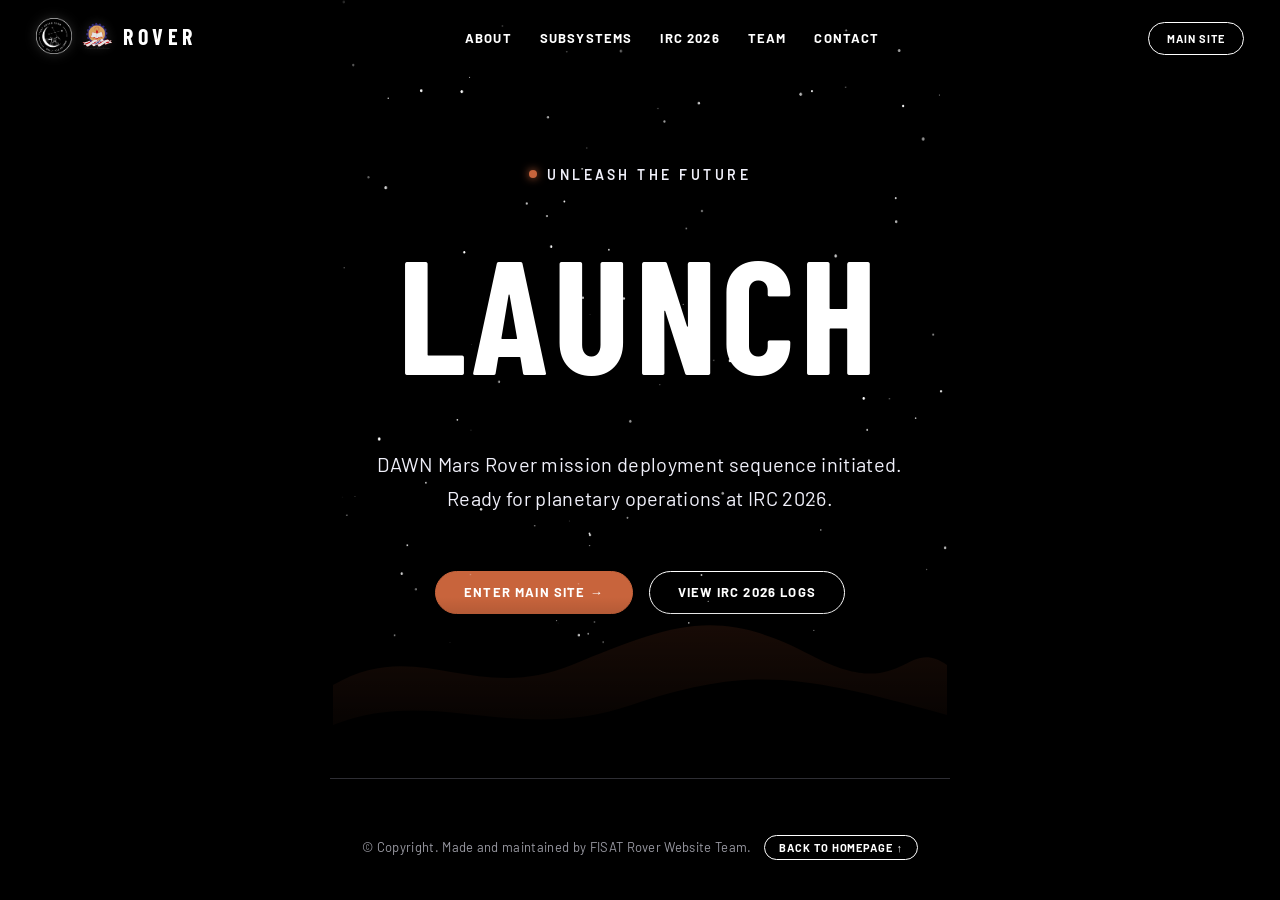
<file: pages/launch/index.html>
<!DOCTYPE html>
<html lang="en">
<head>
  <meta charset="utf-8">
  <meta name="viewport" content="width=device-width, initial-scale=1, viewport-fit=cover">
  <title>Mission Launch | DAWN – FISAT Rover Team</title>
  <meta name="description" content="Mission Launch Portal for DAWN Rover, FISAT Rover Team.">
  <meta name="theme-color" content="#000000">

  <!-- Favicons -->
  <link rel="apple-touch-icon" sizes="180x180" href="../../images/logo.png">
  <link rel="icon" type="image/png" sizes="32x32" href="../../images/logo.png">
  <link rel="icon" type="image/png" sizes="16x16" href="../../images/favicon-16x16.png">

  <!-- Google Fonts & Styles -->
  <link rel="preconnect" href="https://fonts.googleapis.com">
  <link rel="preconnect" href="https://fonts.gstatic.com" crossorigin>
  <link href="https://fonts.googleapis.com/css2?family=Barlow+Condensed:wght@500;600;700;800&family=Barlow:wght@300;400;500;600;700&display=swap" rel="stylesheet">
  <link rel="stylesheet" href="../../css/styles.css">
</head>
<body style="min-height: 100vh; display: flex; flex-direction: column; justify-content: space-between">
  <!-- Scroll Reading Progress Bar -->
  <div id="prog" aria-hidden="true"></div>

  <!-- Header & Navigation -->
  <nav id="nav">
    <div class="brand-wrapper">
      <a href="../../index.html" class="brand" aria-label="FISAT Rover Home">
        <img src="../../images/logo.png" alt="DAWN Rover Logo" class="brand-logo">
        <img src="../../images/FISAT_LOGO.png" alt="FISAT College Logo" class="brand-logo fisat">
        <span>ROVER</span>
      </a>
    </div>

    <ul>
      <li><a href="../../index.html#about">About</a></li>
      <li><a href="../../index.html#teams">Subsystems</a></li>
      <li><a href="../../irc.html">IRC 2026</a></li>
      <li><a href="../../team.html">Team</a></li>
      <li><a href="../../index.html#contact">Contact</a></li>
    </ul>

    <div class="nav-actions">
      <a class="btn btn-sm" href="../../index.html">Main Site</a>
    </div>
  </nav>

  <!-- Launch Hero -->
  <section id="top" class="band" style="min-height: 85vh; text-align: center; align-items: center; justify-content: center">
    <canvas id="stars" aria-hidden="true"></canvas>

    <svg class="ground" viewBox="0 0 1440 200" preserveAspectRatio="none" aria-hidden="true">
      <path d="M0 120 C200 70 330 140 560 100 S900 40 1120 90 1340 70 1440 100 V200 H0Z" fill="#1c0d07"/>
      <path d="M0 160 C240 120 420 180 700 140 S1100 110 1440 150 V200 H0Z" fill="#000000"/>
    </svg>

    <span class="sub" style="margin-bottom: 12px">Unleash The Future</span>
    <h1 id="h1" class="split-rise" style="font-size: clamp(64px, 14vw, 160px)">LAUNCH</h1>
    <p style="font-size: 20px; color: var(--mute); max-width: 50ch; margin: 20px auto">
      DAWN Mars Rover mission deployment sequence initiated. Ready for planetary operations at IRC 2026.
    </p>

    <div class="hero-actions" style="justify-content: center">
      <a class="btn btn-primary" href="../../index.html">Enter Main Site &rarr;</a>
      <a class="btn" href="../../irc.html">View IRC 2026 Logs</a>
    </div>
  </section>

  <!-- Footer & Contact -->
  <footer id="contact" style="padding-top: 32px">
    <div class="copy" style="border: none; margin: 0">
      <span>&copy; Copyright. Made and maintained by FISAT Rover Website Team.</span>
      <a href="../../index.html" class="btn btn-sm" style="padding: 6px 14px">Back to Homepage &uarr;</a>
    </div>
  </footer>

  <script src="../../js/dawn.js"></script>
</body>
</html>
</file>
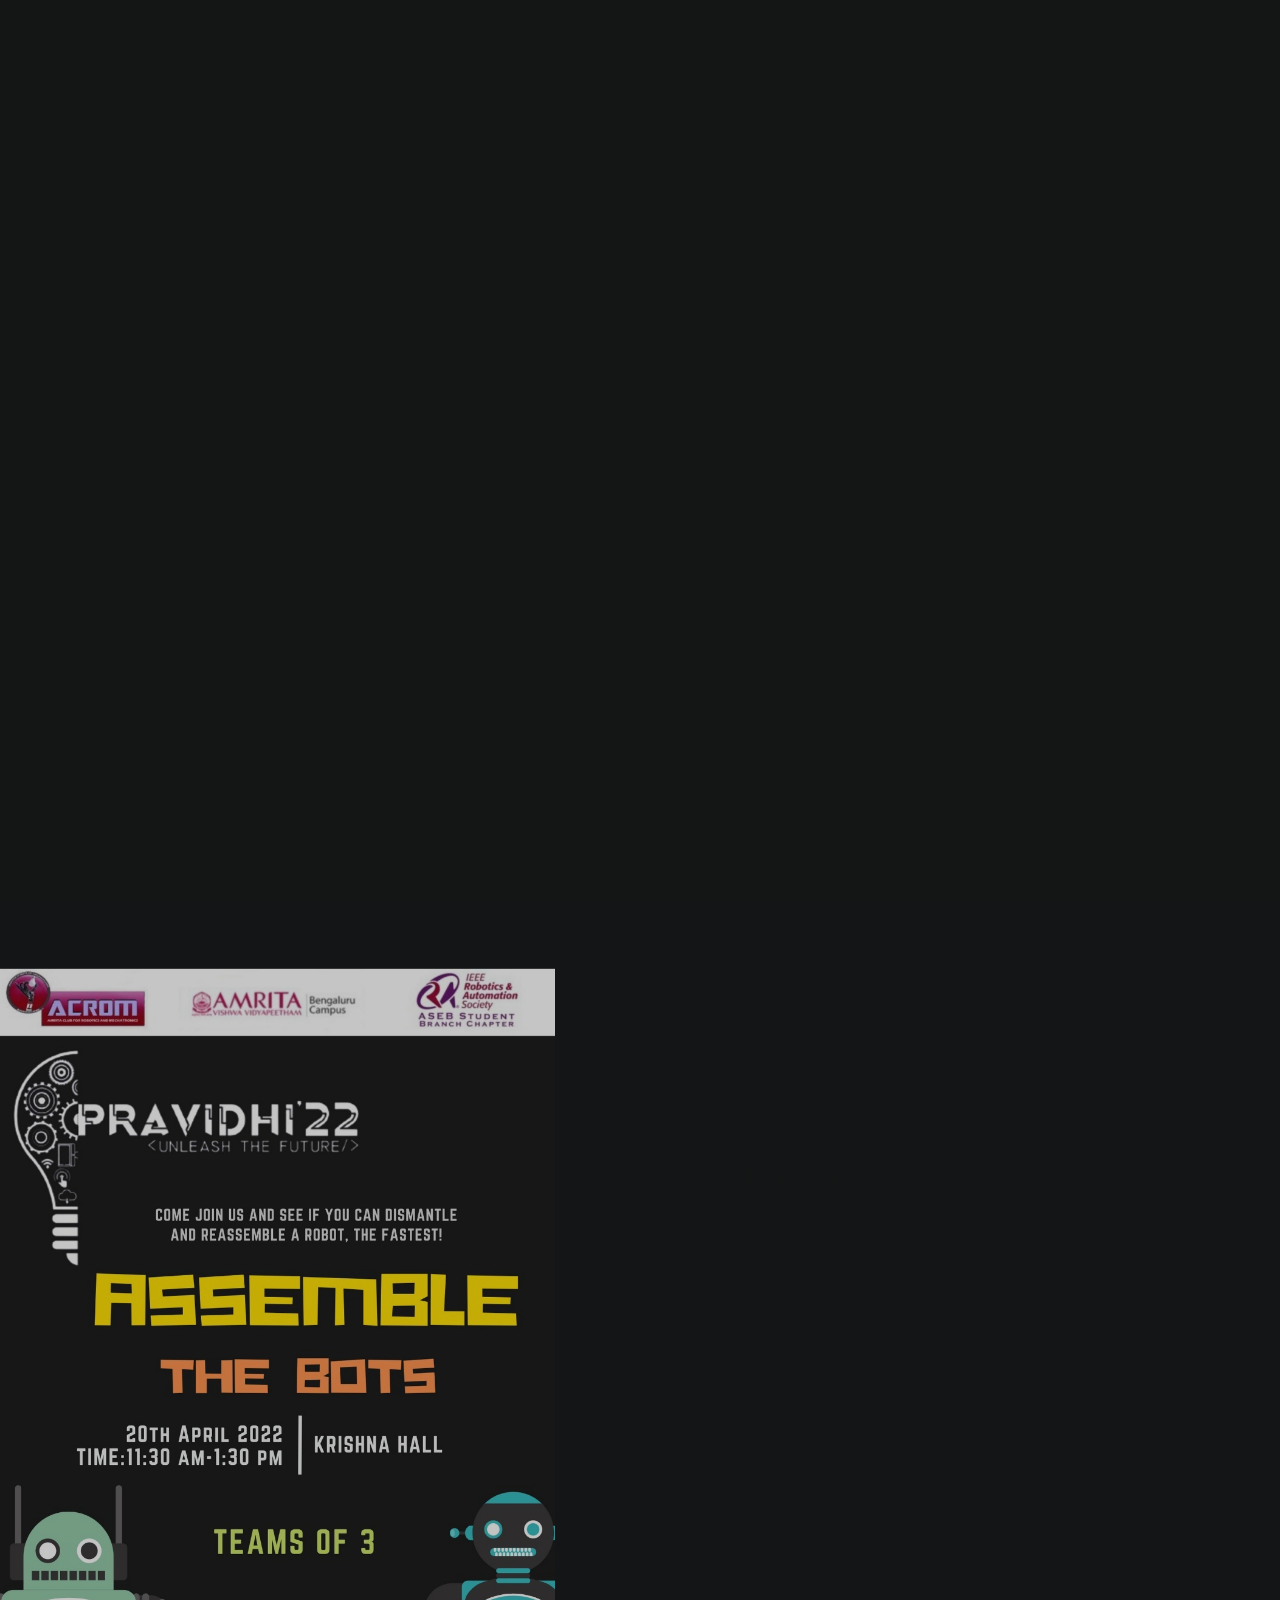
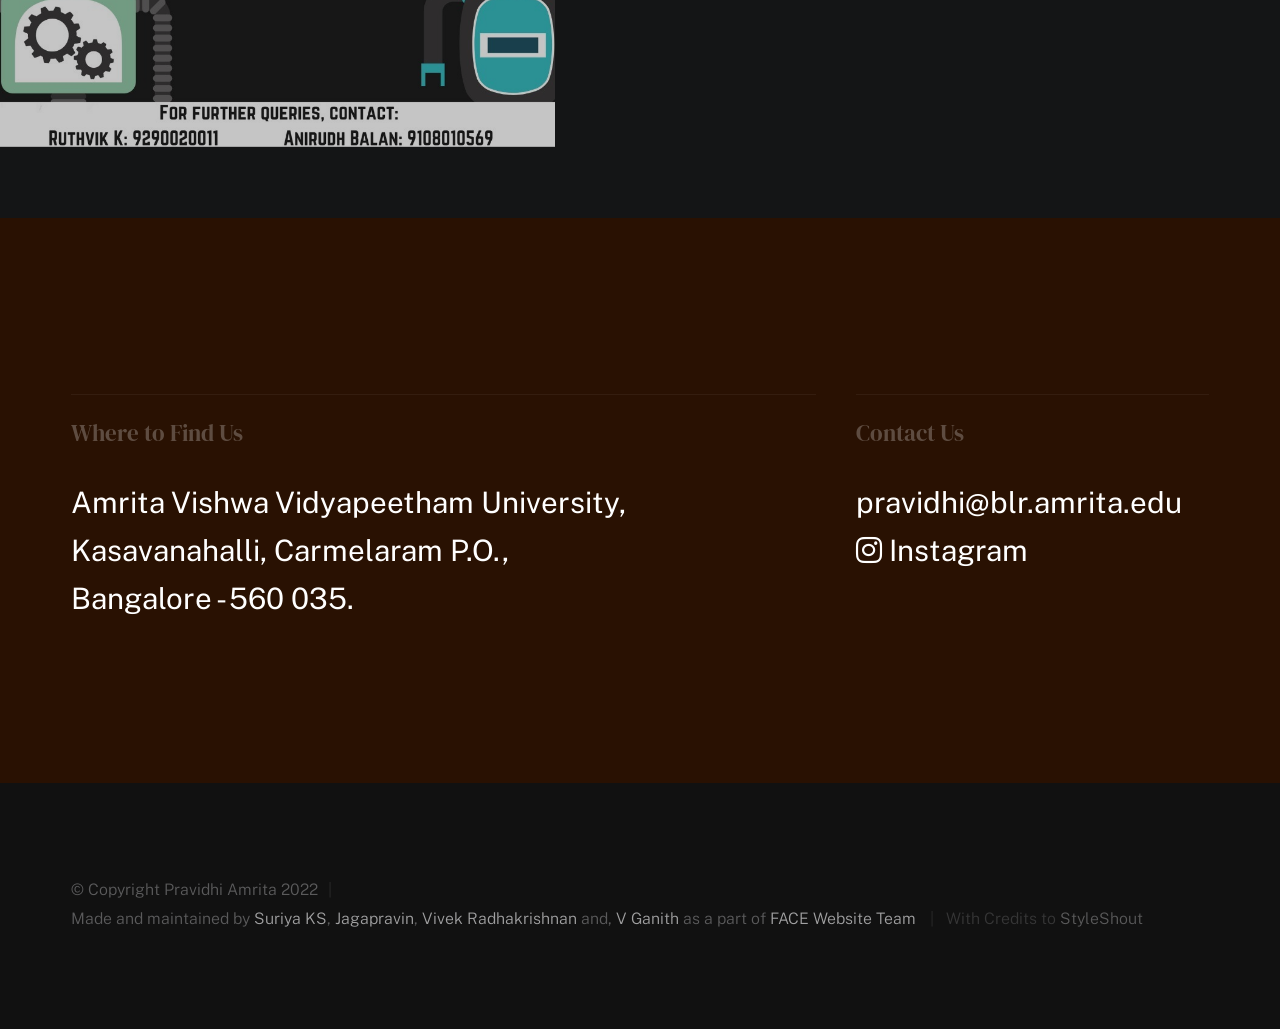
<file: pages/events/assemble-the-bots/index.html>
<!DOCTYPE html>
<html class="no-js ss-preload" lang="en">
    <head>
        <!--- basic page needs
    ================================================== -->
        <meta charset="utf-8" />
        <title>Assemble the Bots</title>
        <meta name="description" content="" />
        <meta name="author" content="" />

        <!-- mobile specific metas
    ================================================== -->
        <meta name="viewport" content="width=device-width, initial-scale=1" />

        <!-- CSS
    ================================================== -->
        <link rel="stylesheet" href="./../css/vendor.css" />
        <link rel="stylesheet" href="./../css/styles.css" />
        <link rel="stylesheet" href="https://cdnjs.cloudflare.com/ajax/libs/font-awesome/6.1.1/css/all.min.css" integrity="sha512-KfkfwYDsLkIlwQp6LFnl8zNdLGxu9YAA1QvwINks4PhcElQSvqcyVLLD9aMhXd13uQjoXtEKNosOWaZqXgel0g==" crossorigin="anonymous" referrerpolicy="no-referrer" />
        <!-- favicons
    ================================================== -->
        <link rel="apple-touch-icon" sizes="180x180" href="./../../../images/apple-touch-icon.png" />
        <link rel="icon" type="image/png" sizes="32x32" href="./../../../images/favicon-32x32.png" />
        <link rel="icon" type="image/png" sizes="16x16" href="./../../../images/favicon-16x16.png" />
        <link rel="manifest" href="./../../../site.webmanifest" />
    </head>

    <body id="top">
        <!-- # preloader
    ================================================== -->
        <div id="preloader">
            <div id="loader"></div>
        </div>

        <!-- # page wrap
    ================================================== -->
        <div class="s-pagewrap">
            <div class="circles">
                <span></span>
                <span></span>
                <span></span>
                <span></span>
                <span></span>
            </div>

            <!-- ## site header
        ================================================== -->
            <header class="s-header">
                <div class="header-mobile">
                    <span class="mobile-home-link"><a href="./../../../index.html">Pravidhi</a></span>
                    <a class="mobile-menu-toggle" href="#0"><span>Menu</span></a>
                </div>

                <div class="row wide main-nav-wrap">
                    <nav class="column lg-12 main-nav">
                        <ul>
                            <li><a href="./../../../index.html" class="home-link">Pravidhi</a></li>
                            <li class="current"><a href="#intro" class="smoothscroll">Intro</a></li>
                            <li><a href="#about" class="smoothscroll">Details</a></li>
                            <li><a href="#contact" class="smoothscroll">Contact</a></li>
                        </ul>
                    </nav>
                </div>
            </header>
            <!-- end s-header -->

            <!-- ## main content
        ==================================================- -->
            <main class="s-content">
                <!-- ### intro
            ================================================== -->
                <section id="intro" class="s-intro target-section">
                    <div class="row intro-content wide">
                        <div class="column">
                            <div class="text-pretitle with-line">ACROM-IEEE RAS</div>

                            <h1 class="text-huge-title">Assemble the Bots</h1>
                        </div>

                        <ul class="intro-social">
                            <li><a href="./../../../index.html">Home</a></li>
                            <li><a href="./../../../index.html#events-timeline">Timeline</a></li>
                            <li><a href="./../../registration/group/index.php">Register</a></li>
                        </ul>
                    </div>
                    <!-- end intro content -->

                    <a href="#about" class="intro-scrolldown smoothscroll">
                        <svg
                            width="24"
                            height="24"
                            viewBox="0 0 24 24"
                            xmlns="http://www.w3.org/2000/svg"
                            fill-rule="evenodd"
                            clip-rule="evenodd"
                        >
                            <path
                                d="M11 21.883l-6.235-7.527-.765.644 7.521 9 7.479-9-.764-.645-6.236 7.529v-21.884h-1v21.883z"
                            />
                        </svg>
                    </a>
                </section>
                <!-- end s-intro -->

                <!-- ### about
            ================================================== -->
                <section id="about" class="s-about target-section">
                    <div class="row about-info wide" data-animate-block>
                        <div class="column lg-6 md-12 about-info__pic-block">
                            <img
                                src="./images/assemble-the-bots.jpeg"
                                srcset="
                                    ./images/assemble-the-bots.jpeg 1x,
                                    ./images/assemble-the-bots.jpeg 2x
                                "
                                alt=""
                                class="about-info__pic"
                                data-animate-el
                            />
                        </div>

                        <div class="column lg-6 md-12 about-info__description-block">
                            <div class="about-info__text">
                                <h2 class="text-pretitle with-line" data-animate-el>Description</h2>
                                <p class="attention-getter" data-animate-el>
                                    Ever wondered what it takes to build a robot? How does a robot move
                                    without eyes? How does it feel without any senses?! Well, now is the time
                                    to think! <br />

                                    ACROM IEEE-RAS brings to you Assemble the bots. Join us to explore and
                                    fiddle with all the parts of a robot. Get a chance to learn its inner
                                    workings and how it is built! The event is open to teams of 3! Can you and
                                    your team dismantle and reassemble a robot the fastest?! Join us to find
                                    out!
                                    <a
                                        href="./../../registration/group/index.php"
                                        class="btn btn--medium u-fullwidth"
                                        data-animate-el
                                        >Register Now</a
                                    >
                                </p>
                            </div>
                        </div>
                    </div>
                    <!-- about-info -->

                    <!-- end about-timelines -->
                </section>
                <!-- end s-about -->

                <!-- contact
            ----------------------------------------------- -->
                <section id="contact" class="s-contact target-section">
                    <div class="row s-contact__infos">
                        <div class="column lg-8 md-6 stack-on-900 s-contact__block-address">
                            <h5 class="with-top-line">Where to Find Us</h5>

                            <p>
                                Amrita Vishwa Vidyapeetham University,<br />
                                Kasavanahalli, Carmelaram P.O., <br />
                                Bangalore - 560 035. <br />
                            </p>
                        </div>

                        <div class="column lg-4 md-12 stack-on-900 s-contact__block-number">
                            <h5 class="with-top-line">Contact Us</h5>

                            <ul class="s-contact__list">
                                <li><a href="mailto:pravidhi@blr.amrita.edu">pravidhi@blr.amrita.edu</a></li>
                                <li>
                                    <a href="https://www.instagram.com/pravidhi_aseb/">
                                        <i class="fa-brands fa-instagram"></i>
                                        <span>Instagram</span>
                                    </a>
                                </li>
                            </ul>
                        </div>
                    </div>
                    <!-- end s-contact__infos -->
                </section>
                <!-- end contact -->
                <!-- end s-content -->

                <!-- footer
        ================================================== -->
                <footer id="colophon" class="s-footer" style="padding-top: 100px">
                    <div class="row">
                        <div class="column lg-12 ss-copyright">
                            <span>&#169; Copyright Pravidhi Amrita 2022</span>
                            <span
                                >Made and maintained by
                                <a href="https://www.linkedin.com/in/suriya-2002/" target="_blank"
                                    >Suriya KS</a
                                >,
                                <a href="https://www.linkedin.com/in/jaga-pravin-b61a75195/" target="_blank"
                                    >Jagapravin</a
                                >,
                                <a
                                    href="https://www.linkedin.com/in/vivek-radhakrishnan-9a1a18207/"
                                    target="_blank"
                                    >Vivek Radhakrishnan</a
                                >
                                and,
                                <a href="https://www.linkedin.com/in/v-ganith/" target="_blank">V Ganith</a>
                                as a part of
                                <a href="#" target="_blank">FACE Website Team</a>
                            </span>
                            <span style="opacity: 0.5"
                                >With Credits to
                                <a href="https://www.styleshout.com/" target="_blank">StyleShout</a></span
                            >
                        </div>
                    </div>

                    <div class="ss-go-top">
                        <a class="smoothscroll" title="Back to Top" href="#top">
                            <svg
                                xmlns="http://www.w3.org/2000/svg"
                                width="24"
                                height="24"
                                viewBox="0 0 24 24"
                                style="fill: rgba(0, 0, 0, 1)"
                            >
                                <path d="M6 4h12v2H6zm5 10v6h2v-6h5l-6-6-6 6z"></path>
                            </svg>
                        </a>
                    </div>
                    <!-- end ss-go-top -->
                </footer>
                <!-- end s-footer -->
            </main>
            <!-- end s-content -->
        </div>
        <!-- end -s-pagewrap -->

        <!-- Java Script
    ================================================== -->
        <script src="./../js/plugins.js"></script>
        <script src="./../js/main.js"></script>
    </body>
</html>
</file>
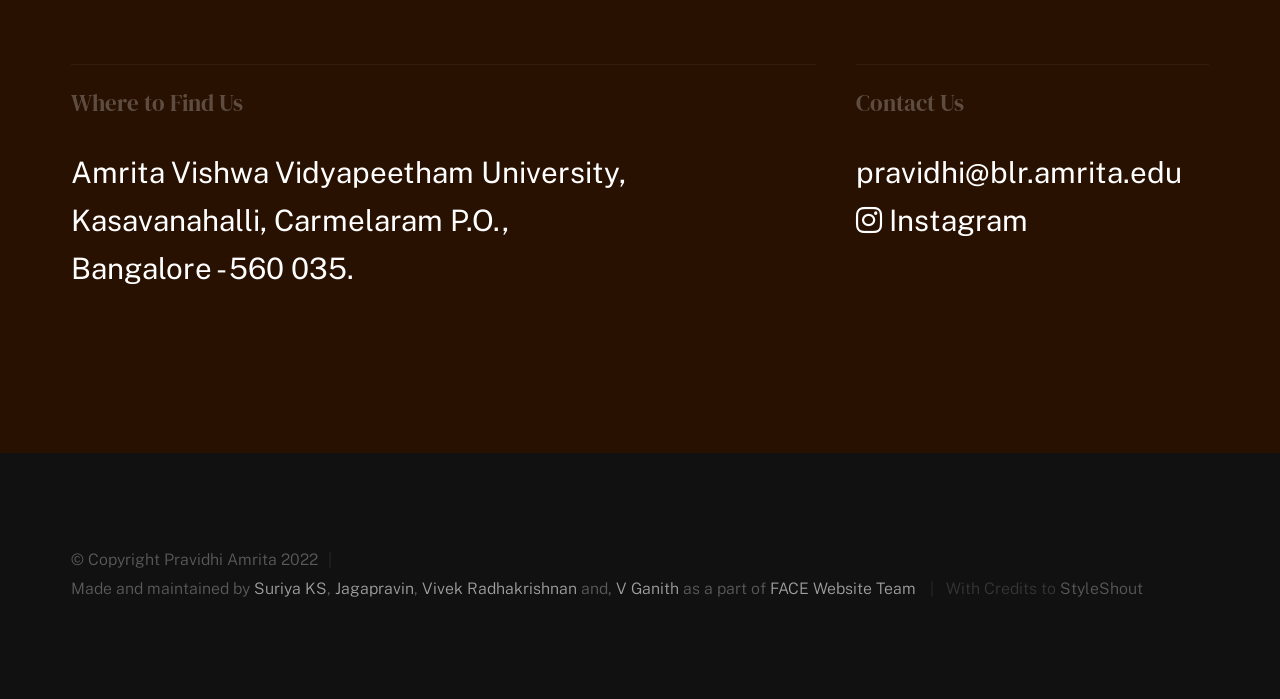
<file: pages/events/bgmi-championship/index.html>
<!DOCTYPE html>
<html class="no-js ss-preload" lang="en">
    <head>
        <!--- basic page needs
    ================================================== -->
        <meta charset="utf-8" />
        <title>BGMI Championship</title>
        <meta name="description" content="" />
        <meta name="author" content="" />

        <!-- mobile specific metas
    ================================================== -->
        <meta name="viewport" content="width=device-width, initial-scale=1" />

        <!-- CSS
    ================================================== -->
        <link rel="stylesheet" href="./../css/vendor.css" />
        <link rel="stylesheet" href="./../css/styles.css" />
        <link rel="stylesheet" href="https://cdnjs.cloudflare.com/ajax/libs/font-awesome/6.1.1/css/all.min.css" integrity="sha512-KfkfwYDsLkIlwQp6LFnl8zNdLGxu9YAA1QvwINks4PhcElQSvqcyVLLD9aMhXd13uQjoXtEKNosOWaZqXgel0g==" crossorigin="anonymous" referrerpolicy="no-referrer" />
        <!-- favicons
    ================================================== -->
        <link rel="apple-touch-icon" sizes="180x180" href="./../../../images/apple-touch-icon.png" />
        <link rel="icon" type="image/png" sizes="32x32" href="./../../../images/favicon-32x32.png" />
        <link rel="icon" type="image/png" sizes="16x16" href="./../../../images/favicon-16x16.png" />
        <link rel="manifest" href="./../../../site.webmanifest" />
    </head>

    <body id="top">
        <!-- # preloader
    ================================================== -->
        <div id="preloader">
            <div id="loader"></div>
        </div>

        <!-- # page wrap
    ================================================== -->
        <div class="s-pagewrap">
            <div class="circles">
                <span></span>
                <span></span>
                <span></span>
                <span></span>
                <span></span>
            </div>

            <!-- ## site header
        ================================================== -->
            <header class="s-header">
                <div class="header-mobile">
                    <span class="mobile-home-link"><a href="./../../../index.html">Pravidhi</a></span>
                    <a class="mobile-menu-toggle" href="#0"><span>Menu</span></a>
                </div>

                <div class="row wide main-nav-wrap">
                    <nav class="column lg-12 main-nav">
                        <ul>
                            <li><a href="./../../../index.html" class="home-link">Pravidhi</a></li>
                            <li class="current"><a href="#intro" class="smoothscroll">Intro</a></li>
                            <li><a href="#about" class="smoothscroll">Details</a></li>
                            <li><a href="#contact" class="smoothscroll">Contact</a></li>
                        </ul>
                    </nav>
                </div>
            </header>
            <!-- end s-header -->

            <!-- ## main content
        ==================================================- -->
            <main class="s-content">
                <!-- ### intro
            ================================================== -->
                <section id="intro" class="s-intro target-section">
                    <div class="row intro-content wide">
                        <div class="column">
                            <div class="text-pretitle with-line">FORGE</div>

                            <h1 class="text-huge-title">BGMI Championship</h1>
                        </div>

                        <ul class="intro-social">
                            <li><a href="./../../../index.html">Home</a></li>
                            <li><a href="./../../../index.html#events-timeline">Timeline</a></li>
                            <li><a href="./../../registration/group/index.php">Register</a></li>
                        </ul>
                    </div>
                    <!-- end intro content -->

                    <a href="#about" class="intro-scrolldown smoothscroll">
                        <svg
                            width="24"
                            height="24"
                            viewBox="0 0 24 24"
                            xmlns="http://www.w3.org/2000/svg"
                            fill-rule="evenodd"
                            clip-rule="evenodd"
                        >
                            <path
                                d="M11 21.883l-6.235-7.527-.765.644 7.521 9 7.479-9-.764-.645-6.236 7.529v-21.884h-1v21.883z"
                            />
                        </svg>
                    </a>
                </section>
                <!-- end s-intro -->

                <!-- ### about
            ================================================== -->
                <section id="about" class="s-about target-section">
                    <div class="row about-info wide" data-animate-block>
                        <div class="column lg-6 md-12 about-info__pic-block">
                            <img
                                src="./images/bgmi-championship.png"
                                srcset="./images/bgmi-championship.png 1x, ./images/bgmi-championship.png 2x"
                                alt=""
                                class="about-info__pic"
                                data-animate-el
                            />
                        </div>

                        <div class="column lg-6 md-12 about-info__description-block">
                            <div class="about-info__text">
                                <h2 class="text-pretitle with-line" data-animate-el>Description</h2>
                                <p class="attention-getter" data-animate-el>
                                    A fast paced, multilevel, score based battle royale championship. The
                                    multiplayer game will test the skills of individual players and integrity
                                    of their teams.
                                </p>
                                <a
                                    href="./../../registration/group/index.php"
                                    class="btn btn--medium u-fullwidth"
                                    data-animate-el
                                    >Register Now</a
                                >
                            </div>
                        </div>
                    </div>
                    <!-- about-info -->

                    <!-- end about-timelines -->
                </section>
                <!-- end s-about -->

                <!-- contact
            ----------------------------------------------- -->
                <section id="contact" class="s-contact target-section">
                    <div class="row s-contact__infos">
                        <div class="column lg-8 md-6 stack-on-900 s-contact__block-address">
                            <h5 class="with-top-line">Where to Find Us</h5>

                            <p>
                                Amrita Vishwa Vidyapeetham University,<br />
                                Kasavanahalli, Carmelaram P.O., <br />
                                Bangalore - 560 035. <br />
                            </p>
                        </div>

                        <div class="column lg-4 md-12 stack-on-900 s-contact__block-number">
                            <h5 class="with-top-line">Contact Us</h5>

                            <ul class="s-contact__list">
                                <li><a href="mailto:pravidhi@blr.amrita.edu">pravidhi@blr.amrita.edu</a></li>
                                <li>
                                    <a href="https://www.instagram.com/pravidhi_aseb/">
                                        <i class="fa-brands fa-instagram"></i>
                                        <span>Instagram</span>
                                    </a>
                                </li>
                            </ul>
                        </div>
                    </div>
                    <!-- end s-contact__infos -->
                </section>
                <!-- end contact -->
                <!-- end s-content -->

                <!-- footer
        ================================================== -->
                <footer id="colophon" class="s-footer" style="padding-top: 100px">
                    <div class="row">
                        <div class="column lg-12 ss-copyright">
                            <span>&#169; Copyright Pravidhi Amrita 2022</span>
                            <span
                                >Made and maintained by
                                <a href="https://www.linkedin.com/in/suriya-2002/" target="_blank"
                                    >Suriya KS</a
                                >,
                                <a href="https://www.linkedin.com/in/jaga-pravin-b61a75195/" target="_blank"
                                    >Jagapravin</a
                                >,
                                <a
                                    href="https://www.linkedin.com/in/vivek-radhakrishnan-9a1a18207/"
                                    target="_blank"
                                    >Vivek Radhakrishnan</a
                                >
                                and,
                                <a href="https://www.linkedin.com/in/v-ganith/" target="_blank">V Ganith</a>
                                as a part of
                                <a href="#" target="_blank">FACE Website Team</a>
                            </span>
                            <span style="opacity: 0.5"
                                >With Credits to
                                <a href="https://www.styleshout.com/" target="_blank">StyleShout</a></span
                            >
                        </div>
                    </div>

                    <div class="ss-go-top">
                        <a class="smoothscroll" title="Back to Top" href="#top">
                            <svg
                                xmlns="http://www.w3.org/2000/svg"
                                width="24"
                                height="24"
                                viewBox="0 0 24 24"
                                style="fill: rgba(0, 0, 0, 1)"
                            >
                                <path d="M6 4h12v2H6zm5 10v6h2v-6h5l-6-6-6 6z"></path>
                            </svg>
                        </a>
                    </div>
                    <!-- end ss-go-top -->
                </footer>
                <!-- end s-footer -->
            </main>
            <!-- end s-content -->
        </div>
        <!-- end -s-pagewrap -->

        <!-- Java Script
    ================================================== -->
        <script src="./../js/plugins.js"></script>
        <script src="./../js/main.js"></script>
    </body>
</html>
</file>
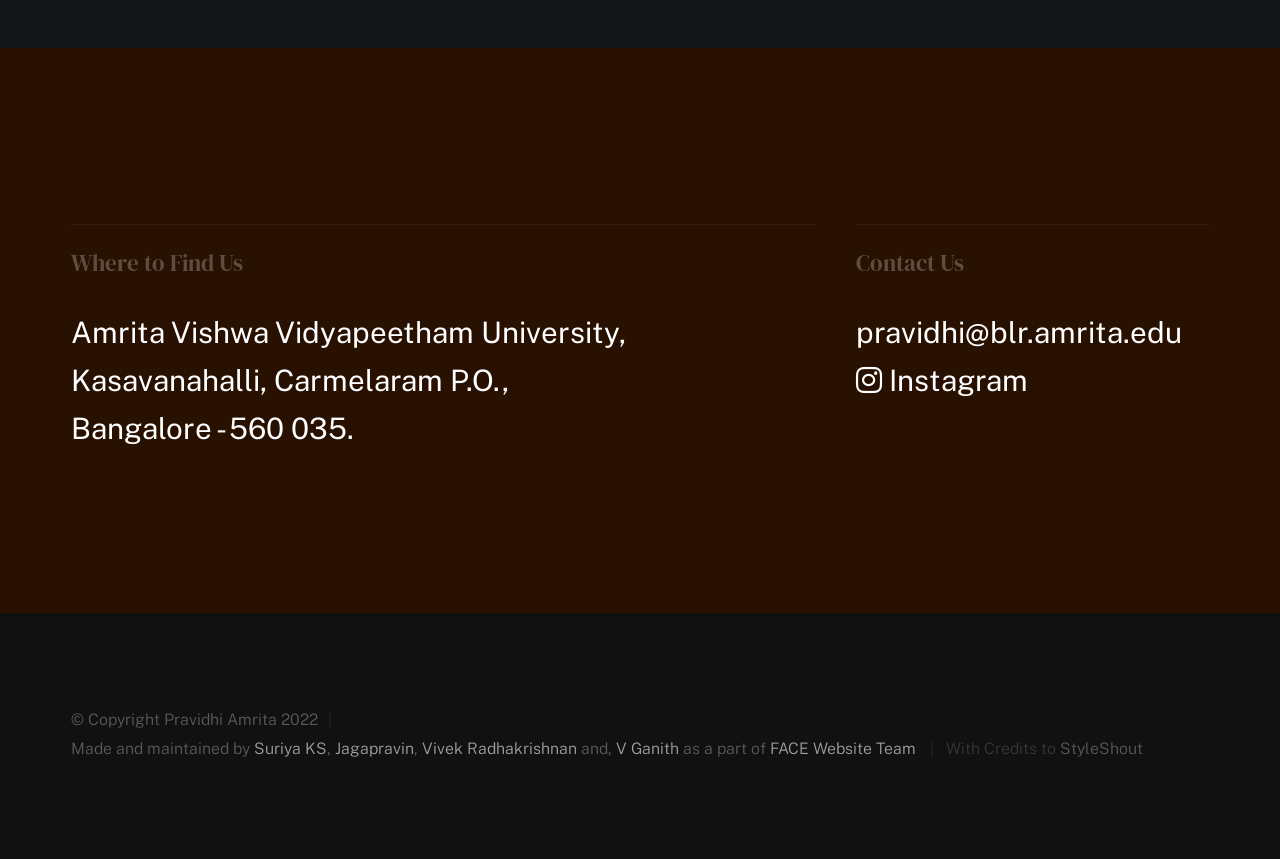
<file: pages/events/bizquiz/index.html>
<!DOCTYPE html>
<html class="no-js ss-preload" lang="en">
    <head>
        <!--- basic page needs
    ================================================== -->
        <meta charset="utf-8" />
        <title>BizQuiz</title>
        <meta name="description" content="" />
        <meta name="author" content="" />

        <!-- mobile specific metas
    ================================================== -->
        <meta name="viewport" content="width=device-width, initial-scale=1" />

        <!-- CSS
    ================================================== -->
        <link rel="stylesheet" href="./../css/vendor.css" />
        <link rel="stylesheet" href="./../css/styles.css" />
        <link rel="stylesheet" href="https://cdnjs.cloudflare.com/ajax/libs/font-awesome/6.1.1/css/all.min.css" integrity="sha512-KfkfwYDsLkIlwQp6LFnl8zNdLGxu9YAA1QvwINks4PhcElQSvqcyVLLD9aMhXd13uQjoXtEKNosOWaZqXgel0g==" crossorigin="anonymous" referrerpolicy="no-referrer" />
        <!-- favicons
    ================================================== -->
        <link rel="apple-touch-icon" sizes="180x180" href="./../../../images/apple-touch-icon.png" />
        <link rel="icon" type="image/png" sizes="32x32" href="./../../../images/favicon-32x32.png" />
        <link rel="icon" type="image/png" sizes="16x16" href="./../../../images/favicon-16x16.png" />
        <link rel="manifest" href="./../../../site.webmanifest" />
    </head>

    <body id="top">
        <!-- # preloader
    ================================================== -->
        <div id="preloader">
            <div id="loader"></div>
        </div>

        <!-- # page wrap
    ================================================== -->
        <div class="s-pagewrap">
            <div class="circles">
                <span></span>
                <span></span>
                <span></span>
                <span></span>
                <span></span>
            </div>

            <!-- ## site header
        ================================================== -->
            <header class="s-header">
                <div class="header-mobile">
                    <span class="mobile-home-link"><a href="./../../../index.html">Pravidhi</a></span>
                    <a class="mobile-menu-toggle" href="#0"><span>Menu</span></a>
                </div>

                <div class="row wide main-nav-wrap">
                    <nav class="column lg-12 main-nav">
                        <ul>
                            <li><a href="./../../../index.html" class="home-link">Pravidhi</a></li>
                            <li class="current"><a href="#intro" class="smoothscroll">Intro</a></li>
                            <li><a href="#about" class="smoothscroll">Details</a></li>
                            <li><a href="#contact" class="smoothscroll">Contact</a></li>
                        </ul>
                    </nav>
                </div>
            </header>
            <!-- end s-header -->

            <!-- ## main content
        ==================================================- -->
            <main class="s-content">
                <!-- ### intro
            ================================================== -->
                <section id="intro" class="s-intro target-section">
                    <div class="row intro-content wide">
                        <div class="column">
                            <div class="text-pretitle with-line">ACE</div>

                            <h1 class="text-huge-title">BizQuiz</h1>
                        </div>

                        <ul class="intro-social">
                            <li><a href="./../../../index.html">Home</a></li>
                            <li><a href="./../../../index.html#events-timeline">Timeline</a></li>
                            <li><a href="./../../registration/individual/index.php">Register</a></li>
                        </ul>
                    </div>
                    <!-- end intro content -->

                    <a href="#about" class="intro-scrolldown smoothscroll">
                        <svg
                            width="24"
                            height="24"
                            viewBox="0 0 24 24"
                            xmlns="http://www.w3.org/2000/svg"
                            fill-rule="evenodd"
                            clip-rule="evenodd"
                        >
                            <path
                                d="M11 21.883l-6.235-7.527-.765.644 7.521 9 7.479-9-.764-.645-6.236 7.529v-21.884h-1v21.883z"
                            />
                        </svg>
                    </a>
                </section>
                <!-- end s-intro -->

                <!-- ### about
            ================================================== -->
                <section id="about" class="s-about target-section">
                    <div class="row about-info wide" data-animate-block>
                        <div class="column lg-6 md-12 about-info__pic-block">
                            <img
                                src="./images/bizquiz.png"
                                srcset="./images/bizquiz.png 1x, ./images/bizquiz.png 2x"
                                alt=""
                                class="about-info__pic"
                                data-animate-el
                            />
                        </div>

                        <div class="column lg-6 md-12 about-info__description-block">
                            <div class="about-info__text">
                                <h2 class="text-pretitle with-line" data-animate-el>Description</h2>
                                <p class="attention-getter" data-animate-el>
                                    Now this is what you’d want to be looking forward to. Be it the creatively
                                    conceived metaphors in economics or the infamous trivia behind the logos
                                    of prominent conglomerates, if you think you know it all and much more, we
                                    really, really want to know if you do. Try getting yourself tested, or be
                                    assured the Biz aka Business quiz would make you know what you didn’t.
                                </p>
                                <a
                                    href="./../../registration/individual/index.php"
                                    class="btn btn--medium u-fullwidth"
                                    data-animate-el
                                    >Register Now</a
                                >
                            </div>
                        </div>
                    </div>
                    <!-- about-info -->

                    <!-- end about-timelines -->
                </section>
                <!-- end s-about -->

                <!-- contact
            ----------------------------------------------- -->
                <section id="contact" class="s-contact target-section">
                    <div class="row s-contact__infos">
                        <div class="column lg-8 md-6 stack-on-900 s-contact__block-address">
                            <h5 class="with-top-line">Where to Find Us</h5>

                            <p>
                                Amrita Vishwa Vidyapeetham University,<br />
                                Kasavanahalli, Carmelaram P.O., <br />
                                Bangalore - 560 035. <br />
                            </p>
                        </div>

                        <div class="column lg-4 md-12 stack-on-900 s-contact__block-number">
                            <h5 class="with-top-line">Contact Us</h5>

                            <ul class="s-contact__list">
                                <li><a href="mailto:pravidhi@blr.amrita.edu">pravidhi@blr.amrita.edu</a></li>
                                <li>
                                    <a href="https://www.instagram.com/pravidhi_aseb/">
                                        <i class="fa-brands fa-instagram"></i>
                                        <span>Instagram</span>
                                    </a>
                                </li>
                            </ul>
                        </div>
                    </div>
                    <!-- end s-contact__infos -->
                </section>
                <!-- end contact -->
                <!-- end s-content -->

                <!-- footer
        ================================================== -->
                <footer id="colophon" class="s-footer" style="padding-top: 100px">
                    <div class="row">
                        <div class="column lg-12 ss-copyright">
                            <span>&#169; Copyright Pravidhi Amrita 2022</span>
                            <span
                                >Made and maintained by
                                <a href="https://www.linkedin.com/in/suriya-2002/" target="_blank"
                                    >Suriya KS</a
                                >,
                                <a href="https://www.linkedin.com/in/jaga-pravin-b61a75195/" target="_blank"
                                    >Jagapravin</a
                                >,
                                <a
                                    href="https://www.linkedin.com/in/vivek-radhakrishnan-9a1a18207/"
                                    target="_blank"
                                    >Vivek Radhakrishnan</a
                                >
                                and,
                                <a href="https://www.linkedin.com/in/v-ganith/" target="_blank">V Ganith</a>
                                as a part of
                                <a href="#" target="_blank">FACE Website Team</a>
                            </span>
                            <span style="opacity: 0.5"
                                >With Credits to
                                <a href="https://www.styleshout.com/" target="_blank">StyleShout</a></span
                            >
                        </div>
                    </div>

                    <div class="ss-go-top">
                        <a class="smoothscroll" title="Back to Top" href="#top">
                            <svg
                                xmlns="http://www.w3.org/2000/svg"
                                width="24"
                                height="24"
                                viewBox="0 0 24 24"
                                style="fill: rgba(0, 0, 0, 1)"
                            >
                                <path d="M6 4h12v2H6zm5 10v6h2v-6h5l-6-6-6 6z"></path>
                            </svg>
                        </a>
                    </div>
                    <!-- end ss-go-top -->
                </footer>
                <!-- end s-footer -->
            </main>
            <!-- end s-content -->
        </div>
        <!-- end -s-pagewrap -->

        <!-- Java Script
    ================================================== -->
        <script src="./../js/plugins.js"></script>
        <script src="./../js/main.js"></script>
    </body>
</html>
</file>
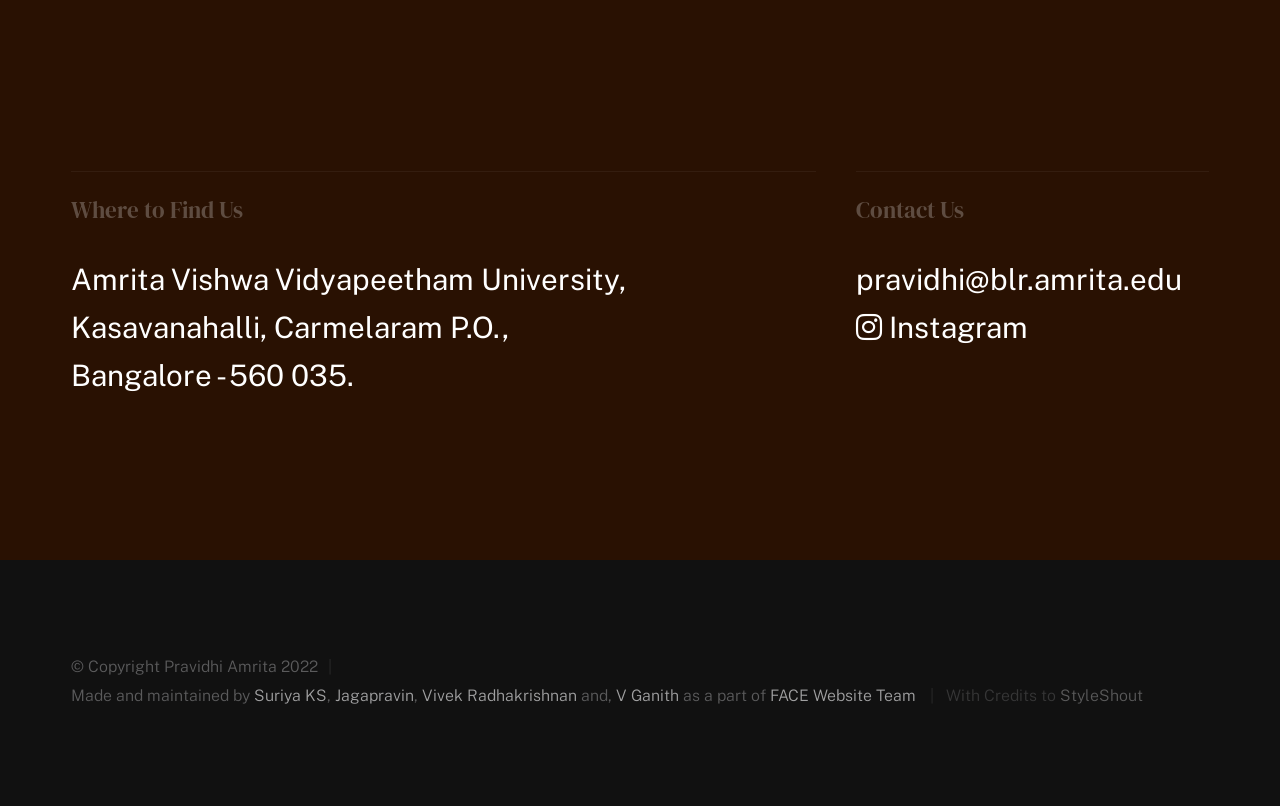
<file: pages/events/chess-tournament/index.html>
<!DOCTYPE html>
<html class="no-js ss-preload" lang="en">
    <head>
        <!--- basic page needs
    ================================================== -->
        <meta charset="utf-8" />
        <title>Chess Tournament</title>
        <meta name="description" content="" />
        <meta name="author" content="" />

        <!-- mobile specific metas
    ================================================== -->
        <meta name="viewport" content="width=device-width, initial-scale=1" />

        <!-- CSS
    ================================================== -->
        <link rel="stylesheet" href="./../css/vendor.css" />
        <link rel="stylesheet" href="./../css/styles.css" />
        <link rel="stylesheet" href="https://cdnjs.cloudflare.com/ajax/libs/font-awesome/6.1.1/css/all.min.css" integrity="sha512-KfkfwYDsLkIlwQp6LFnl8zNdLGxu9YAA1QvwINks4PhcElQSvqcyVLLD9aMhXd13uQjoXtEKNosOWaZqXgel0g==" crossorigin="anonymous" referrerpolicy="no-referrer" />
        <!-- favicons
    ================================================== -->
        <link rel="apple-touch-icon" sizes="180x180" href="./../../../images/apple-touch-icon.png" />
        <link rel="icon" type="image/png" sizes="32x32" href="./../../../images/favicon-32x32.png" />
        <link rel="icon" type="image/png" sizes="16x16" href="./../../../images/favicon-16x16.png" />
        <link rel="manifest" href="./../../../site.webmanifest" />
    </head>

    <body id="top">
        <!-- # preloader
    ================================================== -->
        <div id="preloader">
            <div id="loader"></div>
        </div>

        <!-- # page wrap
    ================================================== -->
        <div class="s-pagewrap">
            <div class="circles">
                <span></span>
                <span></span>
                <span></span>
                <span></span>
                <span></span>
            </div>

            <!-- ## site header
        ================================================== -->
            <header class="s-header">
                <div class="header-mobile">
                    <span class="mobile-home-link"><a href="./../../../index.html">Pravidhi</a></span>
                    <a class="mobile-menu-toggle" href="#0"><span>Menu</span></a>
                </div>

                <div class="row wide main-nav-wrap">
                    <nav class="column lg-12 main-nav">
                        <ul>
                            <li><a href="./../../../index.html" class="home-link">Pravidhi</a></li>
                            <li class="current"><a href="#intro" class="smoothscroll">Intro</a></li>
                            <li><a href="#about" class="smoothscroll">Details</a></li>
                            <li><a href="#contact" class="smoothscroll">Contact</a></li>
                        </ul>
                    </nav>
                </div>
            </header>
            <!-- end s-header -->

            <!-- ## main content
        ==================================================- -->
            <main class="s-content">
                <!-- ### intro
            ================================================== -->
                <section id="intro" class="s-intro target-section">
                    <div class="row intro-content wide">
                        <div class="column">
                            <div class="text-pretitle with-line">CodeChef ASEB</div>

                            <h1 class="text-huge-title">Chess Tournament</h1>
                        </div>

                        <ul class="intro-social">
                            <li><a href="./../../../index.html">Home</a></li>
                            <li><a href="./../../../index.html#events-timeline">Timeline</a></li>
                            <li><a href="./../../registration/individual/index.php">Register</a></li>
                        </ul>
                    </div>
                    <!-- end intro content -->

                    <a href="#about" class="intro-scrolldown smoothscroll">
                        <svg
                            width="24"
                            height="24"
                            viewBox="0 0 24 24"
                            xmlns="http://www.w3.org/2000/svg"
                            fill-rule="evenodd"
                            clip-rule="evenodd"
                        >
                            <path
                                d="M11 21.883l-6.235-7.527-.765.644 7.521 9 7.479-9-.764-.645-6.236 7.529v-21.884h-1v21.883z"
                            />
                        </svg>
                    </a>
                </section>
                <!-- end s-intro -->

                <!-- ### about
            ================================================== -->
                <section id="about" class="s-about target-section">
                    <div class="row about-info wide" data-animate-block>
                        <div class="column lg-6 md-12 about-info__pic-block">
                            <img
                                src="./images/chess-tournament.png"
                                srcset="./images/chess-tournament.png 1x, ./images/chess-tournament.png 2x"
                                alt=""
                                class="about-info__pic"
                                data-animate-el
                            />
                        </div>

                        <div class="column lg-6 md-12 about-info__description-block">
                            <div class="about-info__text">
                                <h2 class="text-pretitle with-line" data-animate-el>Description</h2>
                                <p class="attention-getter" data-animate-el>
                                    An Arena format Chess tournament. <br />
                                    Time limit is 2 hours. <br />
                                    Platform is LiChess.
                                </p>
                                <a
                                    href="./../../registration/individual/index.php"
                                    class="btn btn--medium u-fullwidth"
                                    data-animate-el
                                    >Register Now</a
                                >
                            </div>
                        </div>
                    </div>
                    <!-- about-info -->

                    <!-- end about-timelines -->
                </section>
                <!-- end s-about -->

                <!-- contact
            ----------------------------------------------- -->
                <section id="contact" class="s-contact target-section">
                    <div class="row s-contact__infos">
                        <div class="column lg-8 md-6 stack-on-900 s-contact__block-address">
                            <h5 class="with-top-line">Where to Find Us</h5>

                            <p>
                                Amrita Vishwa Vidyapeetham University,<br />
                                Kasavanahalli, Carmelaram P.O., <br />
                                Bangalore - 560 035. <br />
                            </p>
                        </div>

                        <div class="column lg-4 md-12 stack-on-900 s-contact__block-number">
                            <h5 class="with-top-line">Contact Us</h5>

                            <ul class="s-contact__list">
                                <li><a href="mailto:pravidhi@blr.amrita.edu">pravidhi@blr.amrita.edu</a></li>
                                <li>
                                    <a href="https://www.instagram.com/pravidhi_aseb/">
                                        <i class="fa-brands fa-instagram"></i>
                                        <span>Instagram</span>
                                    </a>
                                </li>
                            </ul>
                        </div>
                    </div>
                    <!-- end s-contact__infos -->
                </section>
                <!-- end contact -->
                <!-- end s-content -->

                <!-- footer
        ================================================== -->
                <footer id="colophon" class="s-footer" style="padding-top: 100px">
                    <div class="row">
                        <div class="column lg-12 ss-copyright">
                            <span>&#169; Copyright Pravidhi Amrita 2022</span>
                            <span
                                >Made and maintained by
                                <a href="https://www.linkedin.com/in/suriya-2002/" target="_blank"
                                    >Suriya KS</a
                                >,
                                <a href="https://www.linkedin.com/in/jaga-pravin-b61a75195/" target="_blank"
                                    >Jagapravin</a
                                >,
                                <a
                                    href="https://www.linkedin.com/in/vivek-radhakrishnan-9a1a18207/"
                                    target="_blank"
                                    >Vivek Radhakrishnan</a
                                >
                                and,
                                <a href="https://www.linkedin.com/in/v-ganith/" target="_blank">V Ganith</a>
                                as a part of
                                <a href="#" target="_blank">FACE Website Team</a>
                            </span>
                            <span style="opacity: 0.5"
                                >With Credits to
                                <a href="https://www.styleshout.com/" target="_blank">StyleShout</a></span
                            >
                        </div>
                    </div>

                    <div class="ss-go-top">
                        <a class="smoothscroll" title="Back to Top" href="#top">
                            <svg
                                xmlns="http://www.w3.org/2000/svg"
                                width="24"
                                height="24"
                                viewBox="0 0 24 24"
                                style="fill: rgba(0, 0, 0, 1)"
                            >
                                <path d="M6 4h12v2H6zm5 10v6h2v-6h5l-6-6-6 6z"></path>
                            </svg>
                        </a>
                    </div>
                    <!-- end ss-go-top -->
                </footer>
                <!-- end s-footer -->
            </main>
            <!-- end s-content -->
        </div>
        <!-- end -s-pagewrap -->

        <!-- Java Script
    ================================================== -->
        <script src="./../js/plugins.js"></script>
        <script src="./../js/main.js"></script>
    </body>
</html>
</file>
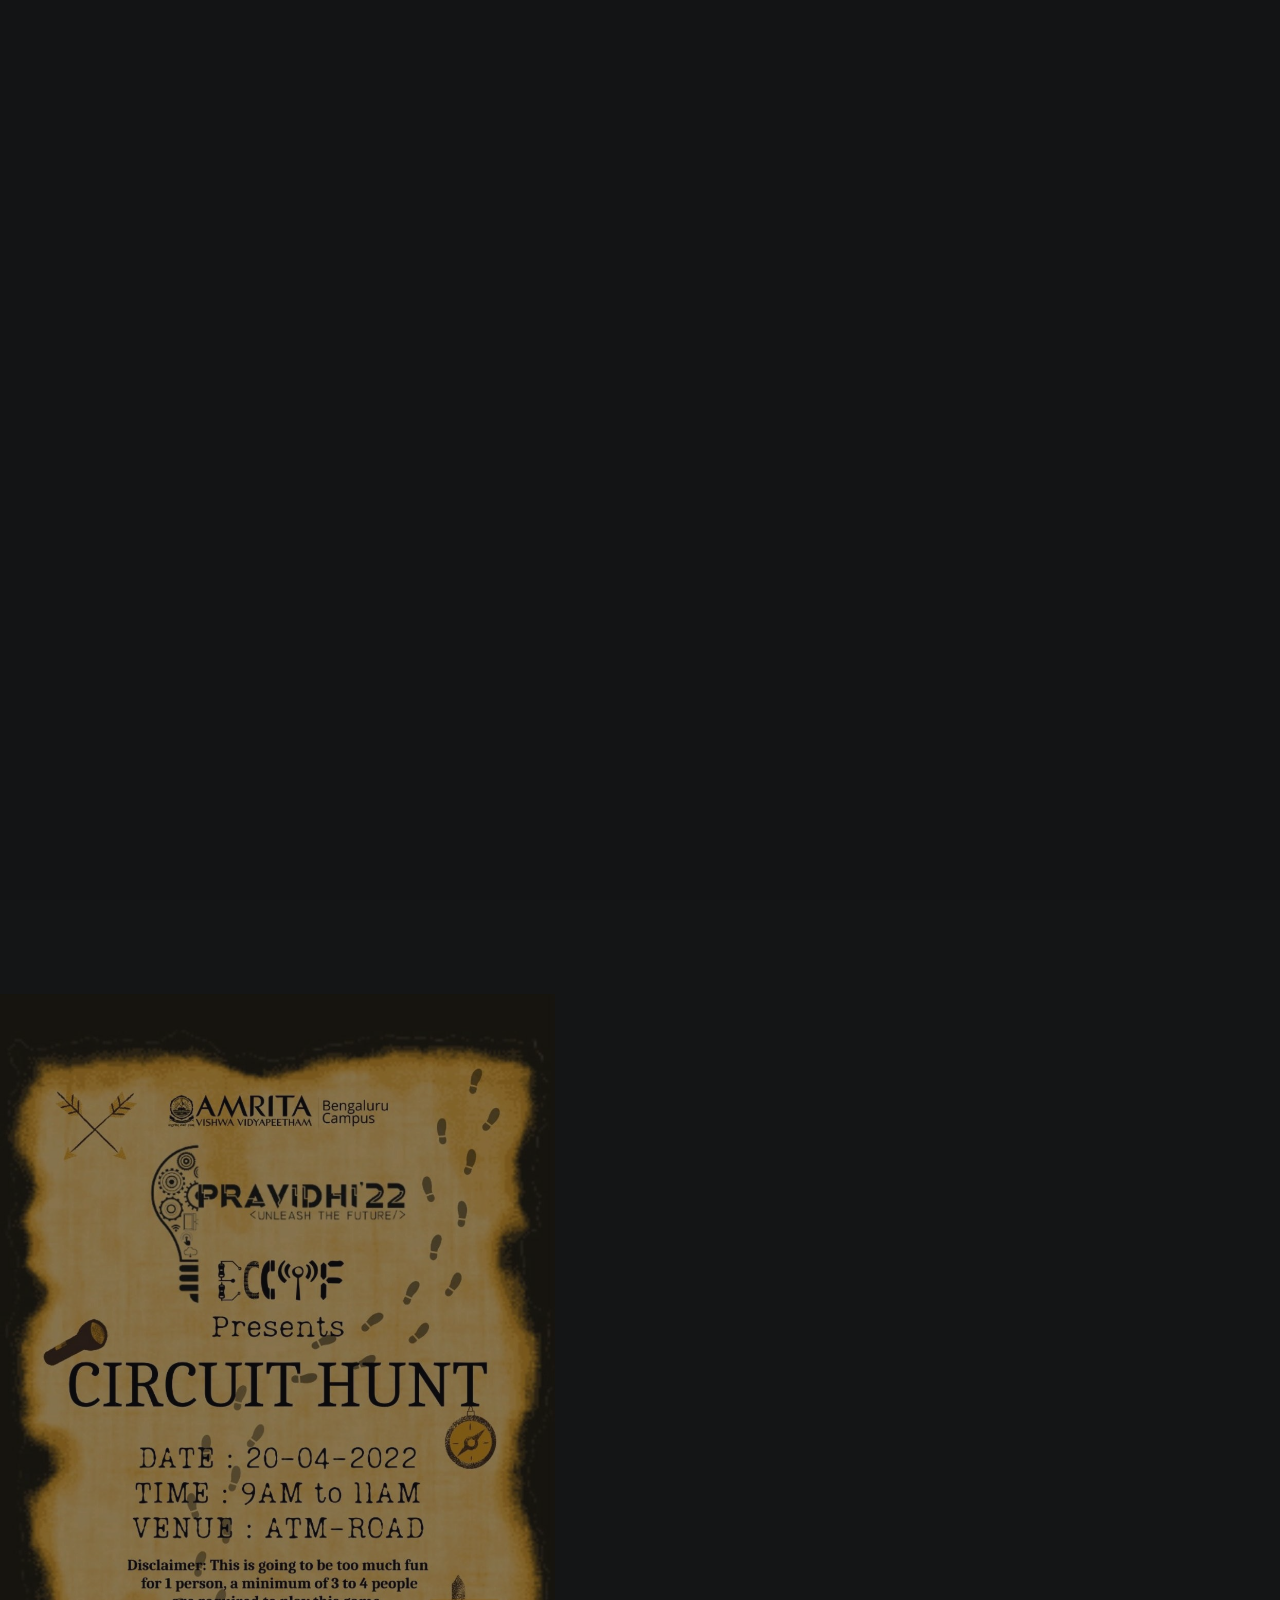
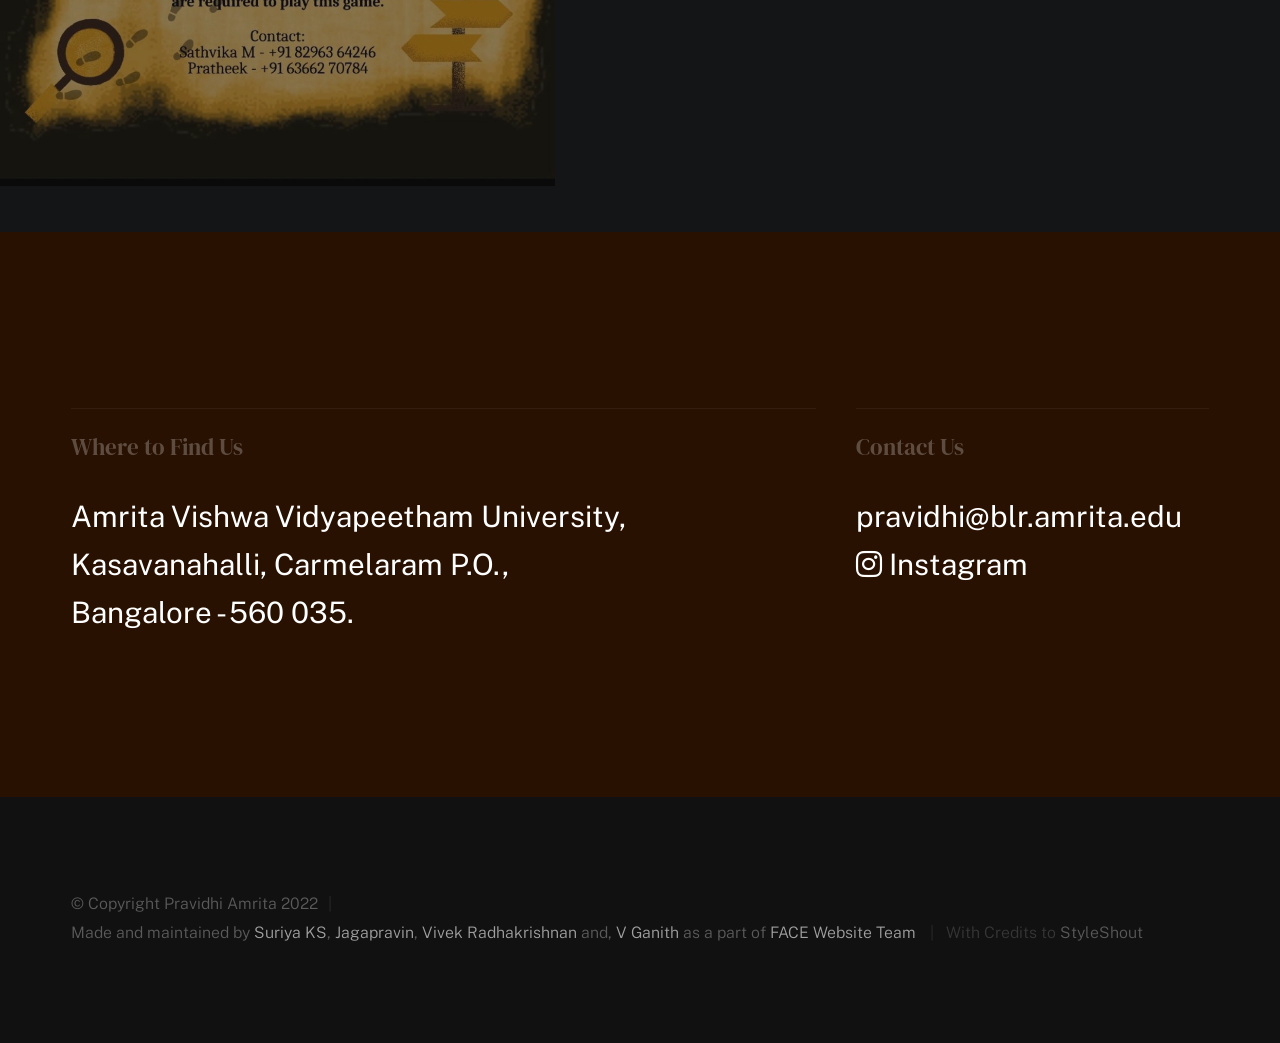
<file: pages/events/circuit-hunt/index.html>
<!DOCTYPE html>
<html class="no-js ss-preload" lang="en">
    <head>
        <!--- basic page needs
    ================================================== -->
        <meta charset="utf-8" />
        <title>Circuit Hunt</title>
        <meta name="description" content="" />
        <meta name="author" content="" />

        <!-- mobile specific metas
    ================================================== -->
        <meta name="viewport" content="width=device-width, initial-scale=1" />

        <!-- CSS
    ================================================== -->
        <link rel="stylesheet" href="./../css/vendor.css" />
        <link rel="stylesheet" href="./../css/styles.css" />
        <link rel="stylesheet" href="https://cdnjs.cloudflare.com/ajax/libs/font-awesome/6.1.1/css/all.min.css" integrity="sha512-KfkfwYDsLkIlwQp6LFnl8zNdLGxu9YAA1QvwINks4PhcElQSvqcyVLLD9aMhXd13uQjoXtEKNosOWaZqXgel0g==" crossorigin="anonymous" referrerpolicy="no-referrer" />
        <!-- favicons
    ================================================== -->
        <link rel="apple-touch-icon" sizes="180x180" href="./../../../images/apple-touch-icon.png" />
        <link rel="icon" type="image/png" sizes="32x32" href="./../../../images/favicon-32x32.png" />
        <link rel="icon" type="image/png" sizes="16x16" href="./../../../images/favicon-16x16.png" />
        <link rel="manifest" href="./../../../site.webmanifest" />
    </head>

    <body id="top">
        <!-- # preloader
    ================================================== -->
        <div id="preloader">
            <div id="loader"></div>
        </div>

        <!-- # page wrap
    ================================================== -->
        <div class="s-pagewrap">
            <div class="circles">
                <span></span>
                <span></span>
                <span></span>
                <span></span>
                <span></span>
            </div>

            <!-- ## site header
        ================================================== -->
            <header class="s-header">
                <div class="header-mobile">
                    <span class="mobile-home-link"><a href="./../../../index.html">Pravidhi</a></span>
                    <a class="mobile-menu-toggle" href="#0"><span>Menu</span></a>
                </div>

                <div class="row wide main-nav-wrap">
                    <nav class="column lg-12 main-nav">
                        <ul>
                            <li><a href="./../../../index.html" class="home-link">Pravidhi</a></li>
                            <li class="current"><a href="#intro" class="smoothscroll">Intro</a></li>
                            <li><a href="#about" class="smoothscroll">Details</a></li>
                            <li><a href="#contact" class="smoothscroll">Contact</a></li>
                        </ul>
                    </nav>
                </div>
            </header>
            <!-- end s-header -->

            <!-- ## main content
        ==================================================- -->
            <main class="s-content">
                <!-- ### intro
            ================================================== -->
                <section id="intro" class="s-intro target-section">
                    <div class="row intro-content wide">
                        <div class="column">
                            <div class="text-pretitle with-line">ECCIF</div>

                            <h1 class="text-huge-title">Circuit Hunt</h1>
                        </div>

                        <ul class="intro-social">
                            <li><a href="./../../../index.html">Home</a></li>
                            <li><a href="./../../../index.html#events-timeline">Timeline</a></li>
                            <li><a href="./../../registration/group/index.php">Register</a></li>
                        </ul>
                    </div>
                    <!-- end intro content -->

                    <a href="#about" class="intro-scrolldown smoothscroll">
                        <svg
                            width="24"
                            height="24"
                            viewBox="0 0 24 24"
                            xmlns="http://www.w3.org/2000/svg"
                            fill-rule="evenodd"
                            clip-rule="evenodd"
                        >
                            <path
                                d="M11 21.883l-6.235-7.527-.765.644 7.521 9 7.479-9-.764-.645-6.236 7.529v-21.884h-1v21.883z"
                            />
                        </svg>
                    </a>
                </section>
                <!-- end s-intro -->

                <!-- ### about
            ================================================== -->
                <section id="about" class="s-about target-section">
                    <div class="row about-info wide" data-animate-block>
                        <div class="column lg-6 md-12 about-info__pic-block">
                            <img
                                src="./images/circuit-hunt.png"
                                srcset="./images/circuit-hunt.png 1x, ./images/circuit-hunt.png 2x"
                                alt=""
                                class="about-info__pic"
                                data-animate-el
                            />
                        </div>

                        <div class="column lg-6 md-12 about-info__description-block">
                            <div class="about-info__text">
                                <h2 class="text-pretitle with-line" data-animate-el>Description</h2>
                                <p class="attention-getter" data-animate-el>
                                    It's basically a circuit building where the whole circuit is divided into
                                    5 components and the participants need to find those parts and wants to
                                    join them to a circuit
                                </p>
                                <a
                                    href="./../../registration/group/index.php"
                                    class="btn btn--medium u-fullwidth"
                                    data-animate-el
                                    >Register Now</a
                                >
                            </div>
                        </div>
                    </div>
                    <!-- about-info -->

                    <!-- end about-timelines -->
                </section>
                <!-- end s-about -->

                <!-- contact
            ----------------------------------------------- -->
                <section id="contact" class="s-contact target-section">
                    <div class="row s-contact__infos">
                        <div class="column lg-8 md-6 stack-on-900 s-contact__block-address">
                            <h5 class="with-top-line">Where to Find Us</h5>

                            <p>
                                Amrita Vishwa Vidyapeetham University,<br />
                                Kasavanahalli, Carmelaram P.O., <br />
                                Bangalore - 560 035. <br />
                            </p>
                        </div>

                        <div class="column lg-4 md-12 stack-on-900 s-contact__block-number">
                            <h5 class="with-top-line">Contact Us</h5>

                            <ul class="s-contact__list">
                                <li><a href="mailto:pravidhi@blr.amrita.edu">pravidhi@blr.amrita.edu</a></li>
                                <li>
                                    <a href="https://www.instagram.com/pravidhi_aseb/">
                                        <i class="fa-brands fa-instagram"></i>
                                        <span>Instagram</span>
                                    </a>
                                </li>
                            </ul>
                        </div>
                    </div>
                    <!-- end s-contact__infos -->
                </section>
                <!-- end contact -->
                <!-- end s-content -->

                <!-- footer
        ================================================== -->
                <footer id="colophon" class="s-footer" style="padding-top: 100px">
                    <div class="row">
                        <div class="column lg-12 ss-copyright">
                            <span>&#169; Copyright Pravidhi Amrita 2022</span>
                            <span
                                >Made and maintained by
                                <a href="https://www.linkedin.com/in/suriya-2002/" target="_blank"
                                    >Suriya KS</a
                                >,
                                <a href="https://www.linkedin.com/in/jaga-pravin-b61a75195/" target="_blank"
                                    >Jagapravin</a
                                >,
                                <a
                                    href="https://www.linkedin.com/in/vivek-radhakrishnan-9a1a18207/"
                                    target="_blank"
                                    >Vivek Radhakrishnan</a
                                >
                                and,
                                <a href="https://www.linkedin.com/in/v-ganith/" target="_blank">V Ganith</a>
                                as a part of
                                <a href="#" target="_blank">FACE Website Team</a>
                            </span>
                            <span style="opacity: 0.5"
                                >With Credits to
                                <a href="https://www.styleshout.com/" target="_blank">StyleShout</a></span
                            >
                        </div>
                    </div>

                    <div class="ss-go-top">
                        <a class="smoothscroll" title="Back to Top" href="#top">
                            <svg
                                xmlns="http://www.w3.org/2000/svg"
                                width="24"
                                height="24"
                                viewBox="0 0 24 24"
                                style="fill: rgba(0, 0, 0, 1)"
                            >
                                <path d="M6 4h12v2H6zm5 10v6h2v-6h5l-6-6-6 6z"></path>
                            </svg>
                        </a>
                    </div>
                    <!-- end ss-go-top -->
                </footer>
                <!-- end s-footer -->
            </main>
            <!-- end s-content -->
        </div>
        <!-- end -s-pagewrap -->

        <!-- Java Script
    ================================================== -->
        <script src="./../js/plugins.js"></script>
        <script src="./../js/main.js"></script>
    </body>
</html>
</file>
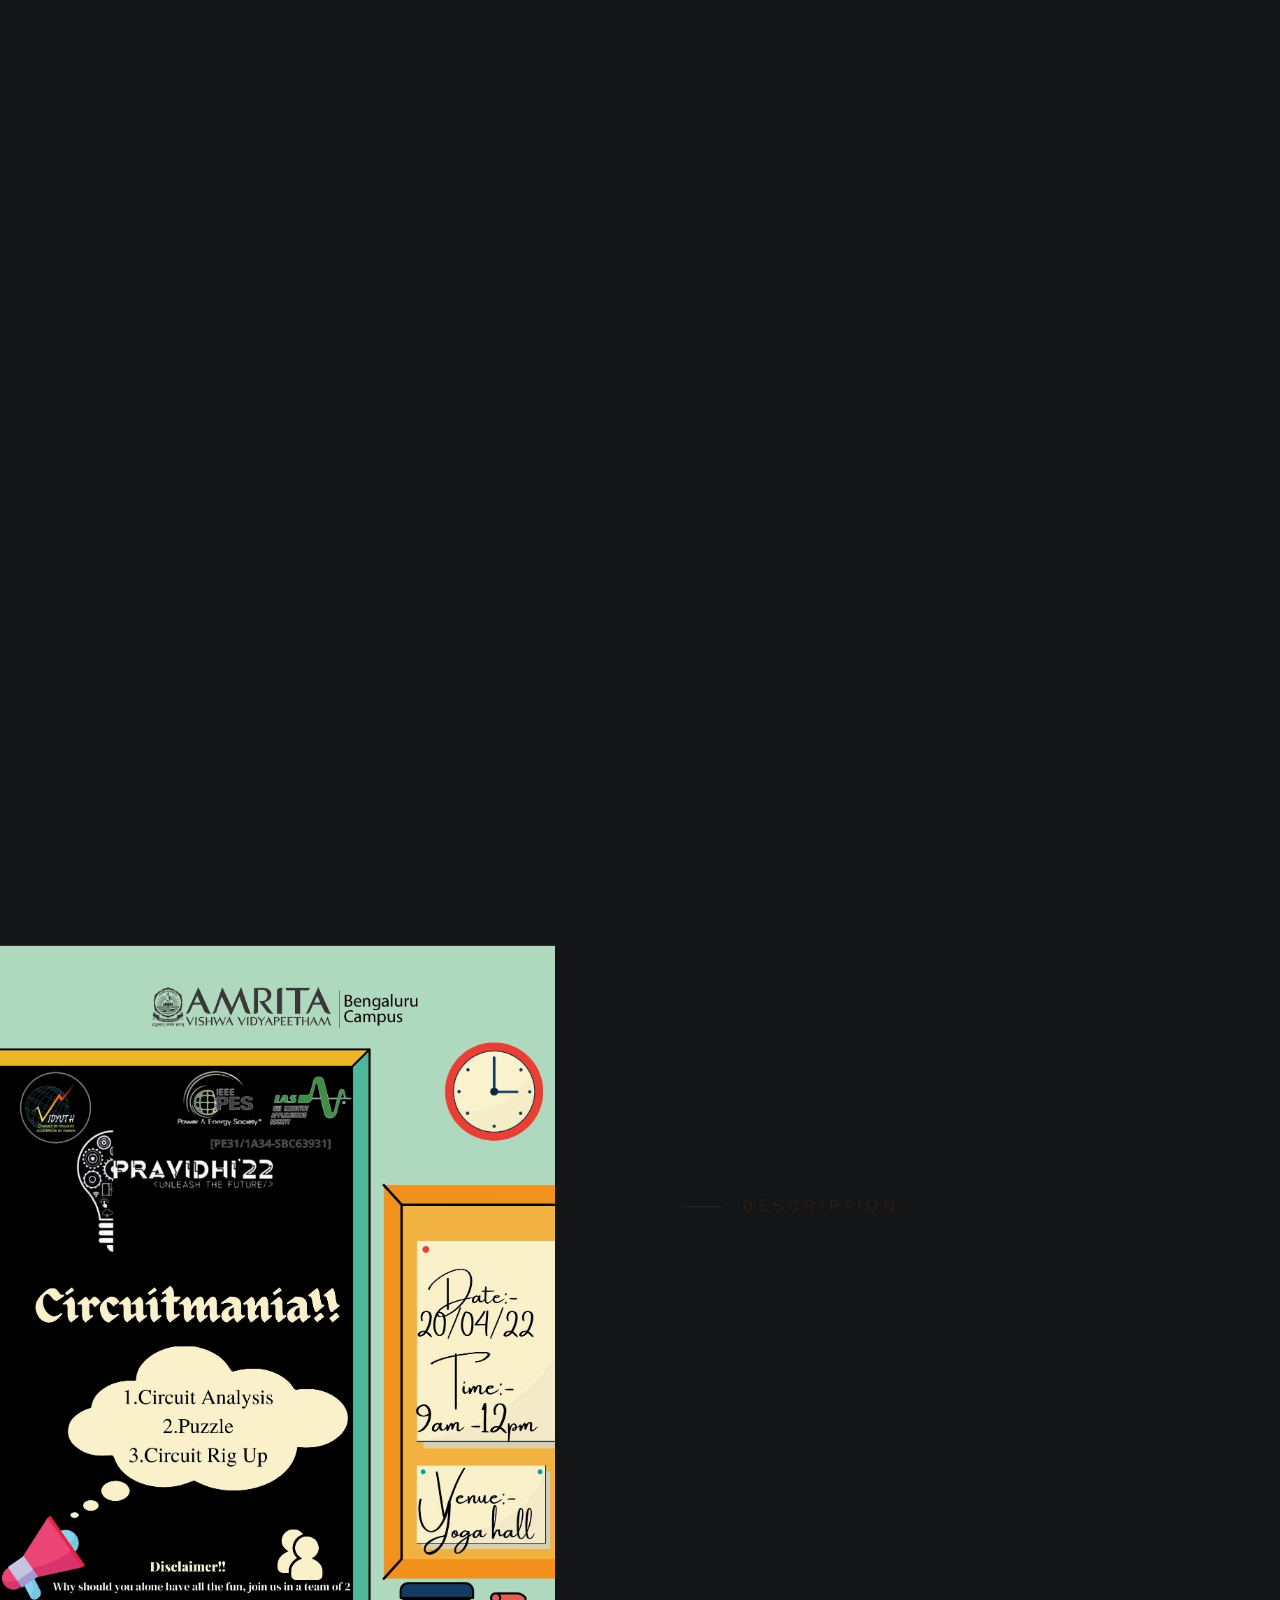
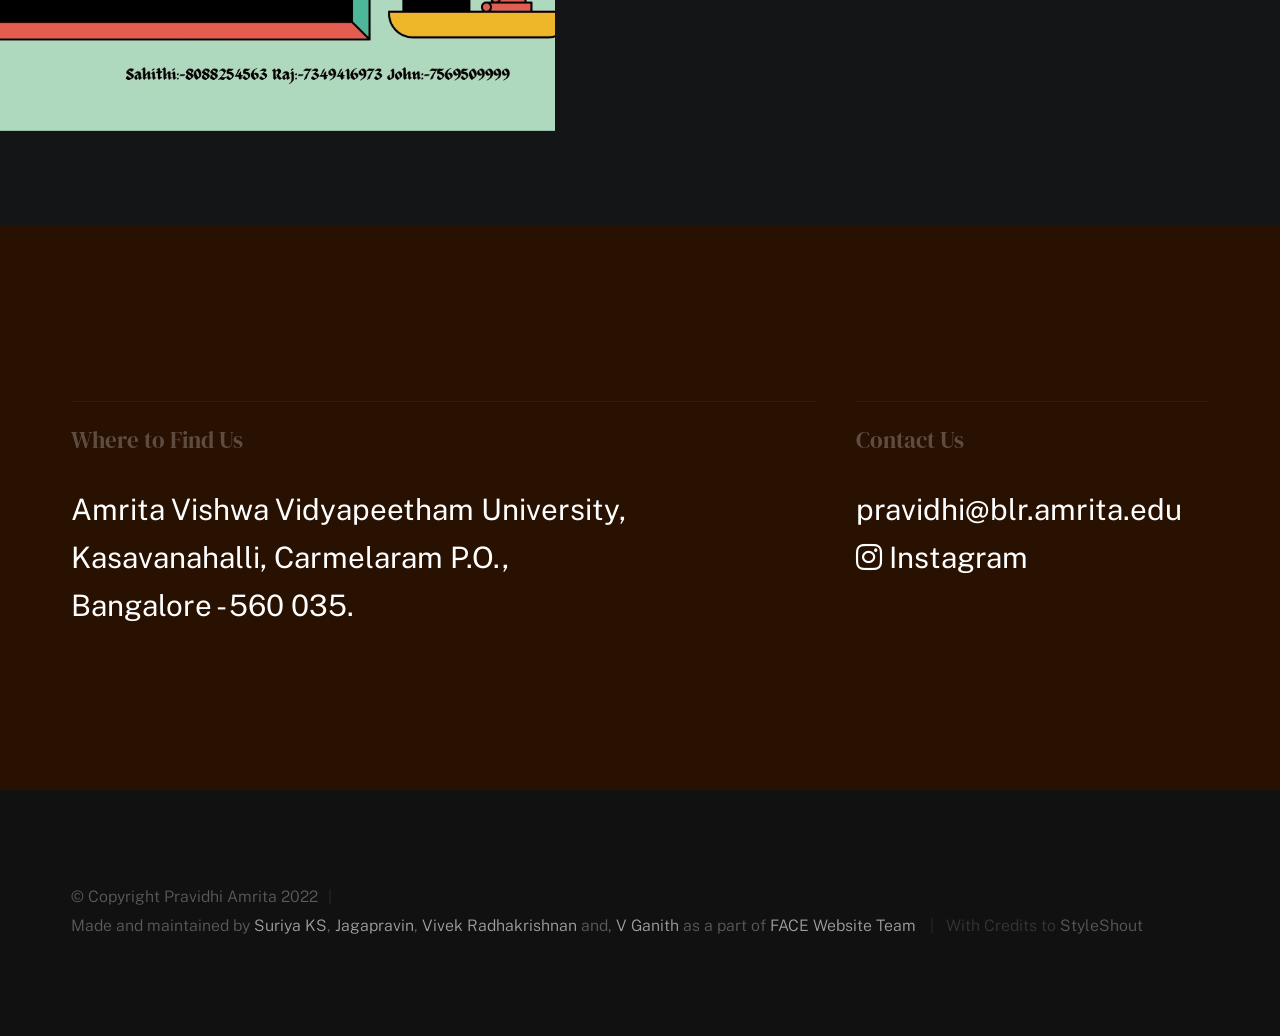
<file: pages/events/circuitmania/index.html>
<!DOCTYPE html>
<html class="no-js ss-preload" lang="en">
    <head>
        <!--- basic page needs
    ================================================== -->
        <meta charset="utf-8" />
        <title>Circuitmania</title>
        <meta name="description" content="" />
        <meta name="author" content="" />

        <!-- mobile specific metas
    ================================================== -->
        <meta name="viewport" content="width=device-width, initial-scale=1" />

        <!-- CSS
    ================================================== -->
        <link rel="stylesheet" href="./../css/vendor.css" />
        <link rel="stylesheet" href="./../css/styles.css" />
        <link rel="stylesheet" href="https://cdnjs.cloudflare.com/ajax/libs/font-awesome/6.1.1/css/all.min.css" integrity="sha512-KfkfwYDsLkIlwQp6LFnl8zNdLGxu9YAA1QvwINks4PhcElQSvqcyVLLD9aMhXd13uQjoXtEKNosOWaZqXgel0g==" crossorigin="anonymous" referrerpolicy="no-referrer" />
        <!-- favicons
    ================================================== -->
        <link rel="apple-touch-icon" sizes="180x180" href="./../../../images/apple-touch-icon.png" />
        <link rel="icon" type="image/png" sizes="32x32" href="./../../../images/favicon-32x32.png" />
        <link rel="icon" type="image/png" sizes="16x16" href="./../../../images/favicon-16x16.png" />
        <link rel="manifest" href="./../../../site.webmanifest" />
    </head>

    <body id="top">
        <!-- # preloader
    ================================================== -->
        <div id="preloader">
            <div id="loader"></div>
        </div>

        <!-- # page wrap
    ================================================== -->
        <div class="s-pagewrap">
            <div class="circles">
                <span></span>
                <span></span>
                <span></span>
                <span></span>
                <span></span>
            </div>

            <!-- ## site header
        ================================================== -->
            <header class="s-header">
                <div class="header-mobile">
                    <span class="mobile-home-link"><a href="./../../../index.html">Pravidhi</a></span>
                    <a class="mobile-menu-toggle" href="#0"><span>Menu</span></a>
                </div>

                <div class="row wide main-nav-wrap">
                    <nav class="column lg-12 main-nav">
                        <ul>
                            <li><a href="./../../../index.html" class="home-link">Pravidhi</a></li>
                            <li class="current"><a href="#intro" class="smoothscroll">Intro</a></li>
                            <li><a href="#about" class="smoothscroll">Details</a></li>
                            <li><a href="#contact" class="smoothscroll">Contact</a></li>
                        </ul>
                    </nav>
                </div>
            </header>
            <!-- end s-header -->

            <!-- ## main content
        ==================================================- -->
            <main class="s-content">
                <!-- ### intro
            ================================================== -->
                <section id="intro" class="s-intro target-section">
                    <div class="row intro-content wide">
                        <div class="column">
                            <div class="text-pretitle with-line">VIDYUTH</div>

                            <h1 class="text-huge-title">Circuitmania</h1>
                        </div>

                        <ul class="intro-social">
                            <li><a href="./../../../index.html">Home</a></li>
                            <li><a href="./../../../index.html#events-timeline">Timeline</a></li>
                            <li><a href="./../../registration/individual/index.php">Register</a></li>
                        </ul>
                    </div>
                    <!-- end intro content -->

                    <a href="#about" class="intro-scrolldown smoothscroll">
                        <svg
                            width="24"
                            height="24"
                            viewBox="0 0 24 24"
                            xmlns="http://www.w3.org/2000/svg"
                            fill-rule="evenodd"
                            clip-rule="evenodd"
                        >
                            <path
                                d="M11 21.883l-6.235-7.527-.765.644 7.521 9 7.479-9-.764-.645-6.236 7.529v-21.884h-1v21.883z"
                            />
                        </svg>
                    </a>
                </section>
                <!-- end s-intro -->

                <!-- ### about
            ================================================== -->
                <section id="about" class="s-about target-section">
                    <div class="row about-info wide" data-animate-block>
                        <div class="column lg-6 md-12 about-info__pic-block">
                            <img
                                src="./images/circuitmania.jpg"
                                srcset="./images/circuitmania.jpg 1x, ./images/circuitmania.jpg 2x"
                                alt=""
                                class="about-info__pic"
                                data-animate-el
                            />
                        </div>

                        <div class="column lg-6 md-12 about-info__description-block">
                            <div class="about-info__text">
                                <h2 class="text-pretitle with-line" data-animate-el>Description</h2>
                                <p class="attention-getter" data-animate-el>
                                    It's a 3 round fun based technical event. The 1st round is circuit
                                    analysis. As the name suggests players need to guess whether the is
                                    correct or does it have faults. Next is puzzle solving. Players need to
                                    reach from start point to end point by solving the questions. Last part of
                                    the game is players need to rig up a circuit with given components.
                                </p>
                                <a
                                    href="./../../registration/individual/index.php"
                                    class="btn btn--medium u-fullwidth"
                                    data-animate-el
                                    >Register Now</a
                                >
                            </div>
                        </div>
                    </div>
                    <!-- about-info -->

                    <!-- end about-timelines -->
                </section>
                <!-- end s-about -->

                <!-- contact
            ----------------------------------------------- -->
                <section id="contact" class="s-contact target-section">
                    <div class="row s-contact__infos">
                        <div class="column lg-8 md-6 stack-on-900 s-contact__block-address">
                            <h5 class="with-top-line">Where to Find Us</h5>

                            <p>
                                Amrita Vishwa Vidyapeetham University,<br />
                                Kasavanahalli, Carmelaram P.O., <br />
                                Bangalore - 560 035. <br />
                            </p>
                        </div>

                        <div class="column lg-4 md-12 stack-on-900 s-contact__block-number">
                            <h5 class="with-top-line">Contact Us</h5>

                            <ul class="s-contact__list">
                                <li><a href="mailto:pravidhi@blr.amrita.edu">pravidhi@blr.amrita.edu</a></li>
                                <li>
                                    <a href="https://www.instagram.com/pravidhi_aseb/">
                                        <i class="fa-brands fa-instagram"></i>
                                        <span>Instagram</span>
                                    </a>
                                </li>
                            </ul>
                        </div>
                    </div>
                    <!-- end s-contact__infos -->
                </section>
                <!-- end contact -->
                <!-- end s-content -->

                <!-- footer
        ================================================== -->
                <footer id="colophon" class="s-footer" style="padding-top: 100px">
                    <div class="row">
                        <div class="column lg-12 ss-copyright">
                            <span>&#169; Copyright Pravidhi Amrita 2022</span>
                            <span
                                >Made and maintained by
                                <a href="https://www.linkedin.com/in/suriya-2002/" target="_blank"
                                    >Suriya KS</a
                                >,
                                <a href="https://www.linkedin.com/in/jaga-pravin-b61a75195/" target="_blank"
                                    >Jagapravin</a
                                >,
                                <a
                                    href="https://www.linkedin.com/in/vivek-radhakrishnan-9a1a18207/"
                                    target="_blank"
                                    >Vivek Radhakrishnan</a
                                >
                                and,
                                <a href="https://www.linkedin.com/in/v-ganith/" target="_blank">V Ganith</a>
                                as a part of
                                <a href="#" target="_blank">FACE Website Team</a>
                            </span>
                            <span style="opacity: 0.5"
                                >With Credits to
                                <a href="https://www.styleshout.com/" target="_blank">StyleShout</a></span
                            >
                        </div>
                    </div>

                    <div class="ss-go-top">
                        <a class="smoothscroll" title="Back to Top" href="#top">
                            <svg
                                xmlns="http://www.w3.org/2000/svg"
                                width="24"
                                height="24"
                                viewBox="0 0 24 24"
                                style="fill: rgba(0, 0, 0, 1)"
                            >
                                <path d="M6 4h12v2H6zm5 10v6h2v-6h5l-6-6-6 6z"></path>
                            </svg>
                        </a>
                    </div>
                    <!-- end ss-go-top -->
                </footer>
                <!-- end s-footer -->
            </main>
            <!-- end s-content -->
        </div>
        <!-- end -s-pagewrap -->

        <!-- Java Script
    ================================================== -->
        <script src="./../js/plugins.js"></script>
        <script src="./../js/main.js"></script>
    </body>
</html>
</file>
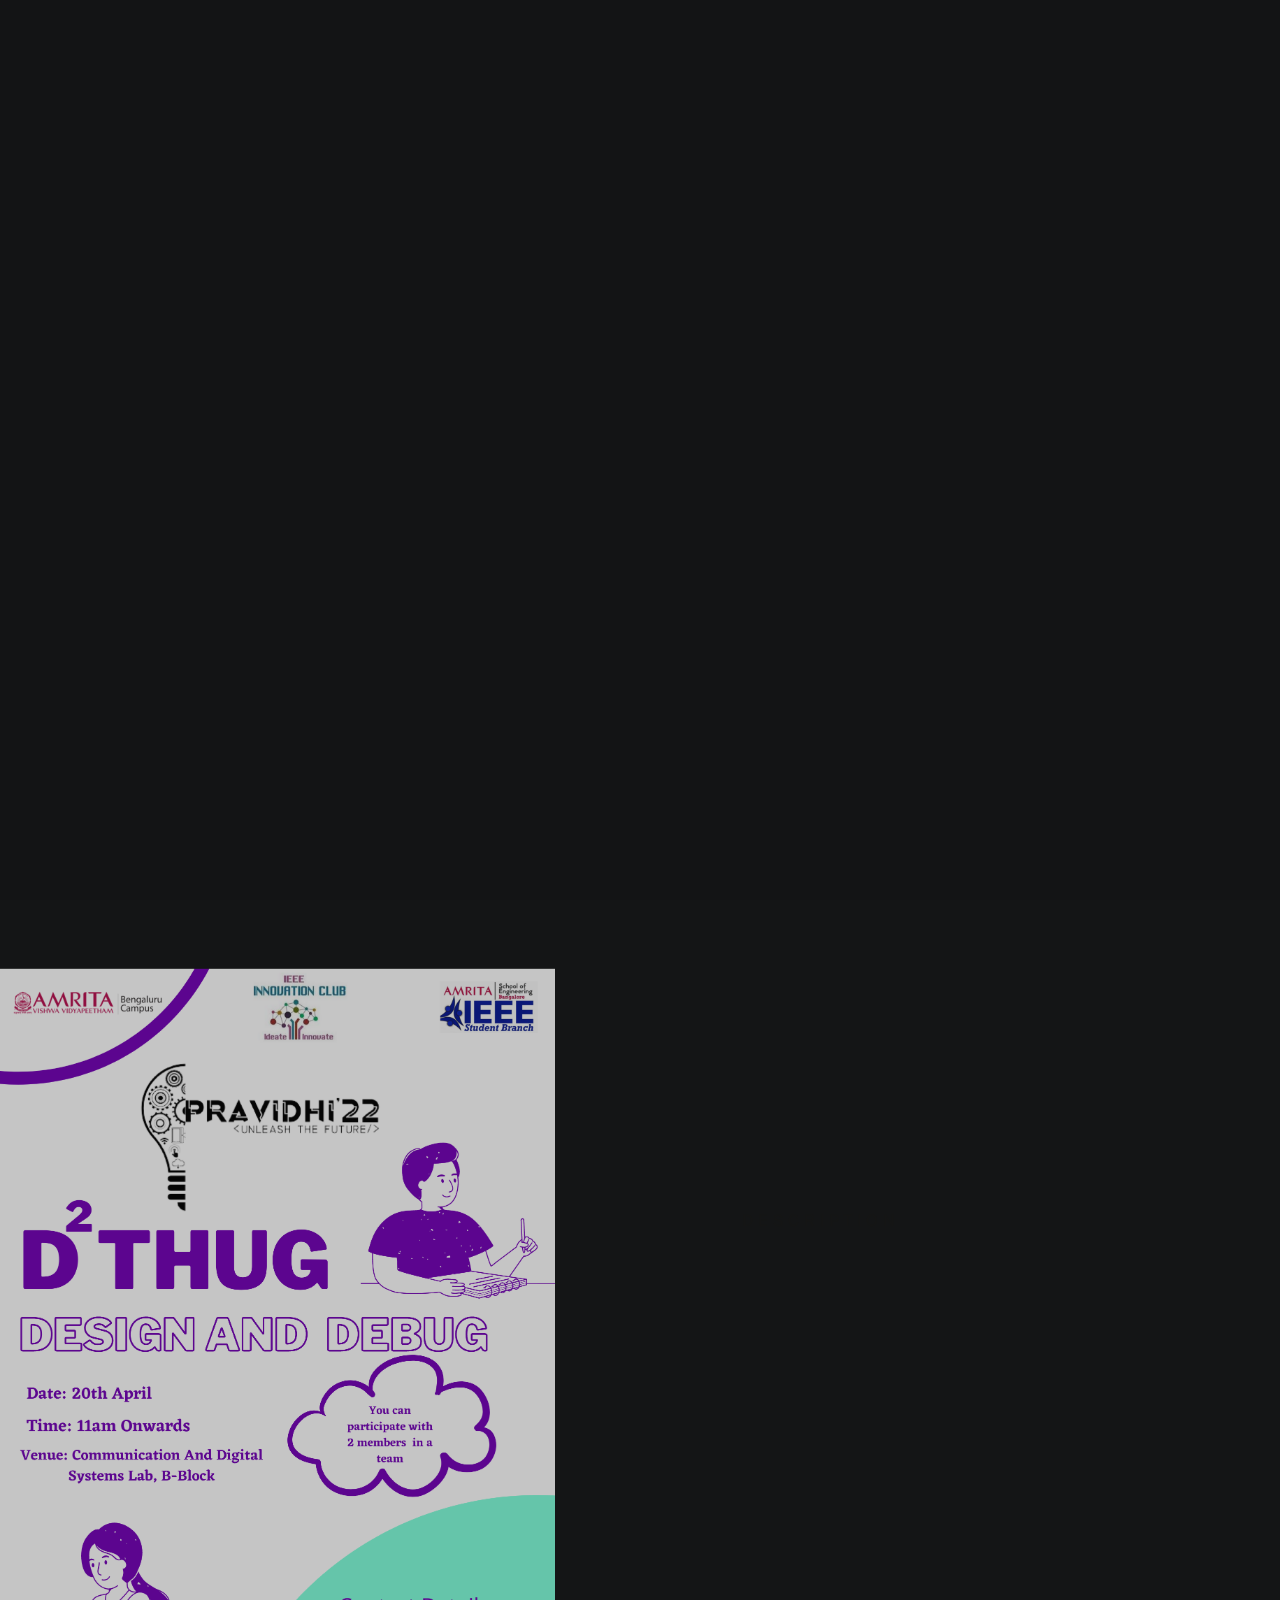
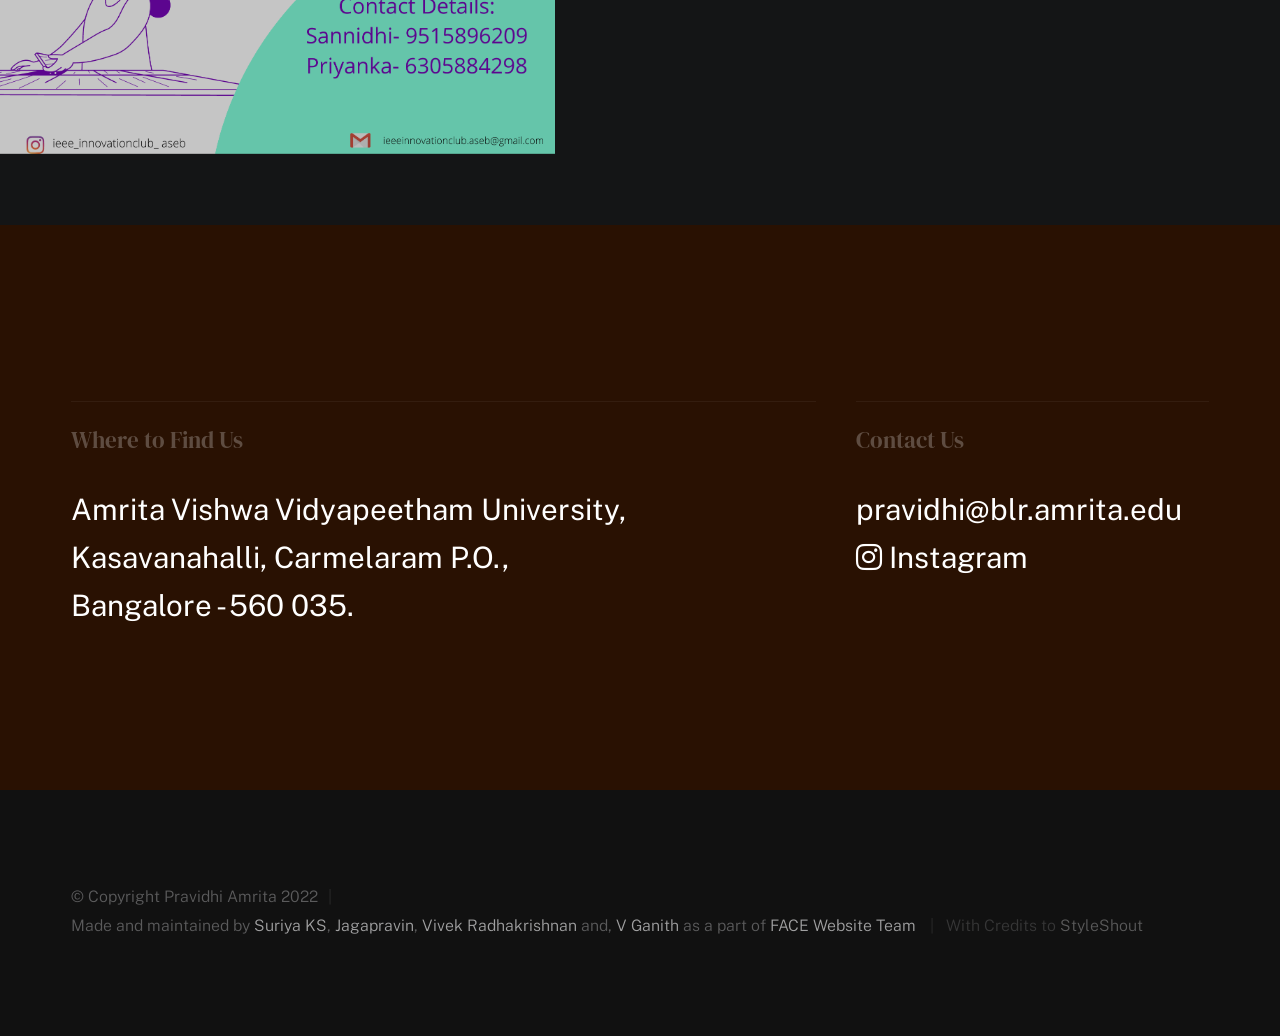
<file: pages/events/d2-design-and-debug/index.html>
<!DOCTYPE html>
<html class="no-js ss-preload" lang="en">
    <head>
        <!--- basic page needs
    ================================================== -->
        <meta charset="utf-8" />
        <title>D² - Design and Debug</title>
        <meta name="description" content="" />
        <meta name="author" content="" />

        <!-- mobile specific metas
    ================================================== -->
        <meta name="viewport" content="width=device-width, initial-scale=1" />

        <!-- CSS
    ================================================== -->
        <link rel="stylesheet" href="./../css/vendor.css" />
        <link rel="stylesheet" href="./../css/styles.css" />
        <link rel="stylesheet" href="https://cdnjs.cloudflare.com/ajax/libs/font-awesome/6.1.1/css/all.min.css" integrity="sha512-KfkfwYDsLkIlwQp6LFnl8zNdLGxu9YAA1QvwINks4PhcElQSvqcyVLLD9aMhXd13uQjoXtEKNosOWaZqXgel0g==" crossorigin="anonymous" referrerpolicy="no-referrer" />
        <!-- favicons
    ================================================== -->
        <link rel="apple-touch-icon" sizes="180x180" href="./../../../images/apple-touch-icon.png" />
        <link rel="icon" type="image/png" sizes="32x32" href="./../../../images/favicon-32x32.png" />
        <link rel="icon" type="image/png" sizes="16x16" href="./../../../images/favicon-16x16.png" />
        <link rel="manifest" href="./../../../site.webmanifest" />
    </head>

    <body id="top">
        <!-- # preloader
    ================================================== -->
        <div id="preloader">
            <div id="loader"></div>
        </div>

        <!-- # page wrap
    ================================================== -->
        <div class="s-pagewrap">
            <div class="circles">
                <span></span>
                <span></span>
                <span></span>
                <span></span>
                <span></span>
            </div>

            <!-- ## site header
        ================================================== -->
            <header class="s-header">
                <div class="header-mobile">
                    <span class="mobile-home-link"><a href="./../../../index.html">Pravidhi</a></span>
                    <a class="mobile-menu-toggle" href="#0"><span>Menu</span></a>
                </div>

                <div class="row wide main-nav-wrap">
                    <nav class="column lg-12 main-nav">
                        <ul>
                            <li><a href="./../../../index.html" class="home-link">Pravidhi</a></li>
                            <li class="current"><a href="#intro" class="smoothscroll">Intro</a></li>
                            <li><a href="#about" class="smoothscroll">Details</a></li>
                            <li><a href="#contact" class="smoothscroll">Contact</a></li>
                        </ul>
                    </nav>
                </div>
            </header>
            <!-- end s-header -->

            <!-- ## main content
        ==================================================- -->
            <main class="s-content">
                <!-- ### intro
            ================================================== -->
                <section id="intro" class="s-intro target-section">
                    <div class="row intro-content wide">
                        <div class="column">
                            <div class="text-pretitle with-line">IEEE Innovation</div>

                            <h1 class="text-huge-title">D<sup>2</sup> - Design and Debug</h1>
                        </div>

                        <ul class="intro-social">
                            <li><a href="./../../../index.html">Home</a></li>
                            <li><a href="./../../../index.html#events-timeline">Timeline</a></li>
                            <li><a href="./../../registration/group/index.php">Register</a></li>
                        </ul>
                    </div>
                    <!-- end intro content -->

                    <a href="#about" class="intro-scrolldown smoothscroll">
                        <svg
                            width="24"
                            height="24"
                            viewBox="0 0 24 24"
                            xmlns="http://www.w3.org/2000/svg"
                            fill-rule="evenodd"
                            clip-rule="evenodd"
                        >
                            <path
                                d="M11 21.883l-6.235-7.527-.765.644 7.521 9 7.479-9-.764-.645-6.236 7.529v-21.884h-1v21.883z"
                            />
                        </svg>
                    </a>
                </section>
                <!-- end s-intro -->

                <!-- ### about
            ================================================== -->
                <section id="about" class="s-about target-section">
                    <div class="row about-info wide" data-animate-block>
                        <div class="column lg-6 md-12 about-info__pic-block">
                            <img
                                src="./images/d2-design-and-debug.png"
                                srcset="
                                    ./images/d2-design-and-debug.png 1x,
                                    ./images/d2-design-and-debug.png 2x
                                "
                                alt=""
                                class="about-info__pic"
                                data-animate-el
                            />
                        </div>

                        <div class="column lg-6 md-12 about-info__description-block">
                            <div class="about-info__text">
                                <h2 class="text-pretitle with-line" data-animate-el>Description</h2>
                                <p class="attention-getter" data-animate-el>
                                    Hello Technophiles , U good at Designing circuits? well well well IEEE
                                    Innovation club is organising a event based on your innovative skills of
                                    creating and designing a circuit based on hints given. show your talent
                                    with a motive and make a best circuit with given components. there is a
                                    cash price for the best circuit and strong motive.
                                </p>
                                <a
                                    href="./../../registration/group/index.php"
                                    class="btn btn--medium u-fullwidth"
                                    data-animate-el
                                    >Register Now</a
                                >
                            </div>
                        </div>
                    </div>
                    <!-- about-info -->

                    <!-- end about-timelines -->
                </section>
                <!-- end s-about -->

                <!-- contact
            ----------------------------------------------- -->
                <section id="contact" class="s-contact target-section">
                    <div class="row s-contact__infos">
                        <div class="column lg-8 md-6 stack-on-900 s-contact__block-address">
                            <h5 class="with-top-line">Where to Find Us</h5>

                            <p>
                                Amrita Vishwa Vidyapeetham University,<br />
                                Kasavanahalli, Carmelaram P.O., <br />
                                Bangalore - 560 035. <br />
                            </p>
                        </div>

                        <div class="column lg-4 md-12 stack-on-900 s-contact__block-number">
                            <h5 class="with-top-line">Contact Us</h5>

                            <ul class="s-contact__list">
                                <li><a href="mailto:pravidhi@blr.amrita.edu">pravidhi@blr.amrita.edu</a></li>
                                <li>
                                    <a href="https://www.instagram.com/pravidhi_aseb/">
                                        <i class="fa-brands fa-instagram"></i>
                                        <span>Instagram</span>
                                    </a>
                                </li>
                            </ul>
                        </div>
                    </div>
                    <!-- end s-contact__infos -->
                </section>
                <!-- end contact -->
                <!-- end s-content -->

                <!-- footer
        ================================================== -->
                <footer id="colophon" class="s-footer" style="padding-top: 100px">
                    <div class="row">
                        <div class="column lg-12 ss-copyright">
                            <span>&#169; Copyright Pravidhi Amrita 2022</span>
                            <span
                                >Made and maintained by
                                <a href="https://www.linkedin.com/in/suriya-2002/" target="_blank"
                                    >Suriya KS</a
                                >,
                                <a href="https://www.linkedin.com/in/jaga-pravin-b61a75195/" target="_blank"
                                    >Jagapravin</a
                                >,
                                <a
                                    href="https://www.linkedin.com/in/vivek-radhakrishnan-9a1a18207/"
                                    target="_blank"
                                    >Vivek Radhakrishnan</a
                                >
                                and,
                                <a href="https://www.linkedin.com/in/v-ganith/" target="_blank">V Ganith</a>
                                as a part of
                                <a href="#" target="_blank">FACE Website Team</a>
                            </span>
                            <span style="opacity: 0.5"
                                >With Credits to
                                <a href="https://www.styleshout.com/" target="_blank">StyleShout</a></span
                            >
                        </div>
                    </div>

                    <div class="ss-go-top">
                        <a class="smoothscroll" title="Back to Top" href="#top">
                            <svg
                                xmlns="http://www.w3.org/2000/svg"
                                width="24"
                                height="24"
                                viewBox="0 0 24 24"
                                style="fill: rgba(0, 0, 0, 1)"
                            >
                                <path d="M6 4h12v2H6zm5 10v6h2v-6h5l-6-6-6 6z"></path>
                            </svg>
                        </a>
                    </div>
                    <!-- end ss-go-top -->
                </footer>
                <!-- end s-footer -->
            </main>
            <!-- end s-content -->
        </div>
        <!-- end -s-pagewrap -->

        <!-- Java Script
    ================================================== -->
        <script src="./../js/plugins.js"></script>
        <script src="./../js/main.js"></script>
    </body>
</html>
</file>
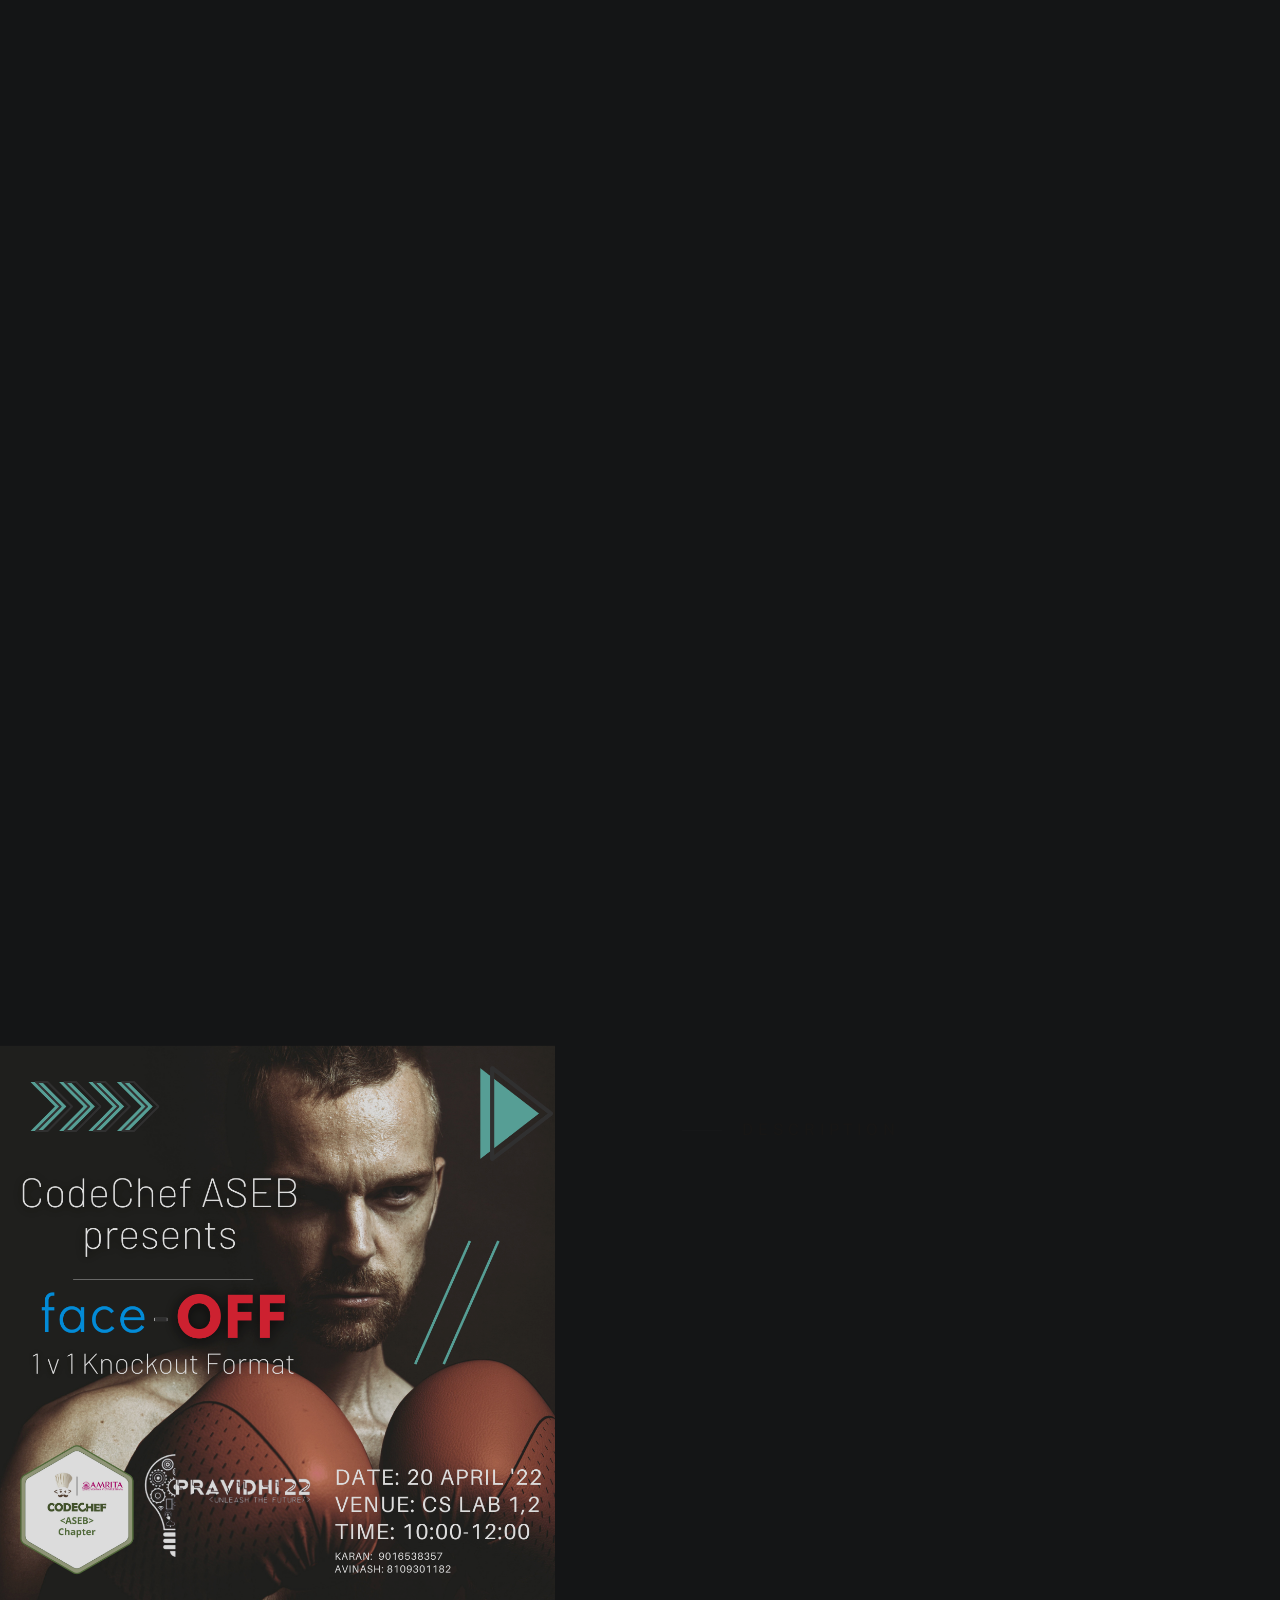
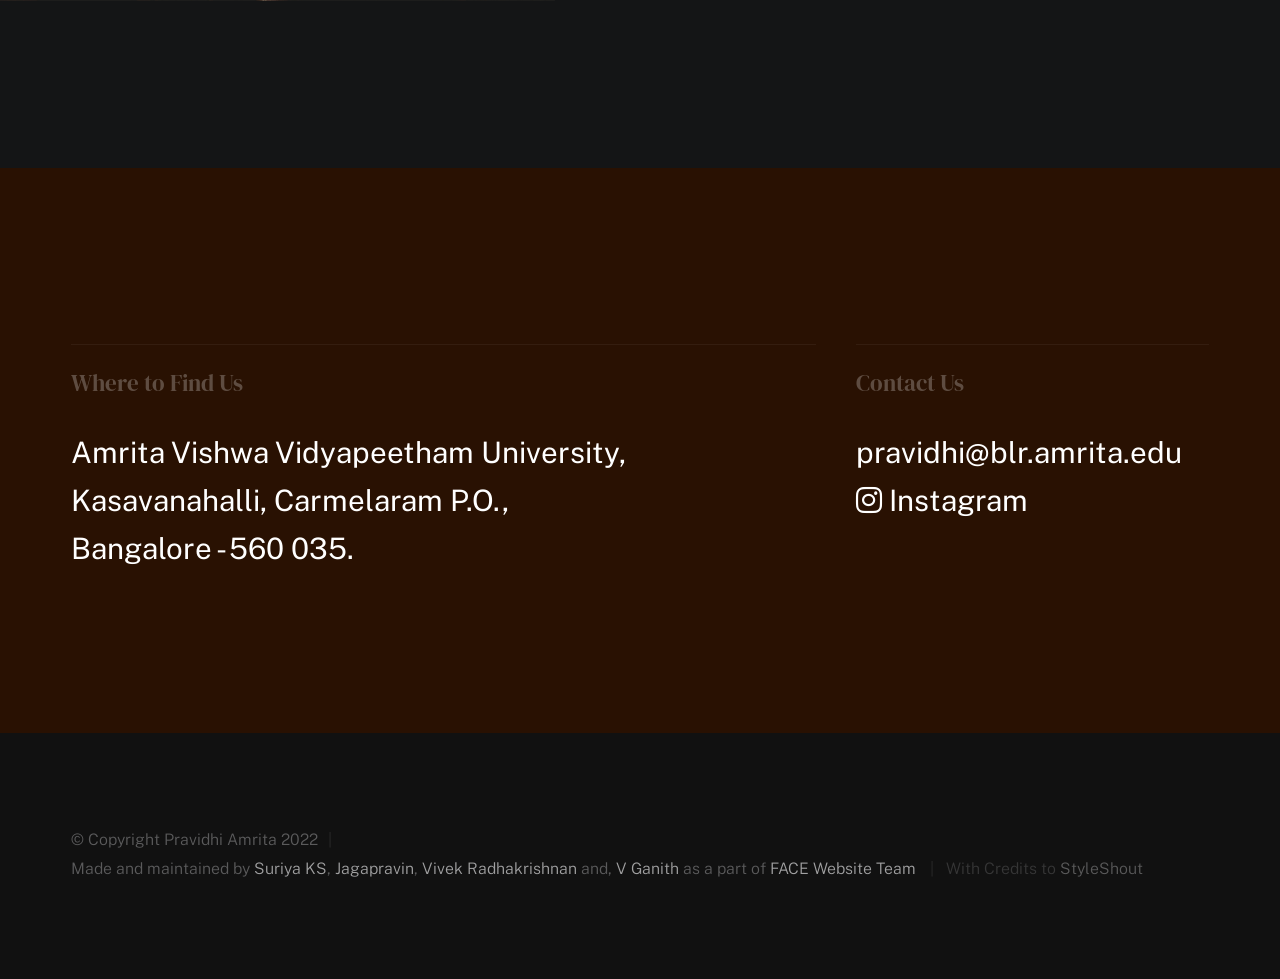
<file: pages/events/face-off/index.html>
<!DOCTYPE html>
<html class="no-js ss-preload" lang="en">
    <head>
        <!--- basic page needs
    ================================================== -->
        <meta charset="utf-8" />
        <title>Face-OFF</title>
        <meta name="description" content="" />
        <meta name="author" content="" />

        <!-- mobile specific metas
    ================================================== -->
        <meta name="viewport" content="width=device-width, initial-scale=1" />

        <!-- CSS
    ================================================== -->
        <link rel="stylesheet" href="./../css/vendor.css" />
        <link rel="stylesheet" href="./../css/styles.css" />
        <link rel="stylesheet" href="https://cdnjs.cloudflare.com/ajax/libs/font-awesome/6.1.1/css/all.min.css" integrity="sha512-KfkfwYDsLkIlwQp6LFnl8zNdLGxu9YAA1QvwINks4PhcElQSvqcyVLLD9aMhXd13uQjoXtEKNosOWaZqXgel0g==" crossorigin="anonymous" referrerpolicy="no-referrer" />
        <!-- favicons
    ================================================== -->
        <link rel="apple-touch-icon" sizes="180x180" href="./../../../images/apple-touch-icon.png" />
        <link rel="icon" type="image/png" sizes="32x32" href="./../../../images/favicon-32x32.png" />
        <link rel="icon" type="image/png" sizes="16x16" href="./../../../images/favicon-16x16.png" />
        <link rel="manifest" href="./../../../site.webmanifest" />
    </head>

    <body id="top">
        <!-- # preloader
    ================================================== -->
        <div id="preloader">
            <div id="loader"></div>
        </div>

        <!-- # page wrap
    ================================================== -->
        <div class="s-pagewrap">
            <div class="circles">
                <span></span>
                <span></span>
                <span></span>
                <span></span>
                <span></span>
            </div>

            <!-- ## site header
        ================================================== -->
            <header class="s-header">
                <div class="header-mobile">
                    <span class="mobile-home-link"><a href="./../../../index.html">Pravidhi</a></span>
                    <a class="mobile-menu-toggle" href="#0"><span>Menu</span></a>
                </div>

                <div class="row wide main-nav-wrap">
                    <nav class="column lg-12 main-nav">
                        <ul>
                            <li><a href="./../../../index.html" class="home-link">Pravidhi</a></li>
                            <li class="current"><a href="#intro" class="smoothscroll">Intro</a></li>
                            <li><a href="#about" class="smoothscroll">Details</a></li>
                            <li><a href="#contact" class="smoothscroll">Contact</a></li>
                        </ul>
                    </nav>
                </div>
            </header>
            <!-- end s-header -->

            <!-- ## main content
        ==================================================- -->
            <main class="s-content">
                <!-- ### intro
            ================================================== -->
                <section id="intro" class="s-intro target-section">
                    <div class="row intro-content wide">
                        <div class="column">
                            <div class="text-pretitle with-line">CODECHEF ASEB</div>

                            <h1 class="text-huge-title">Face-OFF</h1>
                        </div>

                        <ul class="intro-social">
                            <li><a href="./../../../index.html">Home</a></li>
                            <li><a href="./../../../index.html#events-timeline">Timeline</a></li>
                            <li><a href="./../../registration/individual/index.php">Register</a></li>
                        </ul>
                    </div>
                    <!-- end intro content -->

                    <a href="#about" class="intro-scrolldown smoothscroll">
                        <svg
                            width="24"
                            height="24"
                            viewBox="0 0 24 24"
                            xmlns="http://www.w3.org/2000/svg"
                            fill-rule="evenodd"
                            clip-rule="evenodd"
                        >
                            <path
                                d="M11 21.883l-6.235-7.527-.765.644 7.521 9 7.479-9-.764-.645-6.236 7.529v-21.884h-1v21.883z"
                            />
                        </svg>
                    </a>
                </section>
                <!-- end s-intro -->

                <!-- ### about
            ================================================== -->
                <section id="about" class="s-about target-section">
                    <div class="row about-info wide" data-animate-block>
                        <div class="column lg-6 md-12 about-info__pic-block">
                            <img
                                src="./images/face-off.png"
                                srcset="./images/face-off.png 1x, ./images/face-off.png 2x"
                                alt=""
                                class="about-info__pic"
                                data-animate-el
                            />
                        </div>

                        <div class="column lg-6 md-12 about-info__description-block">
                            <div class="about-info__text">
                                <h2 class="text-pretitle with-line" data-animate-el>Description</h2>
                                <p class="attention-getter" data-animate-el>
                                    CodeChef ASEB presents "face-OFF", a 1v1 knockout competitive programming
                                    tournament.
                                    <br />
                                    <br />
                                    The contestants will be paired up to compete against each other. The one
                                    who solves the given problem faster, will move to the next round, while
                                    the other one will be eliminated.
                                    <br />
                                    <br />
                                    <i>"Everybody Has a Plan Until They Get Punched in the Mouth" </i> -Mike
                                    Tyson
                                </p>
                                <a
                                    href="./../../registration/individual/index.php"
                                    class="btn btn--medium u-fullwidth"
                                    data-animate-el
                                    >Register Now</a
                                >
                            </div>
                        </div>
                    </div>
                    <!-- about-info -->

                    <!-- end about-timelines -->
                </section>
                <!-- end s-about -->

                <!-- contact
            ----------------------------------------------- -->
                <section id="contact" class="s-contact target-section">
                    <div class="row s-contact__infos">
                        <div class="column lg-8 md-6 stack-on-900 s-contact__block-address">
                            <h5 class="with-top-line">Where to Find Us</h5>

                            <p>
                                Amrita Vishwa Vidyapeetham University,<br />
                                Kasavanahalli, Carmelaram P.O., <br />
                                Bangalore - 560 035. <br />
                            </p>
                        </div>

                        <div class="column lg-4 md-12 stack-on-900 s-contact__block-number">
                            <h5 class="with-top-line">Contact Us</h5>

                            <ul class="s-contact__list">
                                <li><a href="mailto:pravidhi@blr.amrita.edu">pravidhi@blr.amrita.edu</a></li>
                                <li>
                                    <a href="https://www.instagram.com/pravidhi_aseb/">
                                        <i class="fa-brands fa-instagram"></i>
                                        <span>Instagram</span>
                                    </a>
                                </li>
                            </ul>
                        </div>
                    </div>
                    <!-- end s-contact__infos -->
                </section>
                <!-- end contact -->
                <!-- end s-content -->

                <!-- footer
        ================================================== -->
                <footer id="colophon" class="s-footer" style="padding-top: 100px">
                    <div class="row">
                        <div class="column lg-12 ss-copyright">
                            <span>&#169; Copyright Pravidhi Amrita 2022</span>
                            <span
                                >Made and maintained by
                                <a href="https://www.linkedin.com/in/suriya-2002/" target="_blank"
                                    >Suriya KS</a
                                >,
                                <a href="https://www.linkedin.com/in/jaga-pravin-b61a75195/" target="_blank"
                                    >Jagapravin</a
                                >,
                                <a
                                    href="https://www.linkedin.com/in/vivek-radhakrishnan-9a1a18207/"
                                    target="_blank"
                                    >Vivek Radhakrishnan</a
                                >
                                and,
                                <a href="https://www.linkedin.com/in/v-ganith/" target="_blank">V Ganith</a>
                                as a part of
                                <a href="#" target="_blank">FACE Website Team</a>
                            </span>
                            <span style="opacity: 0.5"
                                >With Credits to
                                <a href="https://www.styleshout.com/" target="_blank">StyleShout</a></span
                            >
                        </div>
                    </div>

                    <div class="ss-go-top">
                        <a class="smoothscroll" title="Back to Top" href="#top">
                            <svg
                                xmlns="http://www.w3.org/2000/svg"
                                width="24"
                                height="24"
                                viewBox="0 0 24 24"
                                style="fill: rgba(0, 0, 0, 1)"
                            >
                                <path d="M6 4h12v2H6zm5 10v6h2v-6h5l-6-6-6 6z"></path>
                            </svg>
                        </a>
                    </div>
                    <!-- end ss-go-top -->
                </footer>
                <!-- end s-footer -->
            </main>
            <!-- end s-content -->
        </div>
        <!-- end -s-pagewrap -->

        <!-- Java Script
    ================================================== -->
        <script src="./../js/plugins.js"></script>
        <script src="./../js/main.js"></script>
    </body>
</html>
</file>
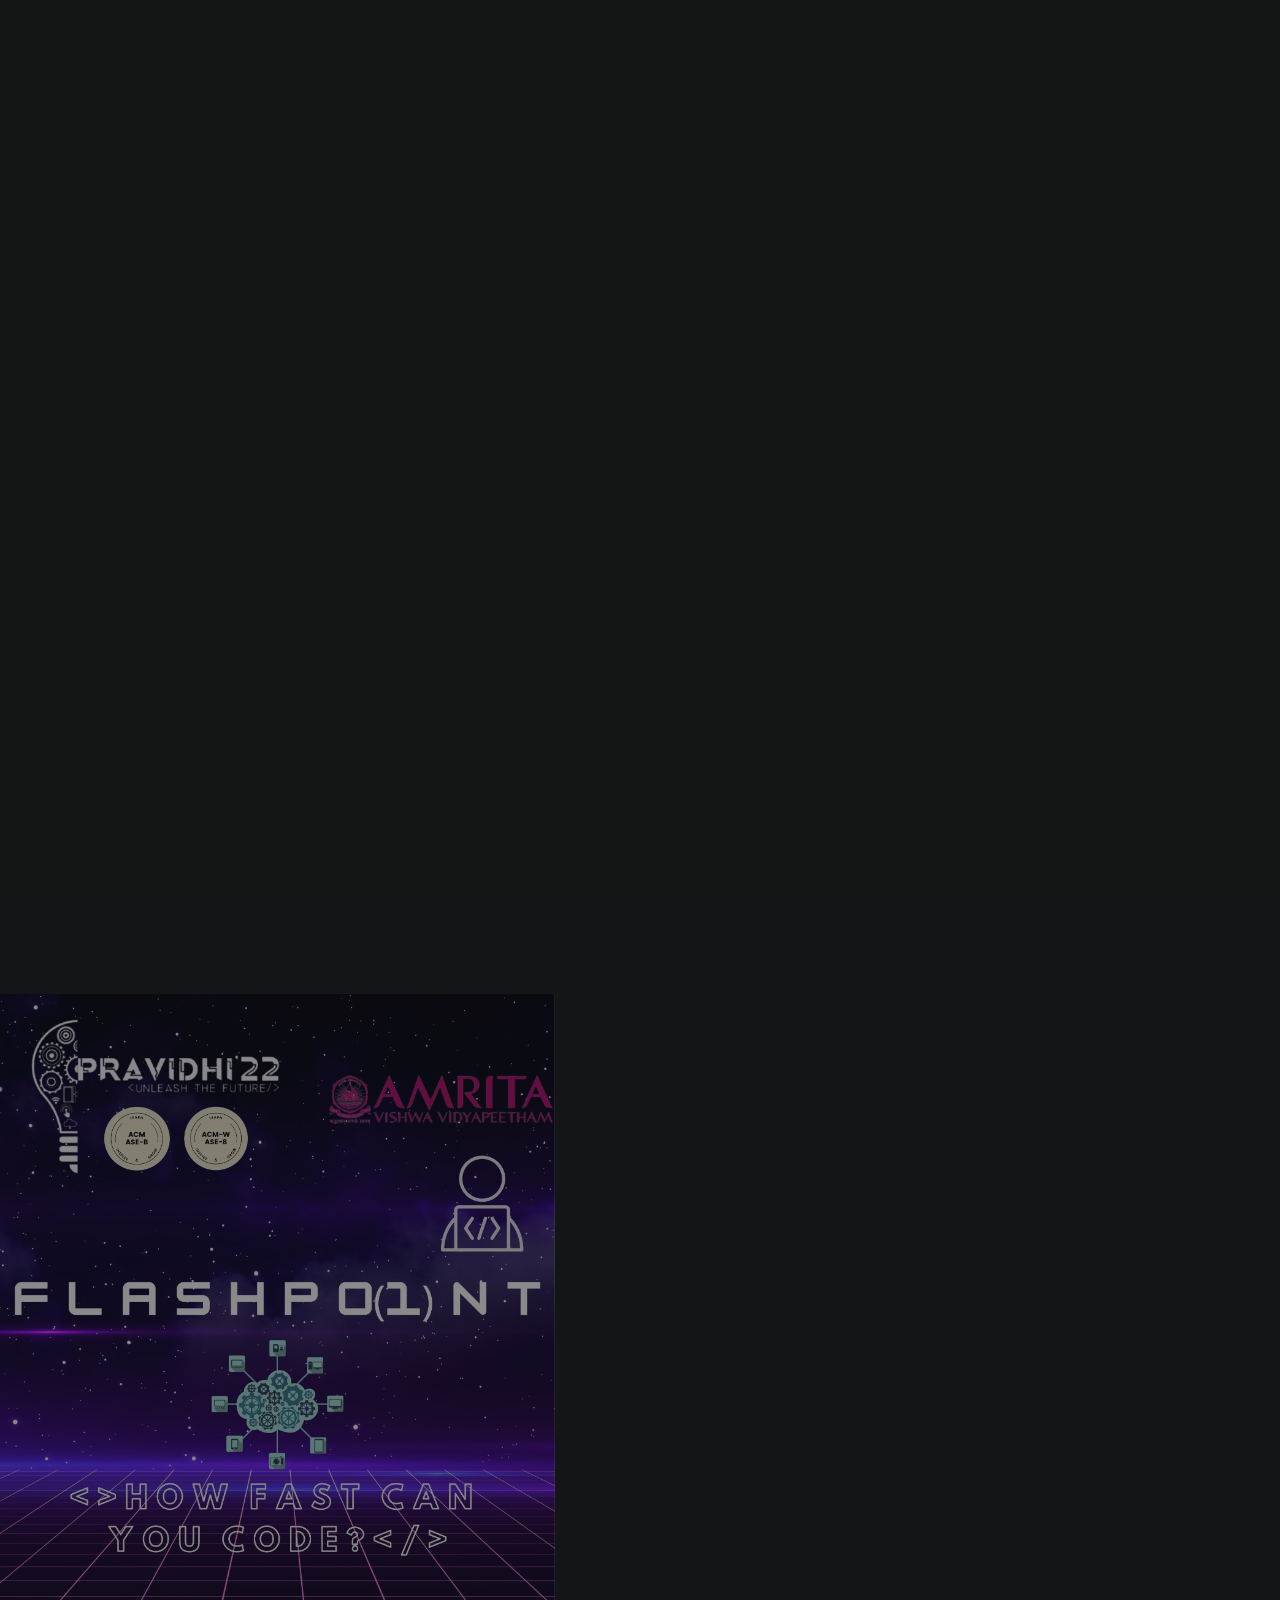
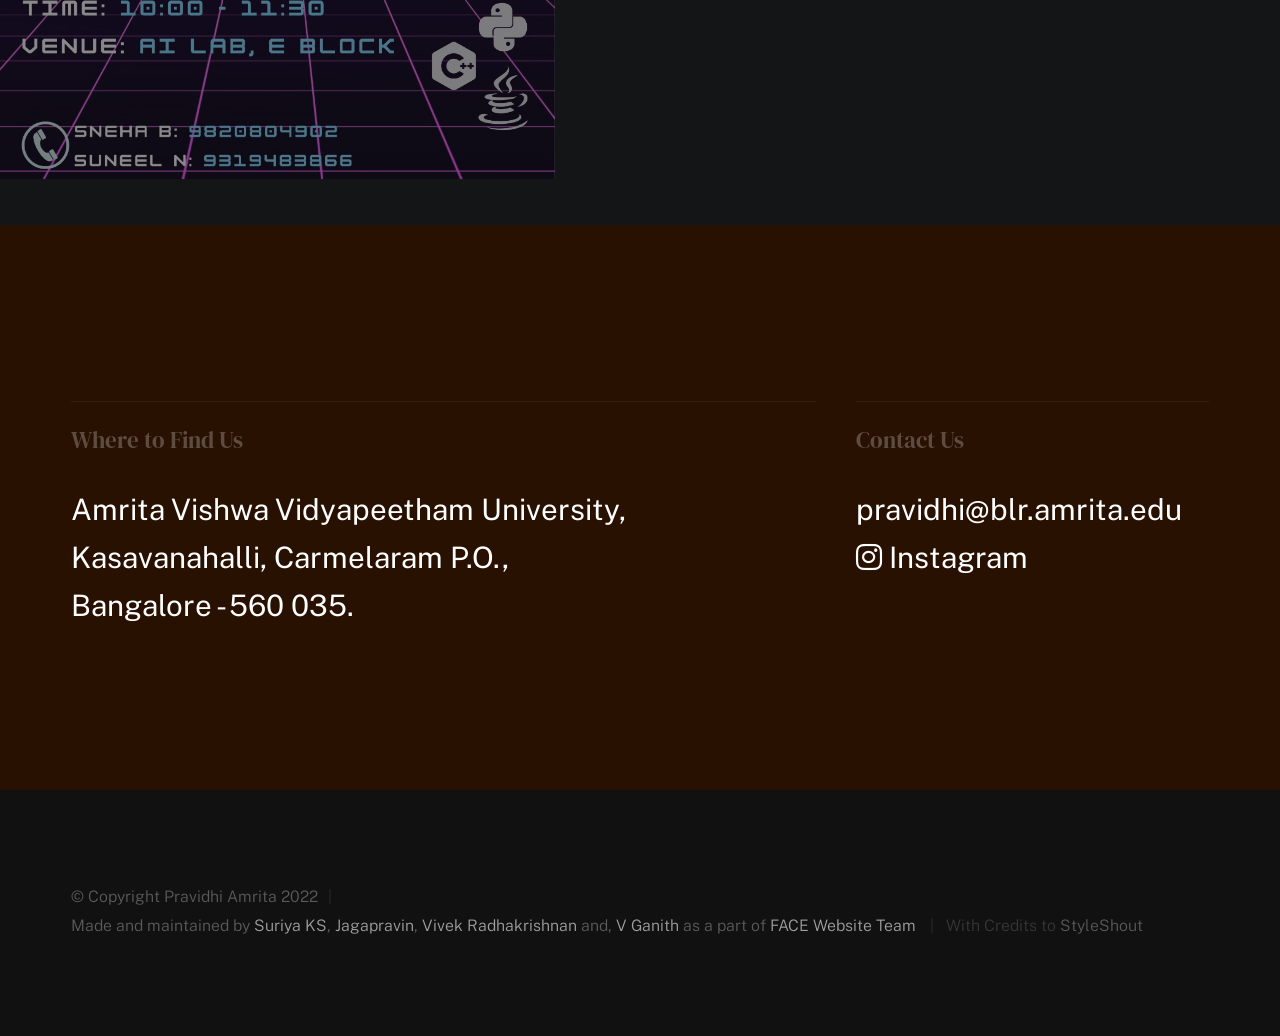
<file: pages/events/FlashpO(1)nt/index.html>
<!DOCTYPE html>
<html class="no-js ss-preload" lang="en">
    <head>
        <!--- basic page needs
    ================================================== -->
        <meta charset="utf-8" />
        <title>FlashpO(1)nt</title>
        <meta name="description" content="" />
        <meta name="author" content="" />

        <!-- mobile specific metas
    ================================================== -->
        <meta name="viewport" content="width=device-width, initial-scale=1" />

        <!-- CSS
    ================================================== -->
        <link rel="stylesheet" href="./../css/vendor.css" />
        <link rel="stylesheet" href="./../css/styles.css" />
        <link rel="stylesheet" href="https://cdnjs.cloudflare.com/ajax/libs/font-awesome/6.1.1/css/all.min.css" integrity="sha512-KfkfwYDsLkIlwQp6LFnl8zNdLGxu9YAA1QvwINks4PhcElQSvqcyVLLD9aMhXd13uQjoXtEKNosOWaZqXgel0g==" crossorigin="anonymous" referrerpolicy="no-referrer" />
        <!-- favicons
    ================================================== -->
        <link rel="apple-touch-icon" sizes="180x180" href="./../../../images/apple-touch-icon.png" />
        <link rel="icon" type="image/png" sizes="32x32" href="./../../../images/favicon-32x32.png" />
        <link rel="icon" type="image/png" sizes="16x16" href="./../../../images/favicon-16x16.png" />
        <link rel="manifest" href="./../../../site.webmanifest" />
    </head>

    <body id="top">
        <!-- # preloader
    ================================================== -->
        <div id="preloader">
            <div id="loader"></div>
        </div>

        <!-- # page wrap
    ================================================== -->
        <div class="s-pagewrap">
            <div class="circles">
                <span></span>
                <span></span>
                <span></span>
                <span></span>
                <span></span>
            </div>

            <!-- ## site header
        ================================================== -->
            <header class="s-header">
                <div class="header-mobile">
                    <span class="mobile-home-link"><a href="./../../../index.html">Pravidhi</a></span>
                    <a class="mobile-menu-toggle" href="#0"><span>Menu</span></a>
                </div>

                <div class="row wide main-nav-wrap">
                    <nav class="column lg-12 main-nav">
                        <ul>
                            <li><a href="./../../../index.html" class="home-link">Pravidhi</a></li>
                            <li class="current"><a href="#intro" class="smoothscroll">Intro</a></li>
                            <li><a href="#about" class="smoothscroll">Details</a></li>
                            <li><a href="#contact" class="smoothscroll">Contact</a></li>
                        </ul>
                    </nav>
                </div>
            </header>
            <!-- end s-header -->

            <!-- ## main content
        ==================================================- -->
            <main class="s-content">
                <!-- ### intro
            ================================================== -->
                <section id="intro" class="s-intro target-section">
                    <div class="row intro-content wide">
                        <div class="column">
                            <div class="text-pretitle with-line">ACM/ACM-W</div>

                            <h1 class="text-huge-title">FlashpO(1)nt</h1>
                        </div>

                        <ul class="intro-social">
                            <li><a href="./../../../index.html">Home</a></li>
                            <li><a href="./../../../index.html#events-timeline">Timeline</a></li>
                            <li><a href="./../../registration/individual/index.php">Register</a></li>
                        </ul>
                    </div>
                    <!-- end intro content -->

                    <a href="#about" class="intro-scrolldown smoothscroll">
                        <svg
                            width="24"
                            height="24"
                            viewBox="0 0 24 24"
                            xmlns="http://www.w3.org/2000/svg"
                            fill-rule="evenodd"
                            clip-rule="evenodd"
                        >
                            <path
                                d="M11 21.883l-6.235-7.527-.765.644 7.521 9 7.479-9-.764-.645-6.236 7.529v-21.884h-1v21.883z"
                            />
                        </svg>
                    </a>
                </section>
                <!-- end s-intro -->

                <!-- ### about
            ================================================== -->
                <section id="about" class="s-about target-section">
                    <div class="row about-info wide" data-animate-block>
                        <div class="column lg-6 md-12 about-info__pic-block">
                            <img
                                src="./images/flashpO-1-nt.jpg"
                                srcset="./images/flashpO-1-nt.jpg 1x, ./images/flashpO-1-nt.jpg 2x"
                                alt=""
                                class="about-info__pic"
                                data-animate-el
                            />
                        </div>

                        <div class="column lg-6 md-12 about-info__description-block">
                            <div class="about-info__text">
                                <h2 class="text-pretitle with-line" data-animate-el>Description</h2>
                                <p class="attention-getter" data-animate-el>
                                    "Stretch your fingers and put on your thinking caps because, It's Time to
                                    Code! For Pravidhi 2022, ACM & ACM-W bring to you: FLASHPO(1)NT
                                    <br />
                                    *Here are some rules:* <br />
                                    • You'll be put into teams (length will be decided on that day) <br />
                                    • Each team will have to code out questions, of varying difficulty, as
                                    fast as they can • You can code them in any language of your choice May
                                    the code be with you! 🖥️"
                                </p>
                                <a
                                    href="./../../registration/individual/index.php"
                                    class="btn btn--medium u-fullwidth"
                                    data-animate-el
                                    >Register Now</a
                                >
                            </div>
                        </div>
                    </div>
                    <!-- about-info -->

                    <!-- end about-timelines -->
                </section>
                <!-- end s-about -->

                <!-- contact
            ----------------------------------------------- -->
                <section id="contact" class="s-contact target-section">
                    <div class="row s-contact__infos">
                        <div class="column lg-8 md-6 stack-on-900 s-contact__block-address">
                            <h5 class="with-top-line">Where to Find Us</h5>

                            <p>
                                Amrita Vishwa Vidyapeetham University,<br />
                                Kasavanahalli, Carmelaram P.O., <br />
                                Bangalore - 560 035. <br />
                            </p>
                        </div>

                        <div class="column lg-4 md-12 stack-on-900 s-contact__block-number">
                            <h5 class="with-top-line">Contact Us</h5>

                            <ul class="s-contact__list">
                                <li><a href="mailto:pravidhi@blr.amrita.edu">pravidhi@blr.amrita.edu</a></li>
                                <li>
                                    <a href="https://www.instagram.com/pravidhi_aseb/">
                                        <i class="fa-brands fa-instagram"></i>
                                        <span>Instagram</span>
                                    </a>
                                </li>
                            </ul>
                        </div>
                    </div>
                    <!-- end s-contact__infos -->
                </section>
                <!-- end contact -->
                <!-- end s-content -->

                <!-- footer
        ================================================== -->
                <footer id="colophon" class="s-footer" style="padding-top: 100px">
                    <div class="row">
                        <div class="column lg-12 ss-copyright">
                            <span>&#169; Copyright Pravidhi Amrita 2022</span>
                            <span
                                >Made and maintained by
                                <a href="https://www.linkedin.com/in/suriya-2002/" target="_blank"
                                    >Suriya KS</a
                                >,
                                <a href="https://www.linkedin.com/in/jaga-pravin-b61a75195/" target="_blank"
                                    >Jagapravin</a
                                >,
                                <a
                                    href="https://www.linkedin.com/in/vivek-radhakrishnan-9a1a18207/"
                                    target="_blank"
                                    >Vivek Radhakrishnan</a
                                >
                                and,
                                <a href="https://www.linkedin.com/in/v-ganith/" target="_blank">V Ganith</a>
                                as a part of
                                <a href="#" target="_blank">FACE Website Team</a>
                            </span>
                            <span style="opacity: 0.5"
                                >With Credits to
                                <a href="https://www.styleshout.com/" target="_blank">StyleShout</a></span
                            >
                        </div>
                    </div>

                    <div class="ss-go-top">
                        <a class="smoothscroll" title="Back to Top" href="#top">
                            <svg
                                xmlns="http://www.w3.org/2000/svg"
                                width="24"
                                height="24"
                                viewBox="0 0 24 24"
                                style="fill: rgba(0, 0, 0, 1)"
                            >
                                <path d="M6 4h12v2H6zm5 10v6h2v-6h5l-6-6-6 6z"></path>
                            </svg>
                        </a>
                    </div>
                    <!-- end ss-go-top -->
                </footer>
                <!-- end s-footer -->
            </main>
            <!-- end s-content -->
        </div>
        <!-- end -s-pagewrap -->

        <!-- Java Script
    ================================================== -->
        <script src="./../js/plugins.js"></script>
        <script src="./../js/main.js"></script>
    </body>
</html>
</file>
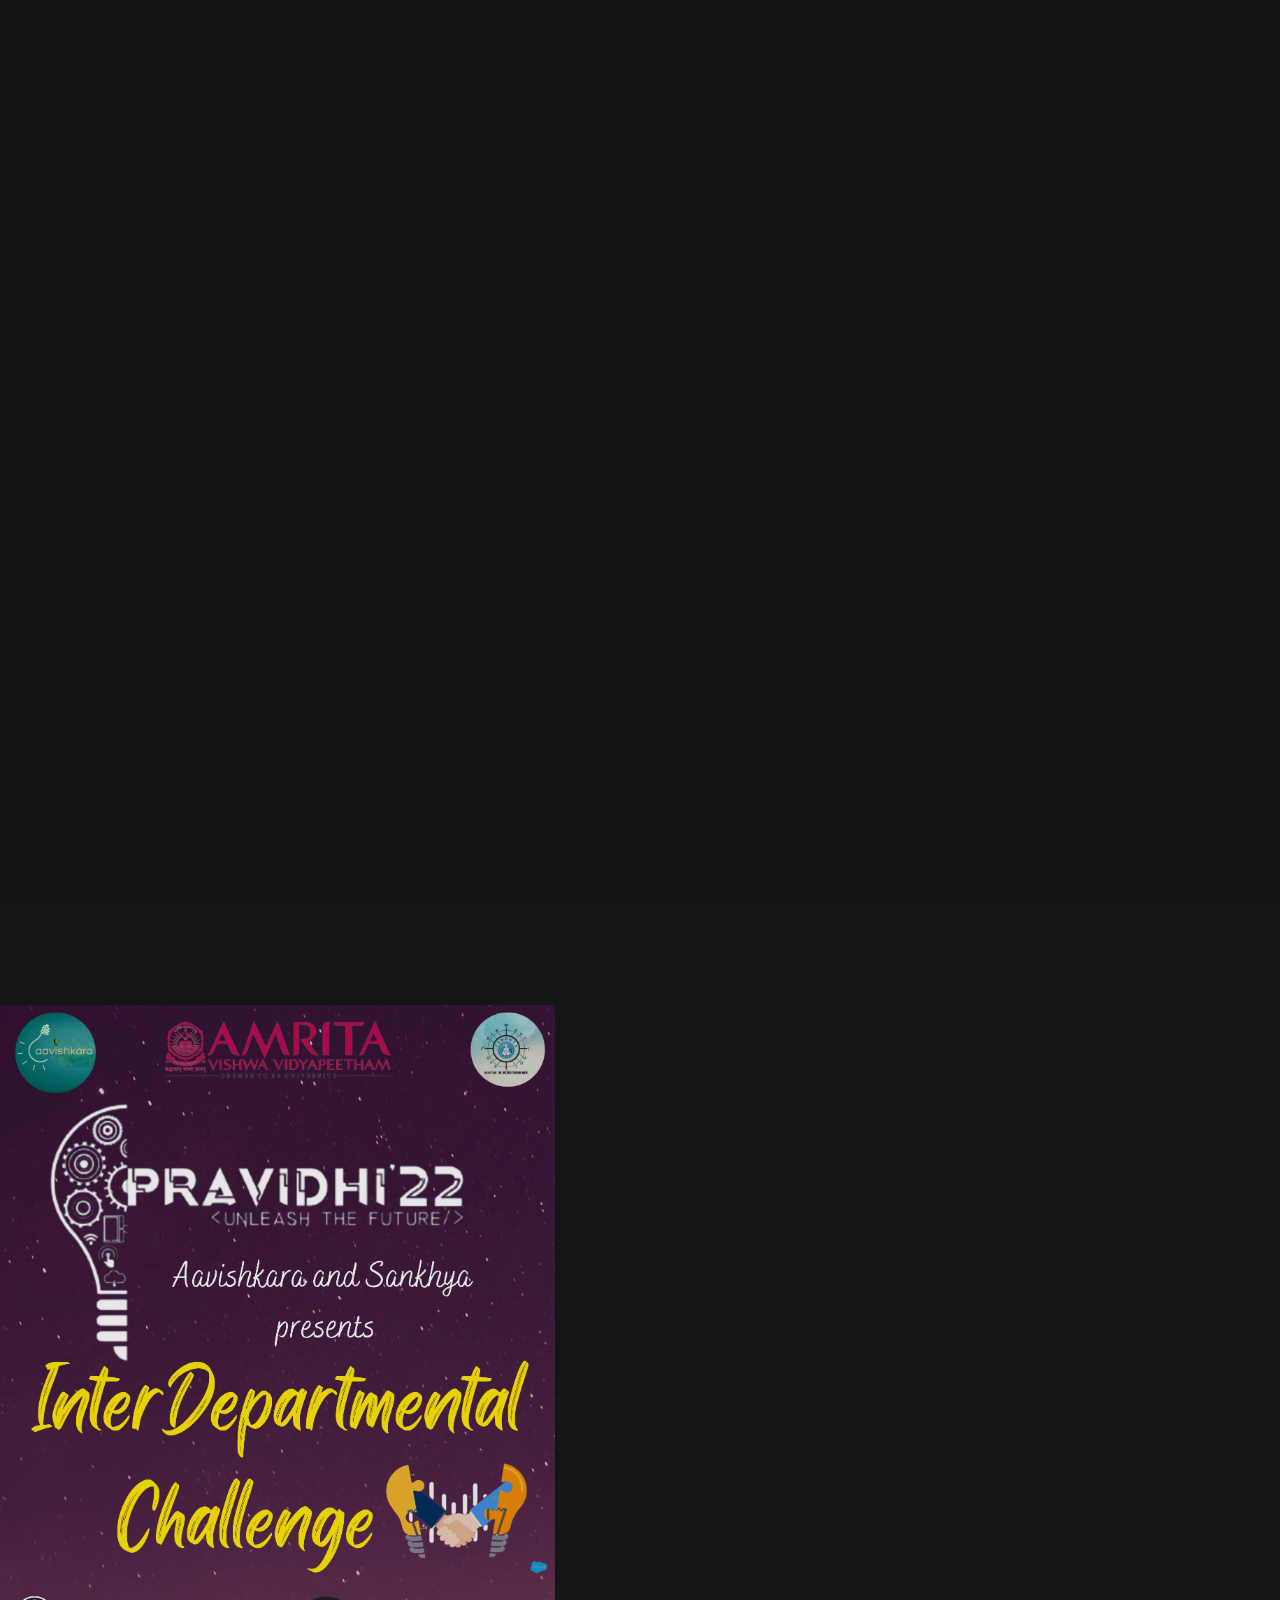
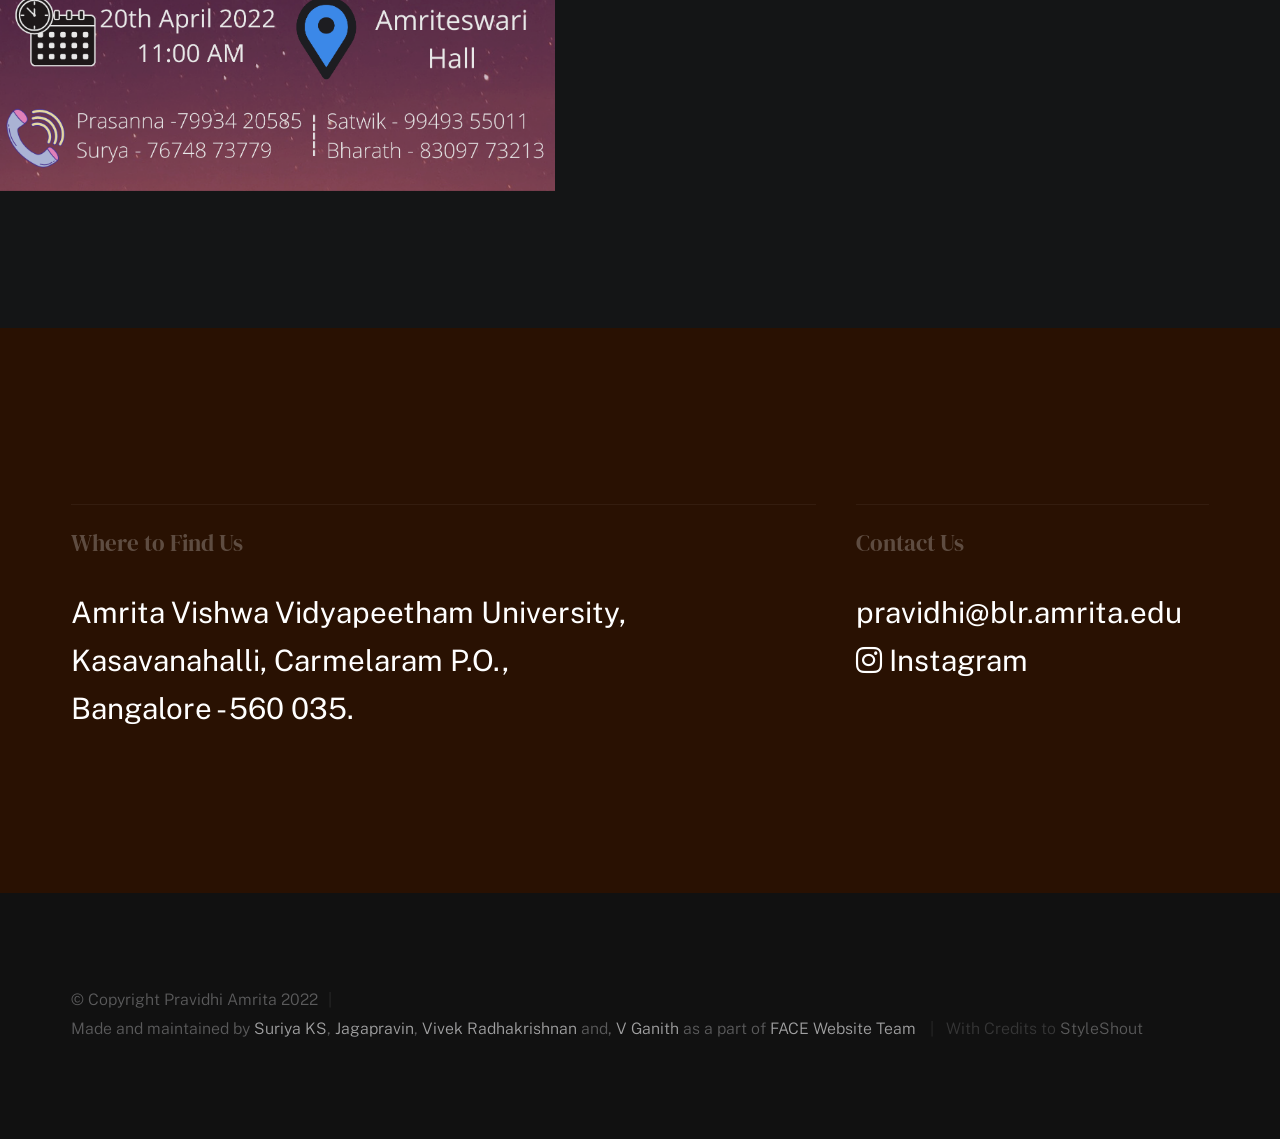
<file: pages/events/inter-departmental-challenge/index.html>
<!DOCTYPE html>
<html class="no-js ss-preload" lang="en">
    <head>
        <!--- basic page needs
    ================================================== -->
        <meta charset="utf-8" />
        <title>Inter Departmental Challenge</title>
        <meta name="description" content="" />
        <meta name="author" content="" />

        <!-- mobile specific metas
    ================================================== -->
        <meta name="viewport" content="width=device-width, initial-scale=1" />

        <!-- CSS
    ================================================== -->
        <link rel="stylesheet" href="./../css/vendor.css" />
        <link rel="stylesheet" href="./../css/styles.css" />
        <link rel="stylesheet" href="https://cdnjs.cloudflare.com/ajax/libs/font-awesome/6.1.1/css/all.min.css" integrity="sha512-KfkfwYDsLkIlwQp6LFnl8zNdLGxu9YAA1QvwINks4PhcElQSvqcyVLLD9aMhXd13uQjoXtEKNosOWaZqXgel0g==" crossorigin="anonymous" referrerpolicy="no-referrer" />
        <!-- favicons
    ================================================== -->
        <link rel="apple-touch-icon" sizes="180x180" href="./../../../images/apple-touch-icon.png" />
        <link rel="icon" type="image/png" sizes="32x32" href="./../../../images/favicon-32x32.png" />
        <link rel="icon" type="image/png" sizes="16x16" href="./../../../images/favicon-16x16.png" />
        <link rel="manifest" href="./../../../site.webmanifest" />
    </head>

    <body id="top">
        <!-- # preloader
    ================================================== -->
        <div id="preloader">
            <div id="loader"></div>
        </div>

        <!-- # page wrap
    ================================================== -->
        <div class="s-pagewrap">
            <div class="circles">
                <span></span>
                <span></span>
                <span></span>
                <span></span>
                <span></span>
            </div>

            <!-- ## site header
        ================================================== -->
            <header class="s-header">
                <div class="header-mobile">
                    <span class="mobile-home-link"><a href="./../../../index.html">Pravidhi</a></span>
                    <a class="mobile-menu-toggle" href="#0"><span>Menu</span></a>
                </div>

                <div class="row wide main-nav-wrap">
                    <nav class="column lg-12 main-nav">
                        <ul>
                            <li><a href="./../../../index.html" class="home-link">Pravidhi</a></li>
                            <li class="current"><a href="#intro" class="smoothscroll">Intro</a></li>
                            <li><a href="#about" class="smoothscroll">Details</a></li>
                            <li><a href="#contact" class="smoothscroll">Contact</a></li>
                        </ul>
                    </nav>
                </div>
            </header>
            <!-- end s-header -->

            <!-- ## main content
        ==================================================- -->
            <main class="s-content">
                <!-- ### intro
            ================================================== -->
                <section id="intro" class="s-intro target-section">
                    <div class="row intro-content wide">
                        <div class="column">
                            <div class="text-pretitle with-line">Aavishkara + Sankhya</div>

                            <h1 class="text-huge-title">Inter Departmental Challenge</h1>
                        </div>

                        <ul class="intro-social">
                            <li><a href="./../../../index.html">Home</a></li>
                            <li><a href="./../../../index.html#events-timeline">Timeline</a></li>
                            <li><a href="##Registration Link##">Register</a></li>
                        </ul>
                    </div>
                    <!-- end intro content -->

                    <a href="#about" class="intro-scrolldown smoothscroll">
                        <svg
                            width="24"
                            height="24"
                            viewBox="0 0 24 24"
                            xmlns="http://www.w3.org/2000/svg"
                            fill-rule="evenodd"
                            clip-rule="evenodd"
                        >
                            <path
                                d="M11 21.883l-6.235-7.527-.765.644 7.521 9 7.479-9-.764-.645-6.236 7.529v-21.884h-1v21.883z"
                            />
                        </svg>
                    </a>
                </section>
                <!-- end s-intro -->

                <!-- ### about
            ================================================== -->
                <section id="about" class="s-about target-section">
                    <div class="row about-info wide" data-animate-block>
                        <div class="column lg-6 md-12 about-info__pic-block">
                            <img
                                src="./images/inter-departmental-challenge.png"
                                srcset="
                                    ./images/inter-departmental-challenge.png 1x,
                                    ./images/inter-departmental-challenge.png 2x
                                "
                                alt=""
                                class="about-info__pic"
                                data-animate-el
                            />
                        </div>

                        <div class="column lg-6 md-12 about-info__description-block">
                            <div class="about-info__text">
                                <h2 class="text-pretitle with-line" data-animate-el>Description</h2>
                                <p class="attention-getter" data-animate-el>
                                    Hey Folks!! <br />
                                    Which department you think has the REAL ENGINEERING PRODIGIES?<br />
                                    Who has the power to drive the world?<br />
                                    A) The Mechanical Gearheads<br />
                                    B) The Electrical Dynamos<br />
                                    C) The AI Golems<br />
                                    D) The CSE Geeks<br />
                                    E) The ECE Bullhorns<br />
                                    F) The EAC Techies<br />
                                    *Aavishkara* and *Sankhya* Presents *Inter Departmental Challenge* as a
                                    part of *Pravidhi'22*<br />
                                    Get ready for the Mental Blitz!<br />
                                    Come Join us and Prove that your branch is the best!<br />
                                </p>
                                <a
                                    href="./../../registration/individual/index.php"
                                    class="btn btn--medium u-fullwidth"
                                    data-animate-el
                                    >Register Now</a
                                >
                            </div>
                        </div>
                    </div>
                    <!-- about-info -->

                    <!-- end about-timelines -->
                </section>
                <!-- end s-about -->

                <!-- contact
            ----------------------------------------------- -->
                <section id="contact" class="s-contact target-section">
                    <div class="row s-contact__infos">
                        <div class="column lg-8 md-6 stack-on-900 s-contact__block-address">
                            <h5 class="with-top-line">Where to Find Us</h5>

                            <p>
                                Amrita Vishwa Vidyapeetham University,<br />
                                Kasavanahalli, Carmelaram P.O., <br />
                                Bangalore - 560 035. <br />
                            </p>
                        </div>

                        <div class="column lg-4 md-12 stack-on-900 s-contact__block-number">
                            <h5 class="with-top-line">Contact Us</h5>

                            <ul class="s-contact__list">
                                <li><a href="mailto:pravidhi@blr.amrita.edu">pravidhi@blr.amrita.edu</a></li>
                                <li>
                                    <a href="https://www.instagram.com/pravidhi_aseb/">
                                        <i class="fa-brands fa-instagram"></i>
                                        <span>Instagram</span>
                                    </a>
                                </li>
                            </ul>
                        </div>
                    </div>
                    <!-- end s-contact__infos -->
                </section>
                <!-- end contact -->
                <!-- end s-content -->

                <!-- footer
        ================================================== -->
                <footer id="colophon" class="s-footer" style="padding-top: 100px">
                    <div class="row">
                        <div class="column lg-12 ss-copyright">
                            <span>&#169; Copyright Pravidhi Amrita 2022</span>
                            <span
                                >Made and maintained by
                                <a href="https://www.linkedin.com/in/suriya-2002/" target="_blank"
                                    >Suriya KS</a
                                >,
                                <a href="https://www.linkedin.com/in/jaga-pravin-b61a75195/" target="_blank"
                                    >Jagapravin</a
                                >,
                                <a
                                    href="https://www.linkedin.com/in/vivek-radhakrishnan-9a1a18207/"
                                    target="_blank"
                                    >Vivek Radhakrishnan</a
                                >
                                and,
                                <a href="https://www.linkedin.com/in/v-ganith/" target="_blank">V Ganith</a>
                                as a part of
                                <a href="#" target="_blank">FACE Website Team</a>
                            </span>
                            <span style="opacity: 0.5"
                                >With Credits to
                                <a href="https://www.styleshout.com/" target="_blank">StyleShout</a></span
                            >
                        </div>
                    </div>

                    <div class="ss-go-top">
                        <a class="smoothscroll" title="Back to Top" href="#top">
                            <svg
                                xmlns="http://www.w3.org/2000/svg"
                                width="24"
                                height="24"
                                viewBox="0 0 24 24"
                                style="fill: rgba(0, 0, 0, 1)"
                            >
                                <path d="M6 4h12v2H6zm5 10v6h2v-6h5l-6-6-6 6z"></path>
                            </svg>
                        </a>
                    </div>
                    <!-- end ss-go-top -->
                </footer>
                <!-- end s-footer -->
            </main>
            <!-- end s-content -->
        </div>
        <!-- end -s-pagewrap -->

        <!-- Java Script
    ================================================== -->
        <script src="./../js/plugins.js"></script>
        <script src="./../js/main.js"></script>
    </body>
</html>
</file>
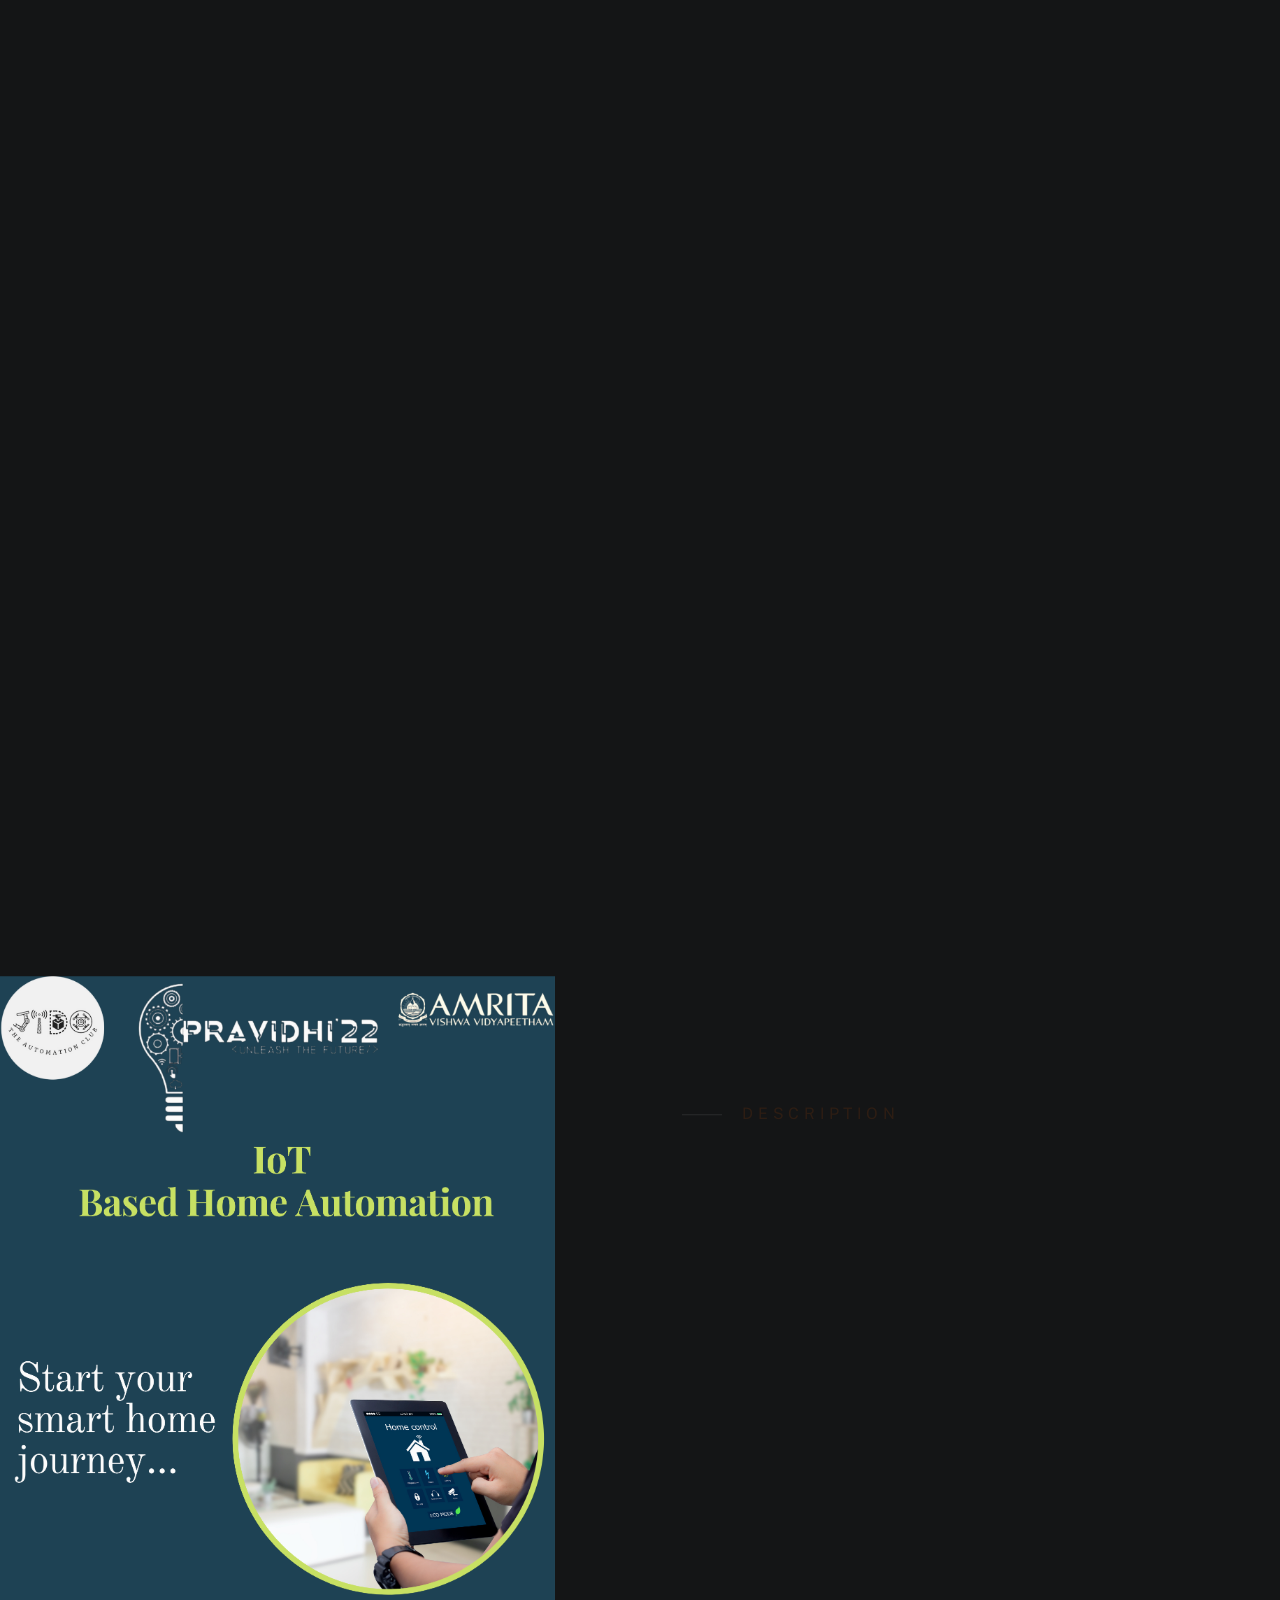
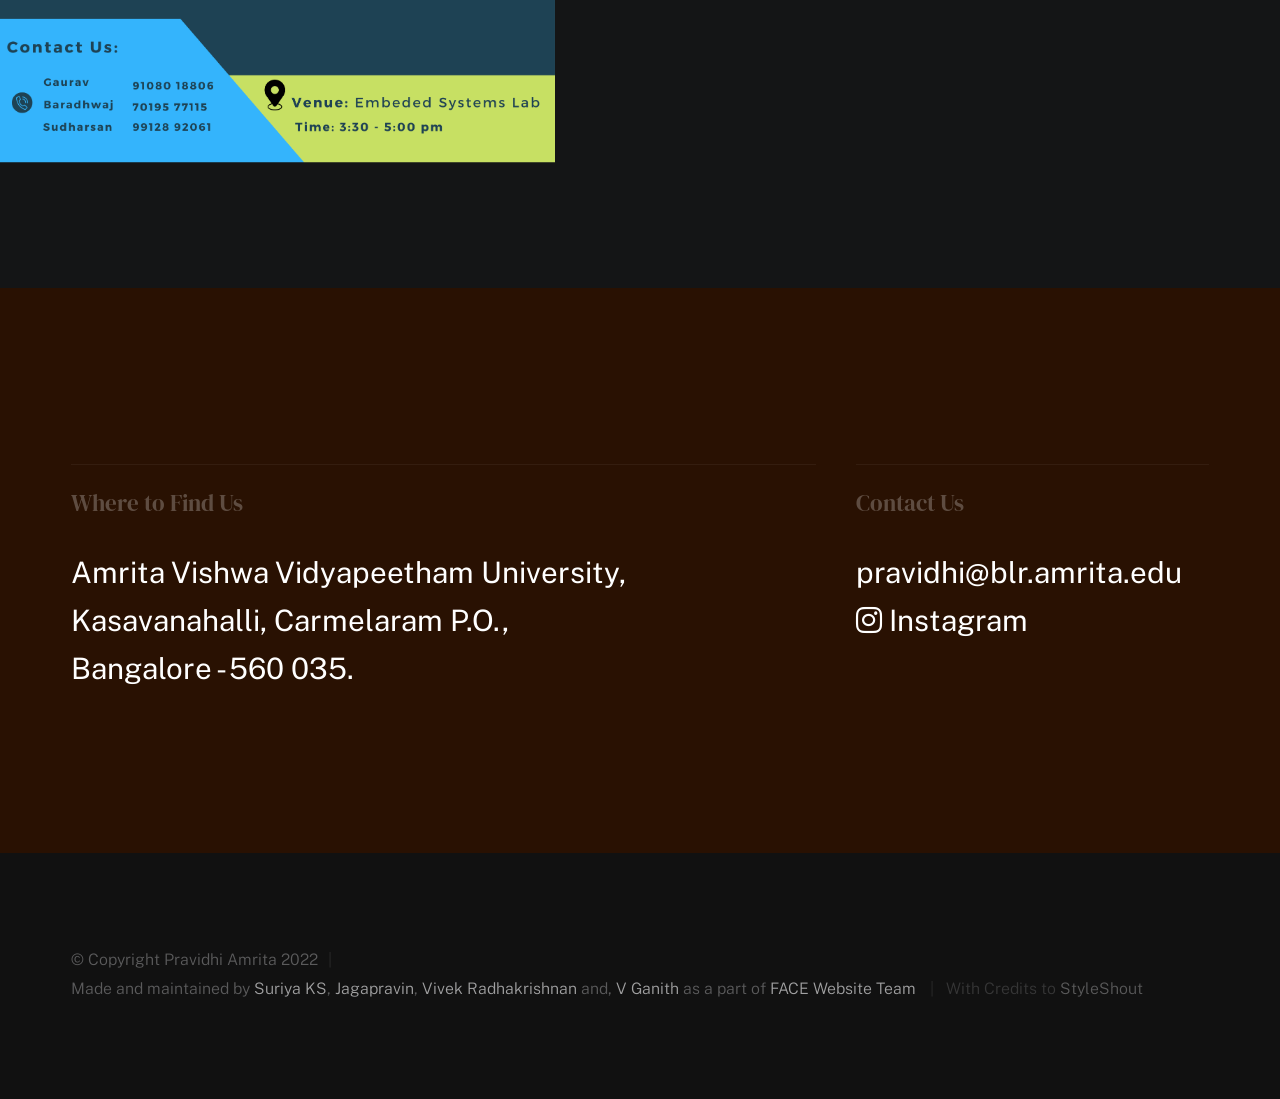
<file: pages/events/iot-based-home-automation/index.html>
<!DOCTYPE html>
<html class="no-js ss-preload" lang="en">
    <head>
        <!--- basic page needs
    ================================================== -->
        <meta charset="utf-8" />
        <title>IoT Based Home Automation</title>
        <meta name="description" content="" />
        <meta name="author" content="" />

        <!-- mobile specific metas
    ================================================== -->
        <meta name="viewport" content="width=device-width, initial-scale=1" />

        <!-- CSS
    ================================================== -->
        <link rel="stylesheet" href="./../css/vendor.css" />
        <link rel="stylesheet" href="./../css/styles.css" />
        <link rel="stylesheet" href="https://cdnjs.cloudflare.com/ajax/libs/font-awesome/6.1.1/css/all.min.css" integrity="sha512-KfkfwYDsLkIlwQp6LFnl8zNdLGxu9YAA1QvwINks4PhcElQSvqcyVLLD9aMhXd13uQjoXtEKNosOWaZqXgel0g==" crossorigin="anonymous" referrerpolicy="no-referrer" />
        <!-- favicons
    ================================================== -->
        <link rel="apple-touch-icon" sizes="180x180" href="./../../../images/apple-touch-icon.png" />
        <link rel="icon" type="image/png" sizes="32x32" href="./../../../images/favicon-32x32.png" />
        <link rel="icon" type="image/png" sizes="16x16" href="./../../../images/favicon-16x16.png" />
        <link rel="manifest" href="./../../../site.webmanifest" />
    </head>

    <body id="top">
        <!-- # preloader
    ================================================== -->
        <div id="preloader">
            <div id="loader"></div>
        </div>

        <!-- # page wrap
    ================================================== -->
        <div class="s-pagewrap">
            <div class="circles">
                <span></span>
                <span></span>
                <span></span>
                <span></span>
                <span></span>
            </div>

            <!-- ## site header
        ================================================== -->
            <header class="s-header">
                <div class="header-mobile">
                    <span class="mobile-home-link"><a href="./../../../index.html">Pravidhi</a></span>
                    <a class="mobile-menu-toggle" href="#0"><span>Menu</span></a>
                </div>

                <div class="row wide main-nav-wrap">
                    <nav class="column lg-12 main-nav">
                        <ul>
                            <li><a href="./../../../index.html" class="home-link">Pravidhi</a></li>
                            <li class="current"><a href="#intro" class="smoothscroll">Intro</a></li>
                            <li><a href="#about" class="smoothscroll">Details</a></li>
                            <li><a href="#contact" class="smoothscroll">Contact</a></li>
                        </ul>
                    </nav>
                </div>
            </header>
            <!-- end s-header -->

            <!-- ## main content
        ==================================================- -->
            <main class="s-content">
                <!-- ### intro
            ================================================== -->
                <section id="intro" class="s-intro target-section">
                    <div class="row intro-content wide">
                        <div class="column">
                            <div class="text-pretitle with-line">JIDO</div>

                            <h1 class="text-huge-title">IoT Based Home Automation</h1>
                        </div>

                        <ul class="intro-social">
                            <li><a href="./../../../index.html">Home</a></li>
                            <li><a href="./../../../index.html#events-timeline">Timeline</a></li>
                            <li><a href="./../../registration/individual/index.php">Register</a></li>
                        </ul>
                    </div>
                    <!-- end intro content -->

                    <a href="#about" class="intro-scrolldown smoothscroll">
                        <svg
                            width="24"
                            height="24"
                            viewBox="0 0 24 24"
                            xmlns="http://www.w3.org/2000/svg"
                            fill-rule="evenodd"
                            clip-rule="evenodd"
                        >
                            <path
                                d="M11 21.883l-6.235-7.527-.765.644 7.521 9 7.479-9-.764-.645-6.236 7.529v-21.884h-1v21.883z"
                            />
                        </svg>
                    </a>
                </section>
                <!-- end s-intro -->

                <!-- ### about
            ================================================== -->
                <section id="about" class="s-about target-section">
                    <div class="row about-info wide" data-animate-block>
                        <div class="column lg-6 md-12 about-info__pic-block">
                            <img
                                src="./images/iot-based-home-automation.png"
                                srcset="
                                    ./images/iot-based-home-automation.png 1x,
                                    ./images/iot-based-home-automation.png 2x
                                "
                                alt=""
                                class="about-info__pic"
                                data-animate-el
                            />
                        </div>

                        <div class="column lg-6 md-12 about-info__description-block">
                            <div class="about-info__text">
                                <h2 class="text-pretitle with-line" data-animate-el>Description</h2>
                                <p class="attention-getter" data-animate-el>
                                    Do you want to create your own home assistant like Jarvis and be Ironman.
                                    This is your chance. IoT for home automation by JIDO.
                                    <br />
                                    <br />
                                    For Pravidhi 2022, Duration 60-90 min.
                                    <br />
                                    <br />
                                    Here are some rules:
                                    <br />
                                    <br />
                                    1. You will be separated into a group of 3 - 4
                                    <br />
                                    2. Each team will be given all the hardware equipment required for the
                                    build
                                    <br />
                                    <br />
                                    Let's automate the boring stuff 🤖
                                </p>
                                <a
                                    href="./../../registration/individual/index.php"
                                    class="btn btn--medium u-fullwidth"
                                    data-animate-el
                                    >Register Now</a
                                >
                            </div>
                        </div>
                    </div>
                    <!-- about-info -->

                    <!-- end about-timelines -->
                </section>
                <!-- end s-about -->

                <!-- contact
            ----------------------------------------------- -->
                <section id="contact" class="s-contact target-section">
                    <div class="row s-contact__infos">
                        <div class="column lg-8 md-6 stack-on-900 s-contact__block-address">
                            <h5 class="with-top-line">Where to Find Us</h5>

                            <p>
                                Amrita Vishwa Vidyapeetham University,<br />
                                Kasavanahalli, Carmelaram P.O., <br />
                                Bangalore - 560 035. <br />
                            </p>
                        </div>

                        <div class="column lg-4 md-12 stack-on-900 s-contact__block-number">
                            <h5 class="with-top-line">Contact Us</h5>

                            <ul class="s-contact__list">
                                <li><a href="mailto:pravidhi@blr.amrita.edu">pravidhi@blr.amrita.edu</a></li>
                                <li>
                                    <a href="https://www.instagram.com/pravidhi_aseb/">
                                        <i class="fa-brands fa-instagram"></i>
                                        <span>Instagram</span>
                                    </a>
                                </li>
                            </ul>
                        </div>
                    </div>
                    <!-- end s-contact__infos -->
                </section>
                <!-- end contact -->
                <!-- end s-content -->

                <!-- footer
        ================================================== -->
                <footer id="colophon" class="s-footer" style="padding-top: 100px">
                    <div class="row">
                        <div class="column lg-12 ss-copyright">
                            <span>&#169; Copyright Pravidhi Amrita 2022</span>
                            <span
                                >Made and maintained by
                                <a href="https://www.linkedin.com/in/suriya-2002/" target="_blank"
                                    >Suriya KS</a
                                >,
                                <a href="https://www.linkedin.com/in/jaga-pravin-b61a75195/" target="_blank"
                                    >Jagapravin</a
                                >,
                                <a
                                    href="https://www.linkedin.com/in/vivek-radhakrishnan-9a1a18207/"
                                    target="_blank"
                                    >Vivek Radhakrishnan</a
                                >
                                and,
                                <a href="https://www.linkedin.com/in/v-ganith/" target="_blank">V Ganith</a>
                                as a part of
                                <a href="#" target="_blank">FACE Website Team</a>
                            </span>
                            <span style="opacity: 0.5"
                                >With Credits to
                                <a href="https://www.styleshout.com/" target="_blank">StyleShout</a></span
                            >
                        </div>
                    </div>

                    <div class="ss-go-top">
                        <a class="smoothscroll" title="Back to Top" href="#top">
                            <svg
                                xmlns="http://www.w3.org/2000/svg"
                                width="24"
                                height="24"
                                viewBox="0 0 24 24"
                                style="fill: rgba(0, 0, 0, 1)"
                            >
                                <path d="M6 4h12v2H6zm5 10v6h2v-6h5l-6-6-6 6z"></path>
                            </svg>
                        </a>
                    </div>
                    <!-- end ss-go-top -->
                </footer>
                <!-- end s-footer -->
            </main>
            <!-- end s-content -->
        </div>
        <!-- end -s-pagewrap -->

        <!-- Java Script
    ================================================== -->
        <script src="./../js/plugins.js"></script>
        <script src="./../js/main.js"></script>
    </body>
</html>
</file>
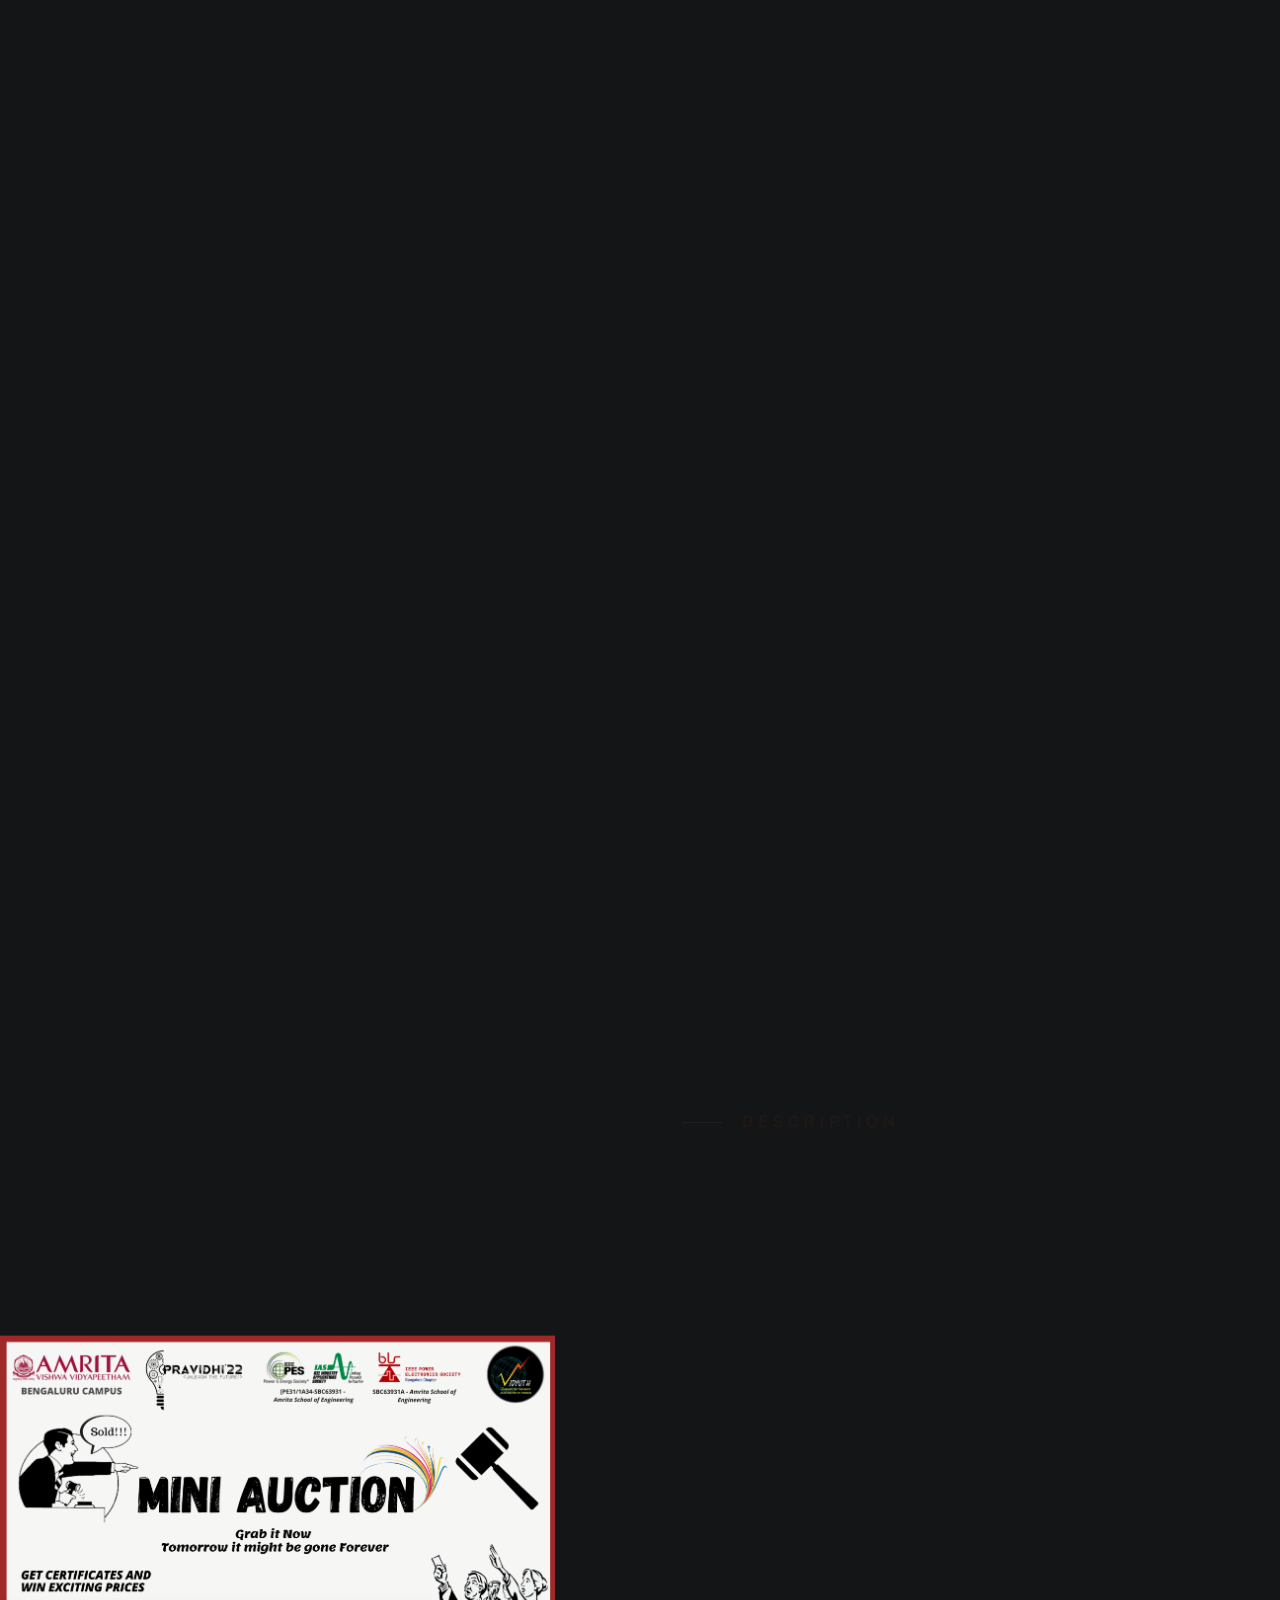
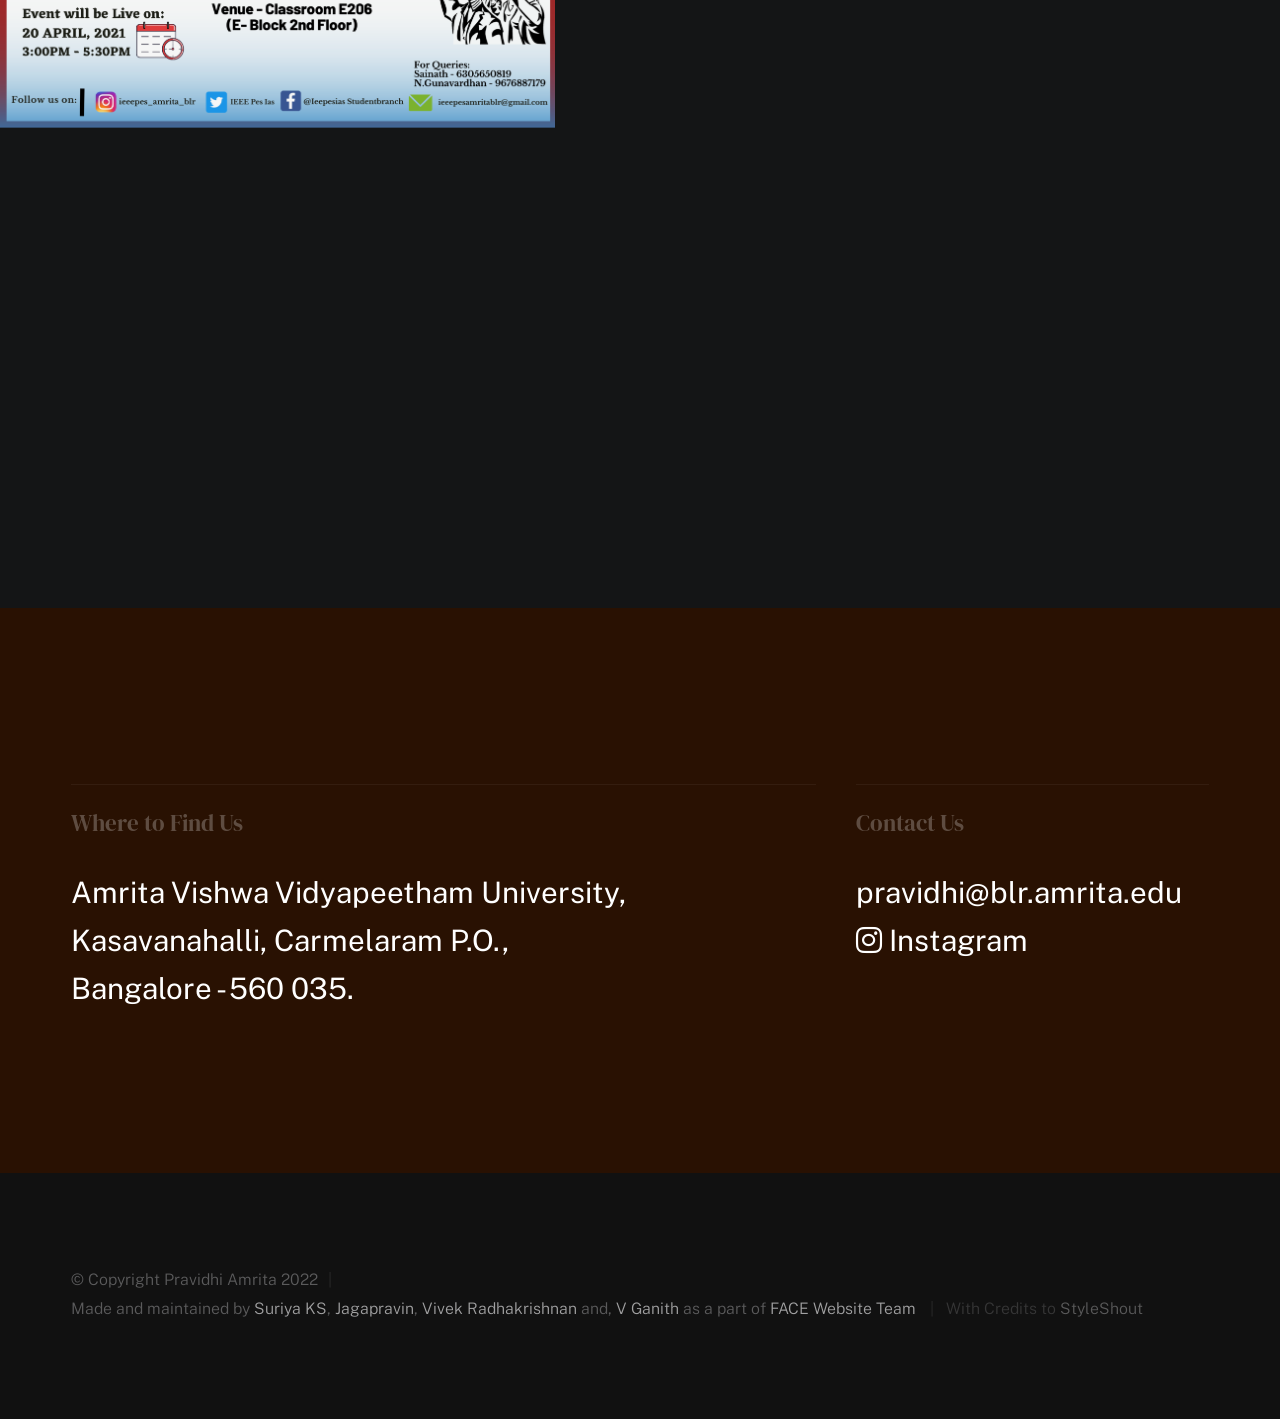
<file: pages/events/mini-auction/index.html>
<!DOCTYPE html>
<html class="no-js ss-preload" lang="en">
    <head>
        <!--- basic page needs
    ================================================== -->
        <meta charset="utf-8" />
        <title>Mini Auction</title>
        <meta name="description" content="" />
        <meta name="author" content="" />

        <!-- mobile specific metas
    ================================================== -->
        <meta name="viewport" content="width=device-width, initial-scale=1" />

        <!-- CSS
    ================================================== -->
        <link rel="stylesheet" href="./../css/vendor.css" />
        <link rel="stylesheet" href="./../css/styles.css" />
        <link rel="stylesheet" href="https://cdnjs.cloudflare.com/ajax/libs/font-awesome/6.1.1/css/all.min.css" integrity="sha512-KfkfwYDsLkIlwQp6LFnl8zNdLGxu9YAA1QvwINks4PhcElQSvqcyVLLD9aMhXd13uQjoXtEKNosOWaZqXgel0g==" crossorigin="anonymous" referrerpolicy="no-referrer" />
        <!-- favicons
    ================================================== -->
        <link rel="apple-touch-icon" sizes="180x180" href="./../../../images/apple-touch-icon.png" />
        <link rel="icon" type="image/png" sizes="32x32" href="./../../../images/favicon-32x32.png" />
        <link rel="icon" type="image/png" sizes="16x16" href="./../../../images/favicon-16x16.png" />
        <link rel="manifest" href="./../../../site.webmanifest" />
    </head>

    <body id="top">
        <!-- # preloader
    ================================================== -->
        <div id="preloader">
            <div id="loader"></div>
        </div>

        <!-- # page wrap
    ================================================== -->
        <div class="s-pagewrap">
            <div class="circles">
                <span></span>
                <span></span>
                <span></span>
                <span></span>
                <span></span>
            </div>

            <!-- ## site header
        ================================================== -->
            <header class="s-header">
                <div class="header-mobile">
                    <span class="mobile-home-link"><a href="./../../../index.html">Pravidhi</a></span>
                    <a class="mobile-menu-toggle" href="#0"><span>Menu</span></a>
                </div>

                <div class="row wide main-nav-wrap">
                    <nav class="column lg-12 main-nav">
                        <ul>
                            <li><a href="./../../../index.html" class="home-link">Pravidhi</a></li>
                            <li class="current"><a href="#intro" class="smoothscroll">Intro</a></li>
                            <li><a href="#about" class="smoothscroll">Details</a></li>
                            <li><a href="#contact" class="smoothscroll">Contact</a></li>
                        </ul>
                    </nav>
                </div>
            </header>
            <!-- end s-header -->

            <!-- ## main content
        ==================================================- -->
            <main class="s-content">
                <!-- ### intro
            ================================================== -->
                <section id="intro" class="s-intro target-section">
                    <div class="row intro-content wide">
                        <div class="column">
                            <div class="text-pretitle with-line">IEEE PES, PELS, VIDYUTH</div>

                            <h1 class="text-huge-title">Mini Auction</h1>
                        </div>

                        <ul class="intro-social">
                            <li><a href="./../../../index.html">Home</a></li>
                            <li><a href="./../../../index.html#events-timeline">Timeline</a></li>
                            <li><a href="./../../registration/group/index.php">Register</a></li>
                        </ul>
                    </div>
                    <!-- end intro content -->

                    <a href="#about" class="intro-scrolldown smoothscroll">
                        <svg
                            width="24"
                            height="24"
                            viewBox="0 0 24 24"
                            xmlns="http://www.w3.org/2000/svg"
                            fill-rule="evenodd"
                            clip-rule="evenodd"
                        >
                            <path
                                d="M11 21.883l-6.235-7.527-.765.644 7.521 9 7.479-9-.764-.645-6.236 7.529v-21.884h-1v21.883z"
                            />
                        </svg>
                    </a>
                </section>
                <!-- end s-intro -->

                <!-- ### about
            ================================================== -->
                <section id="about" class="s-about target-section">
                    <div class="row about-info wide" data-animate-block>
                        <div class="column lg-6 md-12 about-info__pic-block">
                            <img
                                src="./images/mini-auction.png"
                                srcset="./images/mini-auction.png 1x, ./images/mini-auction.png 2x"
                                alt=""
                                class="about-info__pic"
                                data-animate-el
                            />
                        </div>

                        <div class="column lg-6 md-12 about-info__description-block">
                            <div class="about-info__text">
                                <h2 class="text-pretitle with-line" data-animate-el>Description</h2>
                                <p class="attention-getter" data-animate-el>
                                    "Are you ready to bid? The auction is here. 🌝 Where the bid completes the
                                    bidder Bid to win, the only mantra for auction. 🤗😁 ""Grab it Now or
                                    Tomorrow It might be gone forever"" Hello people👋🌸 Hope everyone is
                                    great and well !!! We open heartedly invite you all to the MINI
                                    AUCTION🎓👩‍⚖️🧑‍⚖️conducted by IEEE PELS, IEEE PES and IAS student branch,
                                    Vidyut as a part of the techfest PRAVIDHI. Join us for the mini auction
                                    and win amazing prizes and certificates. 🏆🙌 <br />

                                    Instructions: <br />
                                    1) Initially, a 2 lakhs play money will be given to each team. <br />
                                    2) Each team must buy Five household Electric appliances such as TV, AC,
                                    Washing Machine, Geyser, Refrigerator provided by the Auctioneer. <br />
                                    3) Each item will be displayed one after the other in a random way(their
                                    specifications will be mentioned), every team are required to buy the
                                    products through Bidding. One with the highest bid get it. <br />
                                    4) Finally, the team remaining with highest money and are on lowest power
                                    consumption WINS the Auction....." <br />
                                </p>
                                <a
                                    href="./../../registration/group/index.php"
                                    class="btn btn--medium u-fullwidth"
                                    data-animate-el
                                    >Register Now</a
                                >
                            </div>
                        </div>
                    </div>
                    <!-- about-info -->

                    <!-- end about-timelines -->
                </section>
                <!-- end s-about -->

                <!-- contact
            ----------------------------------------------- -->
                <section id="contact" class="s-contact target-section">
                    <div class="row s-contact__infos">
                        <div class="column lg-8 md-6 stack-on-900 s-contact__block-address">
                            <h5 class="with-top-line">Where to Find Us</h5>

                            <p>
                                Amrita Vishwa Vidyapeetham University,<br />
                                Kasavanahalli, Carmelaram P.O., <br />
                                Bangalore - 560 035. <br />
                            </p>
                        </div>

                        <div class="column lg-4 md-12 stack-on-900 s-contact__block-number">
                            <h5 class="with-top-line">Contact Us</h5>

                            <ul class="s-contact__list">
                                <li><a href="mailto:pravidhi@blr.amrita.edu">pravidhi@blr.amrita.edu</a></li>
                                <li>
                                    <a href="https://www.instagram.com/pravidhi_aseb/">
                                        <i class="fa-brands fa-instagram"></i>
                                        <span>Instagram</span>
                                    </a>
                                </li>
                            </ul>
                        </div>
                    </div>
                    <!-- end s-contact__infos -->
                </section>
                <!-- end contact -->
                <!-- end s-content -->

                <!-- footer
        ================================================== -->
                <footer id="colophon" class="s-footer" style="padding-top: 100px">
                    <div class="row">
                        <div class="column lg-12 ss-copyright">
                            <span>&#169; Copyright Pravidhi Amrita 2022</span>
                            <span
                                >Made and maintained by
                                <a href="https://www.linkedin.com/in/suriya-2002/" target="_blank"
                                    >Suriya KS</a
                                >,
                                <a href="https://www.linkedin.com/in/jaga-pravin-b61a75195/" target="_blank"
                                    >Jagapravin</a
                                >,
                                <a
                                    href="https://www.linkedin.com/in/vivek-radhakrishnan-9a1a18207/"
                                    target="_blank"
                                    >Vivek Radhakrishnan</a
                                >
                                and,
                                <a href="https://www.linkedin.com/in/v-ganith/" target="_blank">V Ganith</a>
                                as a part of
                                <a href="#" target="_blank">FACE Website Team</a>
                            </span>
                            <span style="opacity: 0.5"
                                >With Credits to
                                <a href="https://www.styleshout.com/" target="_blank">StyleShout</a></span
                            >
                        </div>
                    </div>

                    <div class="ss-go-top">
                        <a class="smoothscroll" title="Back to Top" href="#top">
                            <svg
                                xmlns="http://www.w3.org/2000/svg"
                                width="24"
                                height="24"
                                viewBox="0 0 24 24"
                                style="fill: rgba(0, 0, 0, 1)"
                            >
                                <path d="M6 4h12v2H6zm5 10v6h2v-6h5l-6-6-6 6z"></path>
                            </svg>
                        </a>
                    </div>
                    <!-- end ss-go-top -->
                </footer>
                <!-- end s-footer -->
            </main>
            <!-- end s-content -->
        </div>
        <!-- end -s-pagewrap -->

        <!-- Java Script
    ================================================== -->
        <script src="./../js/plugins.js"></script>
        <script src="./../js/main.js"></script>
    </body>
</html>
</file>
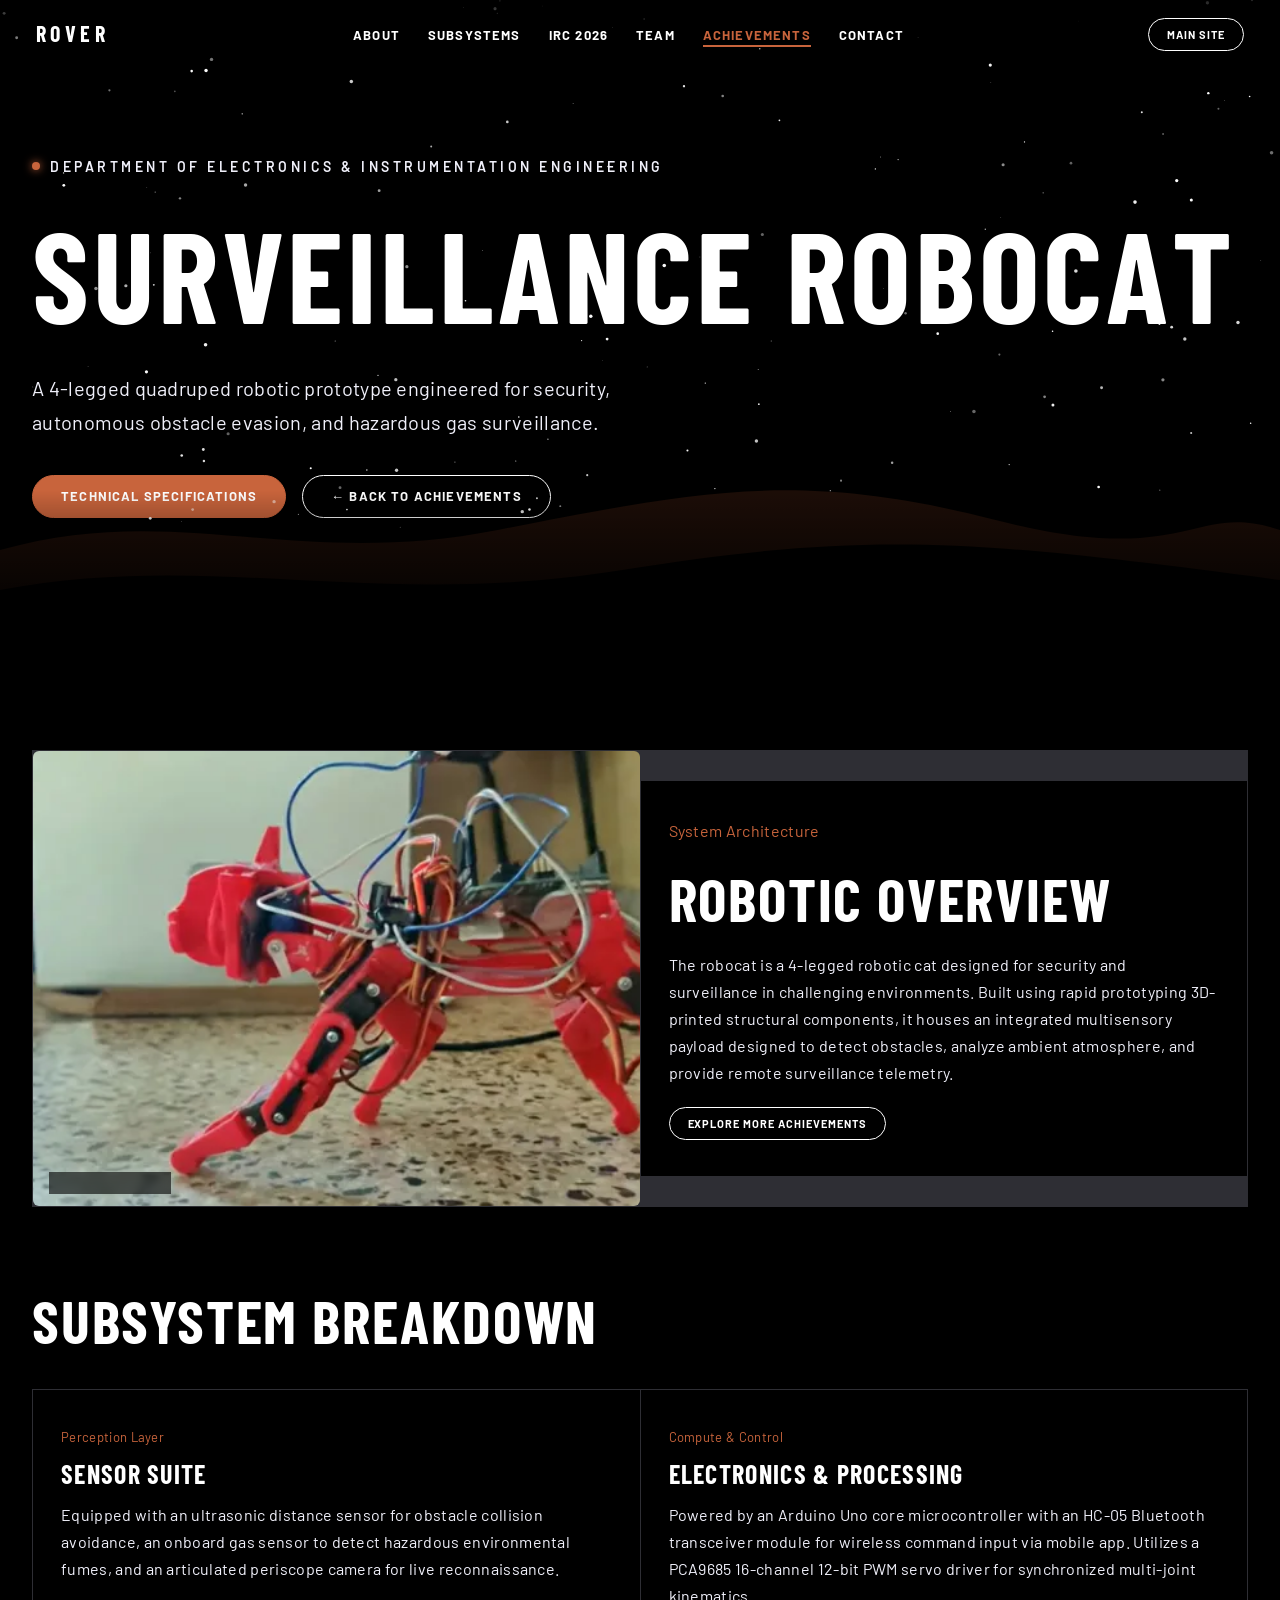
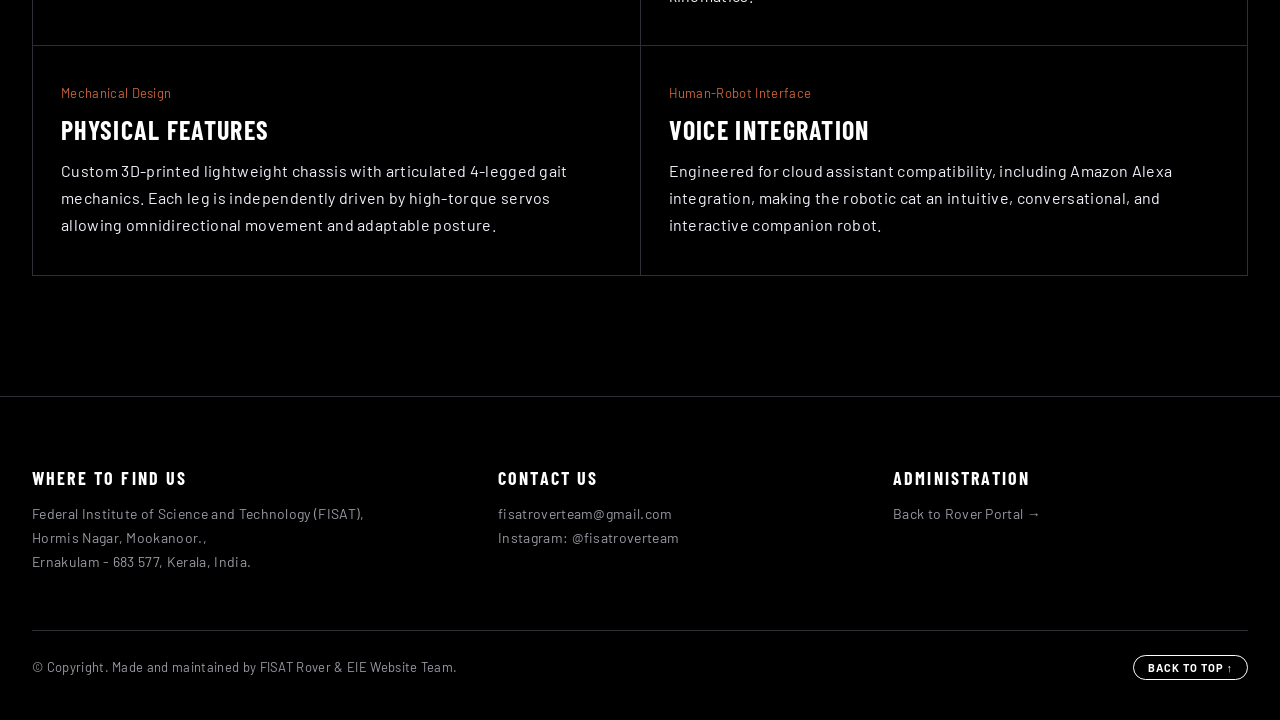
<file: pages/events/minihack/index.html>
<!DOCTYPE html>
<html lang="en">
<head>
  <meta charset="utf-8">
  <meta name="viewport" content="width=device-width, initial-scale=1, viewport-fit=cover">
  <title>Surveillance Robocat | FISAT Robotics Factory</title>
  <meta name="description" content="Surveillance Robocat: 4-legged robotic platform engineered by EIE Department, FISAT.">
  <meta name="theme-color" content="#000000">

  <!-- Favicons -->
  <link rel="apple-touch-icon" sizes="180x180" href="../../../images/logo.png">
  <link rel="icon" type="image/png" sizes="32x32" href="../../../images/logo.png">
  <link rel="icon" type="image/png" sizes="16x16" href="../../../images/favicon-16x16.png">

  <!-- Google Fonts & Styles -->
  <link rel="preconnect" href="https://fonts.googleapis.com">
  <link rel="preconnect" href="https://fonts.gstatic.com" crossorigin>
  <link href="https://fonts.googleapis.com/css2?family=Barlow+Condensed:wght@500;600;700;800&family=Barlow:wght@300;400;500;600;700&display=swap" rel="stylesheet">
  <link rel="stylesheet" href="../../../css/styles.css">
</head>
<body>
  <!-- Scroll Reading Progress Bar -->
  <div id="prog" aria-hidden="true"></div>

  <!-- Header & Navigation -->
  <nav id="nav">
    <a href="../../../index.html" class="brand" aria-label="FISAT Rover Home">ROVER</a>

    <ul>
      <li><a href="../../../index.html#about">About</a></li>
      <li><a href="../../../index.html#teams">Subsystems</a></li>
      <li><a href="../../../irc.html">IRC 2026</a></li>
      <li><a href="../../../team.html">Team</a></li>
      <li><a href="../../../index.html#achievements" class="active">Achievements</a></li>
      <li><a href="#contact">Contact</a></li>
    </ul>

    <div class="nav-actions">
      <a class="btn btn-sm" href="../../../index.html">Main Site</a>
      <button class="mobile-toggle" aria-label="Toggle Navigation Menu">&#9776;</button>
    </div>
  </nav>

  <!-- Hero Section -->
  <section id="top" class="band" style="min-height: 70vh; padding-bottom: 64px">
    <canvas id="stars" aria-hidden="true"></canvas>

    <svg class="ground" viewBox="0 0 1440 200" preserveAspectRatio="none" aria-hidden="true">
      <path d="M0 120 C200 70 330 140 560 100 S900 40 1120 90 1340 70 1440 100 V200 H0Z" fill="#1c0d07"/>
      <path d="M0 160 C240 120 420 180 700 140 S1100 110 1440 150 V200 H0Z" fill="#000000"/>
    </svg>

    <span class="sub">Department of Electronics &amp; Instrumentation Engineering</span>
    <h1 id="h1" class="split-rise">Surveillance Robocat</h1>
    <p style="font-size: 20px; color: var(--mute); max-width: 60ch">
      A 4-legged quadruped robotic prototype engineered for security, autonomous obstacle evasion, and hazardous gas surveillance.
    </p>
    <div class="hero-actions">
      <a class="btn btn-primary" href="#details">Technical Specifications</a>
      <a class="btn" href="../../../index.html#achievements">&larr; Back to Achievements</a>
    </div>
  </section>

  <!-- Details Section -->
  <section id="details">
    <div class="grid g2" style="align-items: center; margin-top: 0">
      <div class="ph" style="aspect-ratio: 4/3; border-radius: 6px; overflow: hidden">
        <img src="./images/survillence.webp" alt="Surveillance Robocat System" style="width: 100%; height: 100%; object-fit: cover">
        <span>Hardware Build</span>
      </div>

      <div style="display: flex; flex-direction: column; gap: 20px">
        <span class="sub" style="color: var(--dust)">System Architecture</span>
        <h2>Robotic Overview</h2>
        <p>
          The robocat is a 4-legged robotic cat designed for security and surveillance in challenging environments. Built using rapid prototyping 3D-printed structural components, it houses an integrated multisensory payload designed to detect obstacles, analyze ambient atmosphere, and provide remote surveillance telemetry.
        </p>
        <div>
          <a href="../../../index.html#achievements" class="btn btn-sm">Explore More Achievements</a>
        </div>
      </div>
    </div>

    <!-- Technical Breakdown Grid -->
    <h2 style="margin-top: 80px">Subsystem Breakdown</h2>
    <div class="grid g2" style="margin-top: 36px">
      <div style="display: flex; flex-direction: column; gap: 12px">
        <span class="sub" style="color: var(--dust); font-size: 13px">Perception Layer</span>
        <h3>Sensor Suite</h3>
        <p>
          Equipped with an ultrasonic distance sensor for obstacle collision avoidance, an onboard gas sensor to detect hazardous environmental fumes, and an articulated periscope camera for live reconnaissance.
        </p>
      </div>

      <div style="display: flex; flex-direction: column; gap: 12px">
        <span class="sub" style="color: var(--dust); font-size: 13px">Compute &amp; Control</span>
        <h3>Electronics &amp; Processing</h3>
        <p>
          Powered by an Arduino Uno core microcontroller with an HC-05 Bluetooth transceiver module for wireless command input via mobile app. Utilizes a PCA9685 16-channel 12-bit PWM servo driver for synchronized multi-joint kinematics.
        </p>
      </div>

      <div style="display: flex; flex-direction: column; gap: 12px">
        <span class="sub" style="color: var(--dust); font-size: 13px">Mechanical Design</span>
        <h3>Physical Features</h3>
        <p>
          Custom 3D-printed lightweight chassis with articulated 4-legged gait mechanics. Each leg is independently driven by high-torque servos allowing omnidirectional movement and adaptable posture.
        </p>
      </div>

      <div style="display: flex; flex-direction: column; gap: 12px">
        <span class="sub" style="color: var(--dust); font-size: 13px">Human-Robot Interface</span>
        <h3>Voice Integration</h3>
        <p>
          Engineered for cloud assistant compatibility, including Amazon Alexa integration, making the robotic cat an intuitive, conversational, and interactive companion robot.
        </p>
      </div>
    </div>
  </section>

  <!-- Footer & Contact -->
  <footer id="contact">
    <div>
      <h3>Where to find us</h3>
      <p>Federal Institute of Science and Technology (FISAT),<br>Hormis Nagar, Mookanoor.,<br>Ernakulam - 683 577, Kerala, India.</p>
    </div>

    <div>
      <h3>Contact us</h3>
      <p>
        <a href="mailto:fisatroverteam@gmail.com">fisatroverteam@gmail.com</a><br>
        <a href="https://www.instagram.com/fisatroverteam?igsh=MXcyYTNpZzNubWh0Mw==" target="_blank" rel="noopener">Instagram: @fisatroverteam</a>
      </p>
    </div>

    <div>
      <h3>Administration</h3>
      <p>
        <a href="../../../index.html#contact">Back to Rover Portal &rarr;</a>
      </p>
    </div>

    <div class="copy">
      <span>&copy; Copyright. Made and maintained by FISAT Rover &amp; EIE Website Team.</span>
      <a href="#top" class="btn btn-sm" style="padding: 6px 14px">Back to top &uarr;</a>
    </div>
  </footer>

  <!-- Core Script -->
  <script src="../../../js/dawn.js"></script>
</body>
</html>
</file>
<file: css/styles.css>
/* ===================================================================
 * DAWN – FISAT Rover Team Master Stylesheet
 * High-performance, dark aerospace Mars-analogue design system
 * =================================================================== */

@import url('https://fonts.googleapis.com/css2?family=Barlow+Condensed:wght@500;600;700;800&family=Barlow:wght@300;400;500;600;700&display=swap');

:root {
  --bg: #000000;
  --soft: #0a0a0c;
  --card-bg: #0d0d10;
  --card-hover: #141418;
  --fg: #ffffff;
  --mute: #f0f0fa;
  --dim: #9a9aa3;
  --line: #2e2e34;
  --line-light: #3e3e48;
  --dust: #c8643c;
  --dust-bright: #e07346;
  --dust-glow: rgba(200, 100, 60, 0.3);
  --disp: "Barlow Condensed", "Arial Narrow", Arial, sans-serif;
  --body: "Barlow", -apple-system, BlinkMacSystemFont, "Segoe UI", Roboto, sans-serif;
  box-sizing: border-box;
  padding-top: env(safe-area-inset-top, 0px);
  padding-bottom: env(safe-area-inset-bottom, 0px);
  color-scheme: dark;
}

html {
  scroll-behavior: smooth;
  scroll-padding-top: 80px;
}

html, body {
  overflow-x: clip;
  max-width: 100%;
}

*, *::before, *::after {
  box-sizing: inherit;
}

body {
  margin: 0;
  background: var(--bg);
  color: var(--fg);
  font: 400 16px/1.7 var(--body);
  letter-spacing: .02em;
  -webkit-font-smoothing: antialiased;
}

a {
  color: inherit;
  text-decoration: none;
  transition: color 0.2s ease, opacity 0.2s ease;
}

a:focus-visible, button:focus-visible {
  outline: 2px solid #fff;
  outline-offset: 3px;
}

h1, h2, h3, h4, h5 {
  font-family: var(--disp);
  font-weight: 700;
  text-transform: uppercase;
  margin: 0;
  line-height: 1.1;
}

h1 {
  font-size: clamp(48px, 10vw, 130px);
  letter-spacing: .03em;
}

h2 {
  font-size: clamp(32px, 5.5vw, 60px);
  letter-spacing: .03em;
}

h3 {
  font-size: 26px;
  letter-spacing: .05em;
}

h4 {
  font-size: 20px;
  letter-spacing: .05em;
}

p {
  margin: 0;
  max-width: 68ch;
  color: var(--mute);
}

/* ===================================================================
 * Progress Bar
 * =================================================================== */
#prog {
  position: fixed;
  top: 0;
  left: 0;
  height: 3px;
  width: 0;
  background: var(--dust);
  box-shadow: 0 0 10px var(--dust);
  z-index: 100;
  transition: width 0.1s linear;
}

/* ===================================================================
 * Navigation
 * =================================================================== */
nav {
  position: fixed;
  inset: 0 0 auto 0;
  z-index: 90;
  display: flex;
  justify-content: space-between;
  align-items: center;
  padding: calc(18px + env(safe-area-inset-top, 0px)) 36px 18px;
  background: linear-gradient(180deg, rgba(0, 0, 0, 0.85) 0%, rgba(0, 0, 0, 0) 100%);
  transition: background 0.3s ease, backdrop-filter 0.3s ease, border-color 0.3s ease;
}

nav.sc {
  background: rgba(8, 8, 10, 0.88);
  backdrop-filter: blur(14px);
  -webkit-backdrop-filter: blur(14px);
  border-bottom: 1px solid var(--line);
  padding-top: 14px;
  padding-bottom: 14px;
}

.brand-wrapper {
  display: flex;
  align-items: center;
  gap: 14px;
}

.brand-logo {
  height: 36px;
  width: auto;
  object-fit: contain;
  filter: drop-shadow(0 0 6px rgba(255, 255, 255, 0.15));
}

.brand-logo.fisat {
  height: 32px;
  opacity: 0.9;
}

.brand {
  font: 700 22px/1 var(--disp);
  letter-spacing: .2em;
  color: #fff;
  display: flex;
  align-items: center;
  gap: 8px;
}

.brand:hover {
  color: var(--dust);
}

.brand span.accent {
  color: var(--dust);
}

.hero-logos {
  display: flex;
  align-items: center;
  gap: 20px;
  margin-bottom: 24px;
  flex-wrap: wrap;
}

.hero-logo-img {
  height: clamp(52px, 7vw, 76px);
  width: auto;
  object-fit: contain;
  filter: drop-shadow(0 4px 16px rgba(0, 0, 0, 0.8));
  transition: transform 0.3s ease, filter 0.3s ease;
}

.hero-logo-img.dawn {
  filter: drop-shadow(0 0 20px rgba(200, 100, 60, 0.45));
}

.hero-logo-img.fisat {
  filter: drop-shadow(0 0 16px rgba(255, 255, 255, 0.25));
}

.hero-logo-img:hover {
  transform: scale(1.06);
}

nav ul {
  display: flex;
  align-items: center;
  gap: 28px;
  list-style: none;
  margin: 0;
  padding: 0;
  font: 700 13px var(--body);
  letter-spacing: .09em;
  text-transform: uppercase;
}

nav a {
  position: relative;
  padding-bottom: 4px;
}

nav a:hover, nav a.active {
  color: var(--dust);
}

nav a::after {
  content: "";
  position: absolute;
  left: 0;
  bottom: 0;
  width: 0;
  height: 2px;
  background: var(--dust);
  transition: width 0.25s ease;
}

nav a:hover::after, nav a.active::after {
  width: 100%;
}

.nav-actions {
  display: flex;
  align-items: center;
  gap: 14px;
}

.mobile-toggle {
  display: none;
  background: none;
  border: none;
  color: #fff;
  font-size: 24px;
  cursor: pointer;
  padding: 6px;
}

/* ===================================================================
 * Buttons
 * =================================================================== */
.btn {
  display: inline-flex;
  align-items: center;
  justify-content: center;
  gap: 8px;
  border: 1px solid #ffffff;
  border-radius: 32px;
  padding: 14px 28px;
  font: 700 13px/1 var(--body);
  letter-spacing: .09em;
  text-transform: uppercase;
  background: transparent;
  color: #ffffff;
  cursor: pointer;
  transition: background .2s ease, color .2s ease, border-color .2s ease, transform .2s ease;
}

.btn:hover {
  background: #ffffff;
  color: #000000;
  transform: translateY(-2px);
}

.btn-primary {
  border-color: var(--dust);
  background: var(--dust);
  color: #ffffff;
}

.btn-primary:hover {
  background: var(--dust-bright);
  border-color: var(--dust-bright);
  color: #ffffff;
}

.btn-sm {
  padding: 10px 18px;
  font-size: 11px;
}

/* ===================================================================
 * Sections & Layout
 * =================================================================== */
section {
  padding: 120px 32px;
  max-width: 1280px;
  margin: 0 auto;
}

.band {
  min-height: 100vh;
  display: flex;
  flex-direction: column;
  justify-content: center;
  gap: 28px;
}

.rule {
  border-top: 1px solid var(--line);
}

/* ===================================================================
 * Hero Section (#top)
 * =================================================================== */
#top {
  max-width: none;
  position: relative;
  overflow: hidden;
  display: flex;
  flex-direction: column;
  justify-content: center;
  min-height: 100vh;
  padding-top: calc(110px + env(safe-area-inset-top, 0px));
  padding-bottom: 96px;
  background: #000000;
}

/* Background video playing visibly beneath the overlay */
.hero-video-bg {
  position: absolute;
  inset: 0;
  width: 100%;
  height: 100%;
  object-fit: cover;
  opacity: 0.65;
  z-index: 1;
  pointer-events: none;
  filter: brightness(0.92) contrast(1.1);
}

/* Mars Atmosphere & Contrast Tint Overlay over Video */
.hero-overlay {
  position: absolute;
  inset: 0;
  width: 100%;
  height: 100%;
  z-index: 2;
  pointer-events: none;
  background:
    radial-gradient(110% 70% at 75% 92%, rgba(195, 80, 42, 0.48) 0%, rgba(100, 38, 18, 0.55) 42%, rgba(8, 4, 3, 0.82) 85%),
    linear-gradient(180deg, rgba(4, 2, 2, 0.72) 0%, rgba(6, 3, 2, 0.35) 35%, rgba(4, 2, 2, 0.68) 70%, rgba(0, 0, 0, 0.95) 100%);
}

#top > #stars {
  position: absolute;
  inset: 0;
  width: 100%;
  height: 100%;
  z-index: 3;
  pointer-events: none;
}

#top > .ground {
  position: absolute;
  left: 0;
  right: 0;
  bottom: 0;
  height: 200px;
  width: 100%;
  z-index: 4;
  pointer-events: none;
}

.rv-rover {
  position: absolute;
  bottom: 34px;
  left: 0;
  width: 150px;
  z-index: 5;
  pointer-events: none;
  animation: drive 32s linear infinite;
}

#top::after {
  content: "";
  position: absolute;
  left: 0;
  right: 0;
  bottom: 0;
  height: 22%;
  background: linear-gradient(transparent, #000000);
  pointer-events: none;
  z-index: 5;
}

.hero-content {
  position: relative;
  z-index: 6;
  max-width: 1280px;
  width: 100%;
  margin: 0 auto;
  padding: 0 32px;
  display: flex;
  flex-direction: column;
  align-items: flex-start;
  gap: 20px;
}

@keyframes drive {
  from { transform: translateX(-200px); }
  to { transform: translateX(110vw); }
}

.wh {
  transform-box: fill-box;
  transform-origin: center;
  animation: spin 1.4s linear infinite;
}

@keyframes spin {
  to { transform: rotate(360deg); }
}

#top .sub {
  font: 600 14px var(--body);
  letter-spacing: .25em;
  text-transform: uppercase;
  color: var(--mute);
  display: inline-flex;
  align-items: center;
  gap: 10px;
}

#top .sub::before {
  content: "";
  display: inline-block;
  width: 8px;
  height: 8px;
  background: var(--dust);
  border-radius: 50%;
  box-shadow: 0 0 8px var(--dust);
}

.ch {
  display: inline-block;
}

@keyframes rise {
  from {
    opacity: 0;
    transform: translateY(28px);
  }
  to {
    opacity: 1;
    transform: translateY(0);
  }
}

.hero-actions {
  display: flex;
  flex-wrap: wrap;
  gap: 16px;
  margin-top: 8px;
}


/* ===================================================================
 * Grid System
 * =================================================================== */
.grid {
  display: grid;
  gap: 1px;
  background: var(--line);
  border: 1px solid var(--line);
  margin-top: 48px;
}

.grid > * {
  background: var(--bg);
  padding: 36px 28px;
  position: relative;
  transition: background 0.25s ease, border-color 0.25s ease;
}

.grid > *:hover {
  background: var(--soft);
}

.g4 { grid-template-columns: repeat(4, 1fr); }
.g3 { grid-template-columns: repeat(3, 1fr); }
.g2 { grid-template-columns: repeat(2, 1fr); }
.g5 { grid-template-columns: repeat(5, 1fr); }

/* ===================================================================
 * About Section
 * =================================================================== */
.about-feature-img {
  width: 100%;
  height: 100%;
  min-height: 280px;
  object-fit: cover;
  border-radius: 4px;
  display: block;
}

.ph {
  aspect-ratio: 4/3;
  background: linear-gradient(135deg, #1a0d08, #4a2415 55%, #120907);
  position: relative;
  padding: 0 !important;
  overflow: hidden;
}

.ph:nth-child(even) {
  background: linear-gradient(200deg, #0d0d10, #3a1c11 60%, #0a0504);
}

.ph img {
  width: 100%;
  height: 100%;
  object-fit: cover;
  display: block;
  transition: transform 0.4s ease;
}

.ph:hover img {
  transform: scale(1.05);
}

.ph span {
  position: absolute;
  left: 16px;
  bottom: 12px;
  font: 700 12px var(--body);
  letter-spacing: .12em;
  color: #ffffff;
  background: rgba(0, 0, 0, 0.6);
  padding: 4px 10px;
  border-radius: 4px;
  backdrop-filter: blur(4px);
  z-index: 2;
}

/* ===================================================================
 * Subsystems / Teams Section
 * =================================================================== */
.team a, .team-card {
  display: flex;
  flex-direction: column;
  justify-content: space-between;
  min-height: 200px;
  cursor: pointer;
  position: relative;
  overflow: hidden;
  transition: background .2s ease;
}

.team a::after, .team-card::after {
  content: "";
  position: absolute;
  left: 0;
  bottom: 0;
  height: 3px;
  width: 0;
  background: var(--dust);
  transition: width .5s ease;
}

.team a:hover::after, .team-card:hover::after {
  width: 100%;
}

.team-icon {
  margin-bottom: 20px;
  color: var(--dust);
}

.team-icon svg {
  width: 32px;
  height: 32px;
  fill: currentColor;
}

.more {
  font: 700 12px var(--body);
  letter-spacing: .12em;
  color: var(--dim);
  text-transform: uppercase;
  margin-top: 18px;
  display: inline-flex;
  align-items: center;
  gap: 6px;
  transition: color 0.2s ease;
}

.team a:hover .more, .team-card:hover .more {
  color: var(--dust);
}

/* ===================================================================
 * Sponsors Section
 * =================================================================== */
.tier {
  margin: 56px 0 0;
  font: 700 14px var(--body);
  letter-spacing: .15em;
  text-transform: uppercase;
  color: var(--dust);
  display: flex;
  align-items: center;
  gap: 12px;
}

.tier::after {
  content: "";
  flex: 1;
  height: 1px;
  background: var(--line);
}

.sp-card {
  display: flex;
  flex-direction: column;
  gap: 16px;
  transition: transform 0.25s ease, background 0.25s ease;
}

.sp-card:hover {
  transform: translateY(-4px);
}

.sp-logo-wrap {
  height: 60px;
  display: flex;
  align-items: center;
  margin-bottom: 8px;
}

.sp-logo {
  max-height: 52px;
  max-width: 180px;
  object-fit: contain;
  filter: brightness(0.95);
  transition: filter 0.2s ease;
}

.sp-card:hover .sp-logo {
  filter: brightness(1.1);
}

.sp h3 {
  margin-bottom: 8px;
  font-size: 22px;
}

.sp p {
  font-size: 14px;
  color: var(--dim);
  line-height: 1.6;
}

.why > * {
  display: flex;
  flex-direction: column;
  gap: 12px;
}

.why h3 {
  font-size: 22px;
  color: #ffffff;
}

.why p {
  font-size: 14px;
  color: var(--dim);
  line-height: 1.6;
}

/* ===================================================================
 * Achievements Section
 * =================================================================== */
.tier2 {
  margin: 64px 0 0;
  font: 700 24px var(--disp);
  letter-spacing: .1em;
  color: var(--dust);
  text-transform: uppercase;
}

.ctl {
  display: flex;
  gap: 12px;
  margin-top: 24px;
}

.ctl button {
  width: 48px;
  height: 48px;
  border-radius: 50%;
  border: 1px solid var(--line-light);
  background: rgba(255, 255, 255, 0.04);
  color: #fff;
  font-size: 20px;
  cursor: pointer;
  display: inline-flex;
  align-items: center;
  justify-content: center;
  transition: background 0.2s ease, border-color 0.2s ease, transform 0.2s ease;
}

.ctl button:hover {
  background: #ffffff;
  color: #000000;
  border-color: #ffffff;
  transform: scale(1.05);
}

.car {
  display: flex;
  gap: 20px;
  overflow-x: auto;
  scroll-snap-type: x mandatory;
  padding: 16px 0 28px;
  margin-top: 16px;
  scrollbar-width: thin;
  scrollbar-color: var(--line) transparent;
  cursor: grab;
}

.car.drag {
  cursor: grabbing;
  scroll-snap-type: none;
}

.car .ar {
  display: flex;
  flex-direction: column;
  justify-content: space-between;
  gap: 20px;
  flex: 0 0 min(340px, 82vw);
  min-height: 320px;
  scroll-snap-align: start;
  border: 1px solid var(--line);
  padding: 28px;
  background: linear-gradient(160deg, #101014 0%, #050507 100%);
  border-radius: 6px;
  transition: transform .3s ease, border-color .3s ease, box-shadow .3s ease;
}

.car .ar:hover {
  transform: translateY(-8px);
  border-color: var(--dust);
  box-shadow: 0 12px 30px rgba(0, 0, 0, 0.5), 0 0 16px var(--dust-glow);
}

.car .ar b {
  color: var(--dust);
  font: 700 28px/1 var(--disp);
  letter-spacing: .06em;
  text-transform: uppercase;
}

.car .ar h3 {
  font-size: 20px;
  line-height: 1.25;
}

.car .ar small {
  display: block;
  margin-top: 8px;
  color: var(--dim);
  font-size: 13px;
}

.car .ar p {
  font-size: 13px;
  color: var(--dim);
}

.alist {
  border-top: 1px solid var(--line);
  margin-top: 20px;
}

.alist .ar {
  display: grid;
  grid-template-columns: 200px 1.2fr 1.4fr;
  gap: 24px;
  padding: 22px 0;
  border-bottom: 1px solid var(--line);
  align-items: start;
}

.alist .ar b {
  font: 700 20px var(--disp);
  letter-spacing: .06em;
  text-transform: uppercase;
}

.alist .ar h3 {
  font-size: 20px;
}

.alist .ar small {
  display: block;
  margin-top: 6px;
  color: var(--dim);
  font-size: 13px;
}

.alist .ar p {
  font-size: 14px;
  color: var(--dim);
}

.alist .ar.pr {
  grid-template-columns: 0 1.2fr 1.4fr;
}

/* ===================================================================
 * Gallery Section (Marquee & Lightbox)
 * =================================================================== */
.marq {
  overflow: hidden;
  margin-top: 48px;
  border-block: 1px solid var(--line);
  padding: 24px 0;
}

.mt {
  display: flex;
  gap: 24px;
  width: max-content;
  animation: mq 45s linear infinite;
}

.marq:hover .mt {
  animation-play-state: paused;
}

.mt .ph {
  width: 320px;
  height: 220px;
  flex: none;
  border: 1px solid var(--line);
  border-radius: 4px;
  cursor: pointer;
}

@keyframes mq {
  to { transform: translateX(-50%); }
}

/* ===================================================================
 * Stats Section
 * =================================================================== */
.stats {
  display: grid;
  grid-template-columns: repeat(4, 1fr);
  gap: 1px;
  background: var(--line);
  border-block: 1px solid var(--line);
}

.stats div {
  background: #000000;
  padding: 56px 24px;
  text-align: center;
}

.stats b {
  display: block;
  font: 700 clamp(48px, 7vw, 96px)/1 var(--disp);
  color: var(--fg);
}

.stats span {
  color: var(--dim);
  font-size: 14px;
  display: block;
  margin-top: 10px;
  letter-spacing: .05em;
  text-transform: uppercase;
}

/* ===================================================================
 * Scroll Reveal Animations
 * =================================================================== */
.rv {
  opacity: 0;
  transform: translateY(32px);
  transition: opacity .8s ease, transform .8s cubic-bezier(.2, .7, .2, 1);
}

.rv.in {
  opacity: 1;
  transform: none;
}

/* ===================================================================
 * Team Page Specific Styles
 * =================================================================== */
.team-filter-bar {
  display: flex;
  flex-wrap: wrap;
  gap: 10px;
  margin: 36px 0 24px;
}

.team-filter-btn {
  padding: 10px 20px;
  border-radius: 24px;
  border: 1px solid var(--line-light);
  background: var(--card-bg);
  color: var(--dim);
  font: 600 13px var(--body);
  letter-spacing: .06em;
  text-transform: uppercase;
  cursor: pointer;
  transition: all 0.2s ease;
}

.team-filter-btn:hover, .team-filter-btn.active {
  background: var(--dust);
  color: #fff;
  border-color: var(--dust);
  box-shadow: 0 0 12px var(--dust-glow);
}

.team-member-card {
  background: var(--card-bg);
  border: 1px solid var(--line);
  border-radius: 6px;
  overflow: hidden;
  display: flex;
  flex-direction: column;
  transition: transform 0.3s ease, border-color 0.3s ease, box-shadow 0.3s ease;
}

.team-member-card:hover {
  transform: translateY(-6px);
  border-color: var(--dust);
  box-shadow: 0 12px 28px rgba(0, 0, 0, 0.6), 0 0 16px var(--dust-glow);
}

.team-member-img-wrap {
  width: 100%;
  aspect-ratio: 1 / 1;
  overflow: hidden;
  background: #121216;
  position: relative;
}

.team-member-img-wrap img {
  width: 100%;
  height: 100%;
  object-fit: cover;
  transition: transform 0.4s ease;
}

.team-member-card:hover .team-member-img-wrap img {
  transform: scale(1.06);
}

.team-member-info {
  padding: 20px;
  display: flex;
  flex-direction: column;
  gap: 6px;
  flex: 1;
  justify-content: space-between;
}

.team-member-name {
  font: 700 20px/1.2 var(--disp);
  letter-spacing: .04em;
  color: #ffffff;
}

.team-member-role {
  font: 600 13px/1.3 var(--body);
  color: var(--dim);
}

.team-member-tag {
  display: inline-block;
  align-self: flex-start;
  padding: 3px 10px;
  background: rgba(200, 100, 60, 0.12);
  border: 1px solid rgba(200, 100, 60, 0.4);
  color: var(--dust-bright);
  border-radius: 12px;
  font: 700 10px var(--body);
  letter-spacing: .08em;
  text-transform: uppercase;
  margin-top: 8px;
}

/* ===================================================================
 * IRC Updates Specific Styles
 * =================================================================== */
.irc-day-card {
  display: grid;
  grid-template-columns: 1.2fr 1fr;
  gap: 40px;
  align-items: center;
  padding: 48px 0;
  border-bottom: 1px solid var(--line);
}

.irc-day-card.reverse {
  grid-template-columns: 1fr 1.2fr;
}

.irc-day-badge {
  display: inline-block;
  background: rgba(200, 100, 60, 0.15);
  color: var(--dust-bright);
  padding: 6px 16px;
  border-radius: 20px;
  font: 700 12px var(--body);
  letter-spacing: .12em;
  text-transform: uppercase;
  border: 1px solid var(--dust);
  margin-bottom: 16px;
}

.irc-gallery-grid {
  display: grid;
  grid-template-columns: 1fr 1fr;
  gap: 16px;
}

.irc-gallery-grid img {
  width: 100%;
  height: 240px;
  object-fit: cover;
  border-radius: 6px;
  border: 1px solid var(--line);
  transition: transform 0.3s ease;
}

.irc-gallery-grid img:hover {
  transform: scale(1.03);
}

/* ===================================================================
 * Modals
 * =================================================================== */
.modal-backdrop {
  position: fixed;
  inset: 0;
  background: rgba(0, 0, 0, 0.85);
  backdrop-filter: blur(8px);
  -webkit-backdrop-filter: blur(8px);
  z-index: 200;
  display: flex;
  align-items: center;
  justify-content: center;
  padding: 24px;
  opacity: 0;
  pointer-events: none;
  transition: opacity 0.3s ease;
}

.modal-backdrop.active {
  opacity: 1;
  pointer-events: auto;
}

.modal-box {
  background: #111115;
  border: 1px solid var(--line-light);
  border-radius: 8px;
  max-width: 600px;
  width: 100%;
  padding: 36px;
  position: relative;
  box-shadow: 0 24px 60px rgba(0, 0, 0, 0.9), 0 0 24px var(--dust-glow);
  transform: translateY(20px);
  transition: transform 0.3s ease;
}

.modal-backdrop.active .modal-box {
  transform: translateY(0);
}

.modal-close {
  position: absolute;
  top: 18px;
  right: 20px;
  background: none;
  border: none;
  color: var(--dim);
  font-size: 28px;
  cursor: pointer;
  line-height: 1;
  transition: color 0.2s ease;
}

.modal-close:hover {
  color: #fff;
}

.modal-title {
  font: 700 28px var(--disp);
  margin-bottom: 16px;
  color: var(--dust);
}

.modal-content-text {
  font-size: 15px;
  line-height: 1.7;
  color: var(--mute);
  margin-bottom: 24px;
}

.modal-actions {
  display: flex;
  gap: 12px;
  justify-content: flex-end;
}

/* Form Styles for Admin Modal */
.form-group {
  margin-bottom: 18px;
}

.form-group label {
  display: block;
  font: 600 12px var(--body);
  letter-spacing: .08em;
  text-transform: uppercase;
  color: var(--dim);
  margin-bottom: 8px;
}

.form-input {
  width: 100%;
  padding: 12px 16px;
  background: #08080a;
  border: 1px solid var(--line);
  border-radius: 4px;
  color: #ffffff;
  font: 400 15px var(--body);
  transition: border-color 0.2s ease;
}

.form-input:focus {
  outline: none;
  border-color: var(--dust);
}

/* Lightbox Modal */
.lightbox-box {
  max-width: 900px;
  padding: 16px;
  background: transparent;
  border: none;
  box-shadow: none;
  text-align: center;
}

.lightbox-img {
  max-width: 100%;
  max-height: 80vh;
  object-fit: contain;
  border-radius: 6px;
  border: 1px solid var(--line);
}

/* ===================================================================
 * Footer
 * =================================================================== */
footer {
  border-top: 1px solid var(--line);
  padding: 72px 32px calc(40px + env(safe-area-inset-bottom, 0px));
  max-width: 1280px;
  margin: 0 auto;
  display: grid;
  grid-template-columns: 1.2fr 1fr 1fr;
  gap: 40px;
  font-size: 15px;
}

footer h3 {
  font-size: 18px;
  letter-spacing: .12em;
  margin-bottom: 14px;
  color: #ffffff;
}

footer p {
  font-size: 14px;
  color: var(--dim);
  line-height: 1.7;
}

footer a:hover {
  color: var(--dust);
}

.copy {
  grid-column: 1 / -1;
  font-size: 13px;
  color: var(--dim);
  display: flex;
  justify-content: space-between;
  align-items: center;
  flex-wrap: wrap;
  gap: 12px;
  border-top: 1px solid var(--line);
  padding-top: 24px;
  margin-top: 16px;
}

/* ===================================================================
 * Responsive Design
 * =================================================================== */
@media (max-width: 1024px) {
  .g4 { grid-template-columns: repeat(2, 1fr); }
  .g5 { grid-template-columns: repeat(3, 1fr); }
}

@media (max-width: 860px) {
  nav ul {
    position: fixed;
    top: 0;
    right: -100%;
    width: 280px;
    height: 100vh;
    background: #0a0a0d;
    border-left: 1px solid var(--line);
    flex-direction: column;
    align-items: flex-start;
    padding: 80px 32px;
    gap: 24px;
    transition: right 0.35s ease;
    z-index: 95;
    box-shadow: -10px 0 30px rgba(0, 0, 0, 0.8);
  }

  nav ul.open {
    right: 0;
  }

  .mobile-toggle {
    display: block;
    z-index: 100;
  }

  .g4, .g3, .g2, .g5, footer {
    grid-template-columns: 1fr 1fr;
  }

  .stats {
    grid-template-columns: 1fr 1fr;
  }

  .rv-rover {
    width: 100px;
  }

  section {
    padding: 84px 20px;
  }

  nav {
    padding-left: 20px;
    padding-right: 20px;
  }

  .alist .ar, .alist .ar.pr {
    grid-template-columns: 1fr;
    gap: 10px;
  }

  .irc-day-card, .irc-day-card.reverse {
    grid-template-columns: 1fr;
    gap: 24px;
  }
}

@media (max-width: 580px) {
  .g4, .g3, .g2, .g5, footer {
    grid-template-columns: 1fr;
  }

  .stats {
    grid-template-columns: 1fr;
  }

  .irc-gallery-grid {
    grid-template-columns: 1fr;
  }

  .car .ar {
    flex: 0 0 88vw;
  }
}

@media (prefers-reduced-motion: reduce) {
  .rv {
    opacity: 1;
    transform: none;
    transition: none;
  }
  .rv-rover, .wh, .mt {
    animation: none;
  }
  .ch {
    animation: none !important;
  }
}
</file>
<file: pages/events/css/vendor.css>
/* ===================================================================
 * Theme Third-party Stylesheets
 * Template Ver. 1.0.0
 * 02-16-2021
 * -------------------------------------------------------------------
 *
 * TOC:
 * 
 * # PrismJS 1.20.0
 * # Swiper 6.4.5
 * # Basiclightbox
 * 
 * ------------------------------------------------------------------- */



/* ===================================================================
 * # PrismJS 1.20.0
 *   https://prismjs.com/download.html#themes=prism-tomorrow&languages=markup+css+clike+javascript+markup-templating+php
 *   
 *   prism.js tomorrow night eighties for JavaScript, CoffeeScript, CSS and HTML
 *   Based on https://github.com/chriskempson/tomorrow-theme
 *   @author Rose Pritchard
 * ------------------------------------------------------------------- */

code[class*="language-"],
pre[class*="language-"] {
    color           : #ccc;
    background      : none;
    font-family     : var(--font-mono);
    font-size       : calc(var(--text-size) * 0.9444);
    text-align      : left;
    white-space     : pre;
    word-spacing    : normal;
    word-break      : normal;
    word-wrap       : normal;
    line-height     : var(--vspace-1);
    -moz-tab-size   : 4;
    -o-tab-size     : 4;
    tab-size        : 4;
    -webkit-hyphens : none;
    -moz-hyphens    : none;
    -ms-hyphens     : none;
    hyphens         : none;
}

/* Code blocks */

pre[class*="language-"] {
    padding  : var(--vspace-0_5) 0 var(--vspace-1);
    margin   : 0;
    overflow : auto;
}

:not(pre)>code[class*="language-"],
pre[class*="language-"] {
    background : #2d2d2d;
}

/* Inline code */

:not(pre)>code[class*="language-"] {
    padding     : .1em;
    white-space : normal;
}

.token.comment,
.token.block-comment,
.token.prolog,
.token.doctype,
.token.cdata {
    color : #999;
}

.token.punctuation {
    color : #ccc;
}

.token.tag,
.token.attr-name,
.token.namespace,
.token.deleted {
    color : #e2777a;
}

.token.function-name {
    color : #6196cc;
}

.token.boolean,
.token.number,
.token.function {
    color : #f08d49;
}

.token.property,
.token.class-name,
.token.constant,
.token.symbol {
    color : #f8c555;
}

.token.selector,
.token.important,
.token.atrule,
.token.keyword,
.token.builtin {
    color : #cc99cd;
}

.token.string,
.token.char,
.token.attr-value,
.token.regex,
.token.variable {
    color : #7ec699;
}

.token.operator,
.token.entity,
.token.url {
    color : #67cdcc;
}

.token.important,
.token.bold {
    font-weight : bold;
}

.token.italic {
    font-style : italic;
}

.token.entity {
    cursor : help;
}

.token.inserted {
    color : green;
}



/* ===================================================================
 * # Swiper 6.4.5
 *   Most modern mobile touch slider and framework with hardware accelerated transitions
 *   https://swiperjs.com
 *
 *   Copyright 2014-2020 Vladimir Kharlampidi
 *
 *   Released under the MIT License
 *
 *   Released on: December 18, 2020
 * ------------------------------------------------------------------- */

@font-face {
    font-family : "swiper-icons";
    src         : url("data:application/font-woff;charset=utf-8;base64, [base64]//wADZ2x5ZgAAAywAAADMAAAD2MHtryVoZWFkAAABbAAAADAAAAA2E2+eoWhoZWEAAAGcAAAAHwAAACQC9gDzaG10eAAAAigAAAAZAAAArgJkABFsb2NhAAAC0AAAAFoAAABaFQAUGG1heHAAAAG8AAAAHwAAACAAcABAbmFtZQAAA/gAAAE5AAACXvFdBwlwb3N0AAAFNAAAAGIAAACE5s74hXjaY2BkYGAAYpf5Hu/j+W2+MnAzMYDAzaX6QjD6/4//Bxj5GA8AuRwMYGkAPywL13jaY2BkYGA88P8Agx4j+/8fQDYfA1AEBWgDAIB2BOoAeNpjYGRgYNBh4GdgYgABEMnIABJzYNADCQAACWgAsQB42mNgYfzCOIGBlYGB0YcxjYGBwR1Kf2WQZGhhYGBiYGVmgAFGBiQQkOaawtDAoMBQxXjg/wEGPcYDDA4wNUA2CCgwsAAAO4EL6gAAeNpj2M0gyAACqxgGNWBkZ2D4/wMA+xkDdgAAAHjaY2BgYGaAYBkGRgYQiAHyGMF8FgYHIM3DwMHABGQrMOgyWDLEM1T9/w8UBfEMgLzE////P/5//f/V/xv+r4eaAAeMbAxwIUYmIMHEgKYAYjUcsDAwsLKxc3BycfPw8jEQA/[base64]/uznmfPFBNODM2K7MTQ45YEAZqGP81AmGGcF3iPqOop0r1SPTaTbVkfUe4HXj97wYE+yNwWYxwWu4v1ugWHgo3S1XdZEVqWM7ET0cfnLGxWfkgR42o2PvWrDMBSFj/IHLaF0zKjRgdiVMwScNRAoWUoH78Y2icB/yIY09An6AH2Bdu/UB+yxopYshQiEvnvu0dURgDt8QeC8PDw7Fpji3fEA4z/PEJ6YOB5hKh4dj3EvXhxPqH/SKUY3rJ7srZ4FZnh1PMAtPhwP6fl2PMJMPDgeQ4rY8YT6Gzao0eAEA409DuggmTnFnOcSCiEiLMgxCiTI6Cq5DZUd3Qmp10vO0LaLTd2cjN4fOumlc7lUYbSQcZFkutRG7g6JKZKy0RmdLY680CDnEJ+UMkpFFe1RN7nxdVpXrC4aTtnaurOnYercZg2YVmLN/d/gczfEimrE/fs/bOuq29Zmn8tloORaXgZgGa78yO9/cnXm2BpaGvq25Dv9S4E9+5SIc9PqupJKhYFSSl47+Qcr1mYNAAAAeNptw0cKwkAAAMDZJA8Q7OUJvkLsPfZ6zFVERPy8qHh2YER+3i/BP83vIBLLySsoKimrqKqpa2hp6+jq6RsYGhmbmJqZSy0sraxtbO3sHRydnEMU4uR6yx7JJXveP7WrDycAAAAAAAH//wACeNpjYGRgYOABYhkgZgJCZgZNBkYGLQZtIJsFLMYAAAw3ALgAeNolizEKgDAQBCchRbC2sFER0YD6qVQiBCv/H9ezGI6Z5XBAw8CBK/m5iQQVauVbXLnOrMZv2oLdKFa8Pjuru2hJzGabmOSLzNMzvutpB3N42mNgZGBg4GKQYzBhYMxJLMlj4GBgAYow/P/PAJJhLM6sSoWKfWCAAwDAjgbRAAB42mNgYGBkAIIbCZo5IPrmUn0hGA0AO8EFTQAA") format("woff");
    font-weight : 400;
    font-style  : normal;
}

:root {
    --swiper-theme-color : #007aff;
}

.swiper-container {
    margin-left  : auto;
    margin-right : auto;
    position     : relative;
    overflow     : hidden;
    list-style   : none;
    padding      : 0;
    /* Fix of Webkit flickering */
    z-index      : 1;
}

.swiper-container-vertical>.swiper-wrapper {
    flex-direction : column;
}

.swiper-wrapper {
    position            : relative;
    width               : 100%;
    height              : 100%;
    z-index             : 1;
    display             : flex;
    transition-property : transform;
    box-sizing          : content-box;
}

.swiper-container-android .swiper-slide,
.swiper-wrapper {
    transform : translate3d(0px, 0, 0);
}

.swiper-container-multirow>.swiper-wrapper {
    flex-wrap : wrap;
}

.swiper-container-multirow-column>.swiper-wrapper {
    flex-wrap      : wrap;
    flex-direction : column;
}

.swiper-container-free-mode>.swiper-wrapper {
    transition-timing-function : ease-out;
    margin                     : 0 auto;
}

.swiper-slide {
    flex-shrink         : 0;
    width               : 100%;
    height              : 100%;
    position            : relative;
    transition-property : transform;
}

.swiper-slide-invisible-blank {
    visibility : hidden;
}

/* Auto Height */

.swiper-container-autoheight,
.swiper-container-autoheight .swiper-slide {
    height : auto;
}

.swiper-container-autoheight .swiper-wrapper {
    align-items         : flex-start;
    transition-property : transform, height;
}

/* 3D Effects */

.swiper-container-3d {
    perspective : 1200px;
}

.swiper-container-3d .swiper-wrapper,
.swiper-container-3d .swiper-slide,
.swiper-container-3d .swiper-slide-shadow-left,
.swiper-container-3d .swiper-slide-shadow-right,
.swiper-container-3d .swiper-slide-shadow-top,
.swiper-container-3d .swiper-slide-shadow-bottom,
.swiper-container-3d .swiper-cube-shadow {
    transform-style : preserve-3d;
}

.swiper-container-3d .swiper-slide-shadow-left,
.swiper-container-3d .swiper-slide-shadow-right,
.swiper-container-3d .swiper-slide-shadow-top,
.swiper-container-3d .swiper-slide-shadow-bottom {
    position       : absolute;
    left           : 0;
    top            : 0;
    width          : 100%;
    height         : 100%;
    pointer-events : none;
    z-index        : 10;
}

.swiper-container-3d .swiper-slide-shadow-left {
    background-image : linear-gradient(to left, rgba(0, 0, 0, 0.5), rgba(0, 0, 0, 0));
}

.swiper-container-3d .swiper-slide-shadow-right {
    background-image : linear-gradient(to right, rgba(0, 0, 0, 0.5), rgba(0, 0, 0, 0));
}

.swiper-container-3d .swiper-slide-shadow-top {
    background-image : linear-gradient(to top, rgba(0, 0, 0, 0.5), rgba(0, 0, 0, 0));
}

.swiper-container-3d .swiper-slide-shadow-bottom {
    background-image : linear-gradient(to bottom, rgba(0, 0, 0, 0.5), rgba(0, 0, 0, 0));
}

/* CSS Mode */

.swiper-container-css-mode>.swiper-wrapper {
    overflow           : auto;
    scrollbar-width    : none;
    /* For Firefox */
    -ms-overflow-style : none;
    /* For Internet Explorer and Edge */
}

.swiper-container-css-mode>.swiper-wrapper::-webkit-scrollbar {
    display : none;
}

.swiper-container-css-mode>.swiper-wrapper>.swiper-slide {
    scroll-snap-align : start start;
}

.swiper-container-horizontal.swiper-container-css-mode>.swiper-wrapper {
    scroll-snap-type : x mandatory;
}

.swiper-container-vertical.swiper-container-css-mode>.swiper-wrapper {
    scroll-snap-type : y mandatory;
}

:root {
    --swiper-navigation-size   : 44px;
    /*
    --swiper-navigation-color  : var(--swiper-theme-color);
    */
}

.swiper-button-prev,
.swiper-button-next {
    position        : absolute;
    top             : 50%;
    width           : calc(var(--swiper-navigation-size) / 44 * 27);
    height          : var(--swiper-navigation-size);
    margin-top      : calc(-1 * var(--swiper-navigation-size) / 2);
    z-index         : 10;
    cursor          : pointer;
    display         : flex;
    align-items     : center;
    justify-content : center;
    color           : var(--swiper-navigation-color, var(--swiper-theme-color));
}

.swiper-button-prev.swiper-button-disabled,
.swiper-button-next.swiper-button-disabled {
    opacity        : 0.35;
    cursor         : auto;
    pointer-events : none;
}

.swiper-button-prev:after,
.swiper-button-next:after {
    font-family    : swiper-icons;
    font-size      : var(--swiper-navigation-size);
    text-transform : none !important;
    letter-spacing : 0;
    text-transform : none;
    font-variant   : initial;
    line-height    : 1;
}

.swiper-button-prev,
.swiper-container-rtl .swiper-button-next {
    left  : 10px;
    right : auto;
}

.swiper-button-prev:after,
.swiper-container-rtl .swiper-button-next:after {
    content : "prev";
}

.swiper-button-next,
.swiper-container-rtl .swiper-button-prev {
    right : 10px;
    left  : auto;
}

.swiper-button-next:after,
.swiper-container-rtl .swiper-button-prev:after {
    content : "next";
}

.swiper-button-prev.swiper-button-white,
.swiper-button-next.swiper-button-white {
    --swiper-navigation-color : #ffffff;
}

.swiper-button-prev.swiper-button-black,
.swiper-button-next.swiper-button-black {
    --swiper-navigation-color : #000000;
}

.swiper-button-lock {
    display : none;
}

:root {
    /*
    --swiper-pagination-color: var(--swiper-theme-color);
    */
}

.swiper-pagination {
    position   : absolute;
    text-align : center;
    transition : 300ms opacity;
    transform  : translate3d(0, 0, 0);
    z-index    : 10;
}

.swiper-pagination.swiper-pagination-hidden {
    opacity : 0;
}

/* Common Styles */

.swiper-pagination-fraction,
.swiper-pagination-custom,
.swiper-container-horizontal>.swiper-pagination-bullets {
    bottom : 10px;
    left   : 0;
    width  : 100%;
}

/* Bullets */

.swiper-pagination-bullets-dynamic {
    overflow  : hidden;
    font-size : 0;
}

.swiper-pagination-bullets-dynamic .swiper-pagination-bullet {
    transform : scale(0.33);
    position  : relative;
}

.swiper-pagination-bullets-dynamic .swiper-pagination-bullet-active {
    transform : scale(1);
}

.swiper-pagination-bullets-dynamic .swiper-pagination-bullet-active-main {
    transform : scale(1);
}

.swiper-pagination-bullets-dynamic .swiper-pagination-bullet-active-prev {
    transform : scale(0.66);
}

.swiper-pagination-bullets-dynamic .swiper-pagination-bullet-active-prev-prev {
    transform : scale(0.33);
}

.swiper-pagination-bullets-dynamic .swiper-pagination-bullet-active-next {
    transform : scale(0.66);
}

.swiper-pagination-bullets-dynamic .swiper-pagination-bullet-active-next-next {
    transform : scale(0.33);
}

.swiper-pagination-bullet {
    width         : 8px;
    height        : 8px;
    display       : inline-block;
    border-radius : 100%;
    background    : #000;
    opacity       : 0.2;
}

button.swiper-pagination-bullet {
    border             : none;
    margin             : 0;
    padding            : 0;
    box-shadow         : none;
    -webkit-appearance : none;
    -moz-appearance    : none;
    appearance         : none;
}

.swiper-pagination-clickable .swiper-pagination-bullet {
    cursor : pointer;
}

.swiper-pagination-bullet-active {
    opacity    : 1;
    background : var(--swiper-pagination-color, var(--swiper-theme-color));
}

.swiper-container-vertical>.swiper-pagination-bullets {
    right     : 10px;
    top       : 50%;
    transform : translate3d(0px, -50%, 0);
}

.swiper-container-vertical>.swiper-pagination-bullets .swiper-pagination-bullet {
    margin  : 6px 0;
    display : block;
}

.swiper-container-vertical>.swiper-pagination-bullets.swiper-pagination-bullets-dynamic {
    top       : 50%;
    transform : translateY(-50%);
    width     : 8px;
}

.swiper-container-vertical>.swiper-pagination-bullets.swiper-pagination-bullets-dynamic .swiper-pagination-bullet {
    display    : inline-block;
    transition : 200ms transform, 200ms top;
}

.swiper-container-horizontal>.swiper-pagination-bullets .swiper-pagination-bullet {
    margin : 0 4px;
}

.swiper-container-horizontal>.swiper-pagination-bullets.swiper-pagination-bullets-dynamic {
    left        : 50%;
    transform   : translateX(-50%);
    white-space : nowrap;
}

.swiper-container-horizontal>.swiper-pagination-bullets.swiper-pagination-bullets-dynamic .swiper-pagination-bullet {
    transition : 200ms transform, 200ms left;
}

.swiper-container-horizontal.swiper-container-rtl>.swiper-pagination-bullets-dynamic .swiper-pagination-bullet {
    transition : 200ms transform, 200ms right;
}

/* Progress */

.swiper-pagination-progressbar {
    background : rgba(0, 0, 0, 0.25);
    position   : absolute;
}

.swiper-pagination-progressbar .swiper-pagination-progressbar-fill {
    background       : var(--swiper-pagination-color, var(--swiper-theme-color));
    position         : absolute;
    left             : 0;
    top              : 0;
    width            : 100%;
    height           : 100%;
    transform        : scale(0);
    transform-origin : left top;
}

.swiper-container-rtl .swiper-pagination-progressbar .swiper-pagination-progressbar-fill {
    transform-origin : right top;
}

.swiper-container-horizontal>.swiper-pagination-progressbar,
.swiper-container-vertical>.swiper-pagination-progressbar.swiper-pagination-progressbar-opposite {
    width  : 100%;
    height : 4px;
    left   : 0;
    top    : 0;
}

.swiper-container-vertical>.swiper-pagination-progressbar,
.swiper-container-horizontal>.swiper-pagination-progressbar.swiper-pagination-progressbar-opposite {
    width  : 4px;
    height : 100%;
    left   : 0;
    top    : 0;
}

.swiper-pagination-white {
    --swiper-pagination-color : #ffffff;
}

.swiper-pagination-black {
    --swiper-pagination-color : #000000;
}

.swiper-pagination-lock {
    display : none;
}

/* Scrollbar */

.swiper-scrollbar {
    border-radius    : 10px;
    position         : relative;
    -ms-touch-action : none;
    background       : rgba(0, 0, 0, 0.1);
}

.swiper-container-horizontal>.swiper-scrollbar {
    position : absolute;
    left     : 1%;
    bottom   : 3px;
    z-index  : 50;
    height   : 5px;
    width    : 98%;
}

.swiper-container-vertical>.swiper-scrollbar {
    position : absolute;
    right    : 3px;
    top      : 1%;
    z-index  : 50;
    width    : 5px;
    height   : 98%;
}

.swiper-scrollbar-drag {
    height        : 100%;
    width         : 100%;
    position      : relative;
    background    : rgba(0, 0, 0, 0.5);
    border-radius : 10px;
    left          : 0;
    top           : 0;
}

.swiper-scrollbar-cursor-drag {
    cursor : move;
}

.swiper-scrollbar-lock {
    display : none;
}

.swiper-zoom-container {
    width           : 100%;
    height          : 100%;
    display         : flex;
    justify-content : center;
    align-items     : center;
    text-align      : center;
}

.swiper-zoom-container>img,
.swiper-zoom-container>svg,
.swiper-zoom-container>canvas {
    max-width  : 100%;
    max-height : 100%;
    object-fit : contain;
}

.swiper-slide-zoomed {
    cursor : move;
}

/* Preloader */

:root {
    /*
    --swiper-preloader-color: var(--swiper-theme-color);
    */
}

.swiper-lazy-preloader {
    width            : 42px;
    height           : 42px;
    position         : absolute;
    left             : 50%;
    top              : 50%;
    margin-left      : -21px;
    margin-top       : -21px;
    z-index          : 10;
    transform-origin : 50%;
    animation        : swiper-preloader-spin 1s infinite linear;
    box-sizing       : border-box;
    border           : 4px solid var(--swiper-preloader-color, var(--swiper-theme-color));
    border-radius    : 50%;
    border-top-color : transparent;
}

.swiper-lazy-preloader-white {
    --swiper-preloader-color : #fff;
}

.swiper-lazy-preloader-black {
    --swiper-preloader-color : #000;
}

@keyframes swiper-preloader-spin {
    100% {
        transform : rotate(360deg);
    }
}

/* a11y */

.swiper-container .swiper-notification {
    position       : absolute;
    left           : 0;
    top            : 0;
    pointer-events : none;
    opacity        : 0;
    z-index        : -1000;
}

.swiper-container-fade.swiper-container-free-mode .swiper-slide {
    transition-timing-function : ease-out;
}

.swiper-container-fade .swiper-slide {
    pointer-events      : none;
    transition-property : opacity;
}

.swiper-container-fade .swiper-slide .swiper-slide {
    pointer-events : none;
}

.swiper-container-fade .swiper-slide-active,
.swiper-container-fade .swiper-slide-active .swiper-slide-active {
    pointer-events : auto;
}

.swiper-container-cube {
    overflow : visible;
}

.swiper-container-cube .swiper-slide {
    pointer-events              : none;
    -webkit-backface-visibility : hidden;
    backface-visibility         : hidden;
    z-index                     : 1;
    visibility                  : hidden;
    transform-origin            : 0 0;
    width                       : 100%;
    height                      : 100%;
}

.swiper-container-cube .swiper-slide .swiper-slide {
    pointer-events : none;
}

.swiper-container-cube.swiper-container-rtl .swiper-slide {
    transform-origin : 100% 0;
}

.swiper-container-cube .swiper-slide-active,
.swiper-container-cube .swiper-slide-active .swiper-slide-active {
    pointer-events : auto;
}

.swiper-container-cube .swiper-slide-active,
.swiper-container-cube .swiper-slide-next,
.swiper-container-cube .swiper-slide-prev,
.swiper-container-cube .swiper-slide-next+.swiper-slide {
    pointer-events : auto;
    visibility     : visible;
}

.swiper-container-cube .swiper-slide-shadow-top,
.swiper-container-cube .swiper-slide-shadow-bottom,
.swiper-container-cube .swiper-slide-shadow-left,
.swiper-container-cube .swiper-slide-shadow-right {
    z-index                     : 0;
    -webkit-backface-visibility : hidden;
    backface-visibility         : hidden;
}

.swiper-container-cube .swiper-cube-shadow {
    position       : absolute;
    left           : 0;
    bottom         : 0px;
    width          : 100%;
    height         : 100%;
    background     : #000;
    opacity        : 0.6;
    -webkit-filter : blur(50px);
    filter         : blur(50px);
    z-index        : 0;
}

.swiper-container-flip {
    overflow : visible;
}

.swiper-container-flip .swiper-slide {
    pointer-events              : none;
    -webkit-backface-visibility : hidden;
    backface-visibility         : hidden;
    z-index                     : 1;
}

.swiper-container-flip .swiper-slide .swiper-slide {
    pointer-events : none;
}

.swiper-container-flip .swiper-slide-active,
.swiper-container-flip .swiper-slide-active .swiper-slide-active {
    pointer-events : auto;
}

.swiper-container-flip .swiper-slide-shadow-top,
.swiper-container-flip .swiper-slide-shadow-bottom,
.swiper-container-flip .swiper-slide-shadow-left,
.swiper-container-flip .swiper-slide-shadow-right {
    z-index                     : 0;
    -webkit-backface-visibility : hidden;
    backface-visibility         : hidden;
}



/* ===================================================================
 * # Basiclightbox
 *
 *
 * ------------------------------------------------------------------- */

.basicLightbox {
    position        : fixed;
    display         : flex;
    justify-content : center;
    align-items     : center;
    top             : 0;
    left            : 0;
    width           : 100%;
    height          : 100vh;
    background      : var(--color-body);
    opacity         : 0.01;
    transition      : opacity 0.4s ease;
    z-index         : 1000;
    will-change     : opacity;
}

.basicLightbox::after {
    content             : "";
    position            : absolute;
    top                 : 1.8rem;
    right               : 1.8rem;
    width               : 2em;
    height              : 2em;
    background          : url(../images/icons/icon-close.svg);
    background-position : center;
    background-size     : 1.8rem 1.8rem;
    background-repeat   : no-repeat;
    cursor              : pointer;
}

.basicLightbox--visible {
    opacity : 1;
}

.basicLightbox__placeholder {
    max-width   : 100%;
    transform   : scale(0.9);
    transition  : all 0.4s ease;
    z-index     : 1;
    will-change : transform;
    opacity     : 0;
}

.basicLightbox__placeholder>iframe:first-child:last-child,
.basicLightbox__placeholder>img:first-child:last-child,
.basicLightbox__placeholder>video:first-child:last-child {
    display    : block;
    position   : absolute;
    top        : 0;
    right      : 0;
    bottom     : 0;
    left       : 0;
    margin     : auto;
    max-width  : 95%;
    max-height : 95%;
}

.basicLightbox__placeholder>iframe:first-child:last-child,
.basicLightbox__placeholder>video:first-child:last-child {
    pointer-events : auto;
}

.basicLightbox__placeholder>img:first-child:last-child,
.basicLightbox__placeholder>video:first-child:last-child {
    width  : auto;
    height : auto;
}

.basicLightbox--iframe .basicLightbox__placeholder,
.basicLightbox--img .basicLightbox__placeholder,
.basicLightbox--video .basicLightbox__placeholder {
    width          : 100%;
    height         : 100%;
    pointer-events : none;
}

.basicLightbox--visible .basicLightbox__placeholder {
    transform : scale(1);
    opacity   : 1;
}
</file>
<file: pages/events/css/styles.css>
/* =================================================================== 
 * Luther Main Stylesheet
 * Template Ver. 1.0.0
 * 02-15-2021
 * ------------------------------------------------------------------
 *
 * TOC:
 *
 * # SETTINGS
 *      ## fonts 
 *      ## colors
 *      ## spacing and typescale
 *      ## grid variables
 * # NORMALIZE
 * # BASE SETUP
 * # GRID
 *      ## large screen devices 
 *      ## medium screen devices 
 *      ## tablet devices 
 *      ## mobile devices 
 *      ## small screen devices 
 *      ## additional column stackpoints 
 * # UTILITY CLASSES
 * # TYPOGRAPHY 
 *      ## base type styles
 *      ## additional typography & helper classes
 *      ## lists
 *      ## spacing
 * # PRELOADER
 * # FORM
 *      ## style placeholder text
 *      ## change autocomplete styles in Chrome
 * # BUTTONS
 * # TABLE
 * # COMPONENTS
 *      ## pagination
 *      ## alert box 
 *      ## skillbars 
 *      ## stats tabs
 * # PROJECT-WIDE SHARED STYLES
 *      ## media classes
 *      ## theme-specific typography classes
 *      ## MailtoUI style overrides
 * # PAGE WRAP
 *      ## circles
 * # SITE HEADER
 *      ## main navigation
 *      ## mobile menu toggle
 * # INTRO
 *      ## intro social
 *      ## intro scrolldown
 * # ABOUT
 *      ## about info
 *      ## about expertise
 *      ## about timelines
 * # WORKS
 *      ## works portfolio
 *      ## modal popup
 *      ## testimonials
 *      ## testimonial slider 
 * # CONTACT
 * # FOOTER
 *      ## copyright
 *      ## go top
 *
 * ------------------------------------------------------------------ */

/* ===================================================================
 * # SETTINGS
 *
 *
 * ------------------------------------------------------------------- */

/* ------------------------------------------------------------------- 
 * ## fonts 
 * ------------------------------------------------------------------- */
@import url('https://fonts.googleapis.com/css2?family=DM+Serif+Display&family=DM+Serif+Text:ital@0;1&family=Public+Sans:ital,wght@0,300;0,400;0,500;0,600;0,700;1,300;1,400;1,500;1,600;1,700&display=swap');

:root {
    --font-1: 'Public Sans', sans-serif;
    --font-2: 'DM Serif Display', serif;

    /* monospace
    */
    --font-mono: Consolas, 'Andale Mono', Courier, 'Courier New', monospace;
}

/* ------------------------------------------------------------------- 
 * ## colors
 * ------------------------------------------------------------------- */
:root {
    /* color-1(#eabe7c)
     * color-2(#23967f)
     */
    --color-1: #ff4608;
    --color-2: hsla(168, 62%, 36%, 1);

    /* theme color variations
     */
    --color-1-lighter: hsla(36, 72%, 90%, 1);
    --color-1-light: hsla(36, 72%, 80%, 1);
    --color-1-dark: hsla(36, 72%, 60%, 1);
    --color-1-darker: hsla(36, 72%, 50%, 1);
    --color-2-lighter: hsla(168, 62%, 56%, 1);
    --color-2-light: hsla(168, 62%, 46%, 1);
    --color-2-dark: hsla(168, 62%, 26%, 1);
    --color-2-darker: hsla(168, 62%, 16%, 1);

    /* feedback colors
     * color-error(#ffd1d2), color-success(#c8e675), 
     * color-info(#d7ecfb), color-notice(#fff099)
     */
    --color-error: hsla(359, 100%, 91%, 1);
    --color-success: hsla(76, 69%, 68%, 1);
    --color-info: hsla(205, 82%, 91%, 1);
    --color-notice: hsla(51, 100%, 80%, 1);
    --color-error-content: hsla(359, 50%, 50%, 1);
    --color-success-content: hsla(76, 29%, 28%, 1);
    --color-info-content: hsla(205, 32%, 31%, 1);
    --color-notice-content: hsla(51, 30%, 30%, 1);

    /* shades 
     * generated using 
     * Tint & Shade Generator 
     * (https://maketintsandshades.com/)
     */
    --color-black: #000000;
    --color-gray-19: #020202;
    --color-gray-18: #040404;
    --color-gray-17: #060607;
    --color-gray-16: #080809;
    --color-gray-15: #0a0b0b;
    --color-gray-14: #0c0d0d;
    --color-gray-13: #0e0f0f;
    --color-gray-12: #101112;
    --color-gray-11: #121314;
    --color-gray-10: #141516;
    --color-gray-9: #2c2c2d;
    --color-gray-8: #434445;
    --color-gray-7: #5b5b5c;
    --color-gray-6: #727373;
    --color-gray-5: #8a8a8b;
    --color-gray-4: #a1a1a2;
    --color-gray-3: #b9b9b9;
    --color-gray-2: #d0d0d0;
    --color-gray-1: #e8e8e8;
    --color-white: #ffffff;

    /* text
     */
    --color-text: var(--color-gray-4);
    --color-text-dark: var(--color-white);
    --color-text-light: var(--color-gray-7);
    --color-placeholder: var(--color-gray-7);

    /* buttons
     */
    --color-btn: var(--color-gray-9);
    --color-btn-text: var(--color-1);
    --color-btn-hover: var(--color-white);
    --color-btn-hover-text: var(--color-black);
    --color-btn-primary: var(--color-1-dark);
    --color-btn-primary-text: var(--color-black);
    --color-btn-primary-hover: var(--color-1-darker);
    --color-btn-primary-hover-text: var(--color-black);
    --color-btn-stroke: var(--color-white);
    --color-btn-stroke-text: var(--color-white);
    --color-btn-stroke-hover: var(--color-white);
    --color-btn-stroke-hover-text: var(--color-black);

    /* preloader
     */
    --color-preloader-bg: var(--color-gray-10);
    --color-loader: white;
    --color-loader-light: rgba(255, 255, 255, 0.1);

    /* others
     */
    --color-body: var(--color-gray-10);
    --color-border: rgba(255, 255, 255, 0.05);
    --border-radius: 3px;
}

/* ------------------------------------------------------------------- 
 * ## spacing and typescale
 * ------------------------------------------------------------------- */
:root {
    /* spacing
     * base font size: 19px 
     * vertical space unit : 32px
     */
    --base-size: 62.5%;
    --multiplier: 1;
    --base-font-size: calc(1.9rem * var(--multiplier));
    --space: calc(3.2rem * var(--multiplier));

    /* vertical spacing 
     */
    --vspace-0_125: calc(0.125 * var(--space));
    --vspace-0_25: calc(0.25 * var(--space));
    --vspace-0_375: calc(0.375 * var(--space));
    --vspace-0_5: calc(0.5 * var(--space));
    --vspace-0_625: calc(0.625 * var(--space));
    --vspace-0_75: calc(0.75 * var(--space));
    --vspace-0_875: calc(0.875 * var(--space));
    --vspace-1: calc(var(--space));
    --vspace-1_25: calc(1.25 * var(--space));
    --vspace-1_5: calc(1.5 * var(--space));
    --vspace-1_75: calc(1.75 * var(--space));
    --vspace-2: calc(2 * var(--space));
    --vspace-2_5: calc(2.5 * var(--space));
    --vspace-3: calc(3 * var(--space));
    --vspace-3_5: calc(3.5 * var(--space));
    --vspace-4: calc(4 * var(--space));
    --vspace-4_5: calc(4.5 * var(--space));
    --vspace-5: calc(5 * var(--space));

    /* type scale
     * ratio 1:2 | base: 19px
     * -------------------------------------------------------
     *
     * --text-display-3 = (81.70px)
     * --text-display-2 = (68.08px)
     * --text-display-1 = (56.73px)
     * --text-xxxl      = (47.28px)
     * --text-xxl       = (39.40px)
     * --text-xl        = (32.83px)
     * --text-lg        = (27.36px)
     * --text-md        = (22.80px)
     * --text-size      = (19.00px) BASE
     * --text-sm        = (15.83px)
     * --text-xs        = (13.19px)
     *
     * ---------------------------------------------------------
     */
    --text-scale-ratio: 1.2;
    --text-size: var(--base-font-size);
    --text-xs: calc((var(--text-size) / var(--text-scale-ratio)) / var(--text-scale-ratio));
    --text-sm: calc(var(--text-xs) * var(--text-scale-ratio));
    --text-md: calc(var(--text-sm) * var(--text-scale-ratio) * var(--text-scale-ratio));
    --text-lg: calc(var(--text-md) * var(--text-scale-ratio));
    --text-xl: calc(var(--text-lg) * var(--text-scale-ratio));
    --text-xxl: calc(var(--text-xl) * var(--text-scale-ratio));
    --text-xxxl: calc(var(--text-xxl) * var(--text-scale-ratio));
    --text-display-1: calc(var(--text-xxxl) * var(--text-scale-ratio));
    --text-display-2: calc(var(--text-display-1) * var(--text-scale-ratio));
    --text-display-3: calc(var(--text-display-2) * var(--text-scale-ratio));

    /* default button height
     */
    --vspace-btn: var(--vspace-2);
}

/* on mobile devices below 600px, change the value of '--multiplier' 
 * to adjust the values of base font size and vertical space unit.
 */
@media screen and (max-width: 600px) {
    :root {
        --multiplier: 0.875;
    }
}

/* ------------------------------------------------------------------- 
 * ## grid variables
 * ------------------------------------------------------------------- */
:root {
    /* widths for rows and containers
     */
    --width-full: 100%;
    --width-max: 1200px;
    --width-wide: 1400px;
    --width-wider: 1600px;
    --width-widest: 1800px;
    --width-narrow: 1000px;
    --width-narrower: 800px;
    --width-grid-max: var(--width-max);

    /* gutter
     */
    --gutter: 2rem;
}

/* on medium screen devices
 */
@media screen and (max-width: 1200px) {
    :root {
        --gutter: 1.6rem;
    }
}

/* on mobile devices
 */
@media screen and (max-width: 600px) {
    :root {
        --gutter: 1rem;
    }
}

/* ====================================================================
 * # NORMALIZE
 *
 *
 * --------------------------------------------------------------------
 * normalize.css v8.0.1 | MIT License |
 * github.com/necolas/normalize.css
 * -------------------------------------------------------------------- */

html {
    line-height: 1.15;
    -webkit-text-size-adjust: 100%;
}

body {
    margin: 0;
}

main {
    display: block;
}

h1 {
    font-size: 2em;
    margin: 0.67em 0;
}

hr {
    box-sizing: content-box;
    height: 0;
    overflow: visible;
}

pre {
    font-family: monospace, monospace;
    font-size: 1em;
}

a {
    background-color: transparent;
}

abbr[title] {
    border-bottom: none;
    text-decoration: underline;
    text-decoration: underline dotted;
}

b,
strong {
    font-weight: bolder;
}

code,
kbd,
samp {
    font-family: monospace, monospace;
    font-size: 1em;
}

small {
    font-size: 80%;
}

sub,
sup {
    font-size: 75%;
    line-height: 0;
    position: relative;
    vertical-align: baseline;
}

sub {
    bottom: -0.25em;
}

sup {
    top: -0.5em;
}

img {
    border-style: none;
}

button,
input,
optgroup,
select,
textarea {
    font-family: inherit;
    font-size: 100%;
    line-height: 1.15;
    margin: 0;
}

button,
input {
    overflow: visible;
}

button,
select {
    text-transform: none;
}

button,
[type='button'],
[type='reset'],
[type='submit'] {
    -webkit-appearance: button;
}

button::-moz-focus-inner,
[type='button']::-moz-focus-inner,
[type='reset']::-moz-focus-inner,
[type='submit']::-moz-focus-inner {
    border-style: none;
    padding: 0;
}

button:-moz-focusring,
[type='button']:-moz-focusring,
[type='reset']:-moz-focusring,
[type='submit']:-moz-focusring {
    outline: 1px dotted ButtonText;
}

fieldset {
    padding: 0.35em 0.75em 0.625em;
}

legend {
    box-sizing: border-box;
    color: inherit;
    display: table;
    max-width: 100%;
    padding: 0;
    white-space: normal;
}

progress {
    vertical-align: baseline;
}

textarea {
    overflow: auto;
}

[type='checkbox'],
[type='radio'] {
    box-sizing: border-box;
    padding: 0;
}

[type='number']::-webkit-inner-spin-button,
[type='number']::-webkit-outer-spin-button {
    height: auto;
}

[type='search'] {
    -webkit-appearance: textfield;
    outline-offset: -2px;
}

[type='search']::-webkit-search-decoration {
    -webkit-appearance: none;
}

::-webkit-file-upload-button {
    -webkit-appearance: button;
    font: inherit;
}

details {
    display: block;
}

summary {
    display: list-item;
}

template {
    display: none;
}

[hidden] {
    display: none;
}

/* ===================================================================
 * # BASE SETUP
 *
 *
 * ------------------------------------------------------------------- */

html {
    font-size: var(--base-size);
    box-sizing: border-box;
}

*,
*::before,
*::after {
    box-sizing: inherit;
}

html,
body {
    height: 100%;
}

body {
    background-color: var(--color-body);
    -webkit-overflow-scrolling: touch;
    -webkit-text-size-adjust: 100%;
    -webkit-tap-highlight-color: rgba(0, 0, 0, 0);
    -webkit-font-smoothing: antialiased;
    -moz-osx-font-smoothing: grayscale;
}

p {
    font-size: inherit;
    text-rendering: optimizeLegibility;
}

a {
    text-decoration: none;
}

svg,
img,
video {
    max-width: 100%;
    height: auto;
}

pre {
    overflow: auto;
}

div,
dl,
dt,
dd,
ul,
ol,
li,
h1,
h2,
h3,
h4,
h5,
h6,
pre,
form,
p,
blockquote,
th,
td {
    margin: 0;
    padding: 0;
}

input[type='email'],
input[type='number'],
input[type='search'],
input[type='text'],
input[type='tel'],
input[type='url'],
input[type='password'],
textarea {
    -webkit-appearance: none;
    -moz-appearance: none;
    appearance: none;
}

/* ===================================================================
 * # GRID v4.0.0
 *
 *
 *   -----------------------------------------------------------------
 * - Grid breakpoints are based on MAXIMUM WIDTH media queries, 
 *   meaning they apply to that one breakpoint and ALL THOSE BELOW IT.
 * - Grid columns without a specified width will automatically layout 
 *   as equal width columns.
 *
 * - BLOCK GRID columns(columns inside BLOCK GRID containers) are 
 *   equally-sized columns define at parent/row level. 
 *   A BLOCK GRID container's class attribute value begins with "block-".
 *
 * ------------------------------------------------------------------- */

/* row 
 */
.row {
    width: 92%;
    max-width: var(--width-grid-max);
    margin: 0 auto;
    display: flex;
    flex-flow: row wrap;
}

.row .row {
    width: auto;
    max-width: none;
    margin-left: calc(var(--gutter) * -1);
    margin-right: calc(var(--gutter) * -1);
}

/* column
 */
.column {
    display: block;
    flex: 1 1 0%;
    padding: 0 var(--gutter);
}

.collapse>.column,
.column.collapse {
    padding: 0;
}

/* row utility classes
 */
.row.row-wrap {
    flex-wrap: wrap;
}

.row.row-nowrap {
    flex-wrap: nowrap;
}

.row.row-y-top {
    align-items: flex-start;
}

.row.row-y-bottom {
    align-items: flex-end;
}

.row.row-y-center {
    align-items: center;
}

.row.row-stretch {
    align-items: stretch;
}

.row.row-baseline {
    align-items: baseline;
}

.row.row-x-left {
    justify-content: flex-start;
}

.row.row-x-right {
    justify-content: flex-end;
}

.row.row-x-center {
    justify-content: center;
}

/* --------------------------------------------------------------------
 * ## large screen devices 
 * -------------------------------------------------------------------- */
.lg-1 {
    flex: none;
    width: 8.33333%;
}

.lg-2 {
    flex: none;
    width: 16.66667%;
}

.lg-3 {
    flex: none;
    width: 25%;
}

.lg-4 {
    flex: none;
    width: 33.33333%;
}

.lg-5 {
    flex: none;
    width: 41.66667%;
}

.lg-6 {
    flex: none;
    width: 50%;
}

.lg-7 {
    flex: none;
    width: 58.33333%;
}

.lg-8 {
    flex: none;
    width: 66.66667%;
}

.lg-9 {
    flex: none;
    width: 75%;
}

.lg-10 {
    flex: none;
    width: 83.33333%;
}

.lg-11 {
    flex: none;
    width: 91.66667%;
}

.lg-12 {
    flex: none;
    width: 100%;
}

.block-lg-one-eight>.column {
    flex: none;
    width: 12.5%;
}

.block-lg-one-sixth>.column {
    flex: none;
    width: 16.66667%;
}

.block-lg-one-fifth>.column {
    flex: none;
    width: 20%;
}

.block-lg-one-fourth>.column {
    flex: none;
    width: 25%;
}

.block-lg-one-third>.column {
    flex: none;
    width: 33.33333%;
}

.block-lg-one-half>.column {
    flex: none;
    width: 50%;
}

.block-lg-whole>.column {
    flex: none;
    width: 100%;
}

/* --------------------------------------------------------------------
 * ## medium screen devices 
 * -------------------------------------------------------------------- */
@media screen and (max-width: 1200px) {
    .md-1 {
        flex: none;
        width: 8.33333%;
    }

    .md-2 {
        flex: none;
        width: 16.66667%;
    }

    .md-3 {
        flex: none;
        width: 25%;
    }

    .md-4 {
        flex: none;
        width: 33.33333%;
    }

    .md-5 {
        flex: none;
        width: 41.66667%;
    }

    .md-6 {
        flex: none;
        width: 50%;
    }

    .md-7 {
        flex: none;
        width: 58.33333%;
    }

    .md-8 {
        flex: none;
        width: 66.66667%;
    }

    .md-9 {
        flex: none;
        width: 75%;
    }

    .md-10 {
        flex: none;
        width: 83.33333%;
    }

    .md-11 {
        flex: none;
        width: 91.66667%;
    }

    .md-12 {
        flex: none;
        width: 100%;
    }

    .block-md-one-eight>.column {
        flex: none;
        width: 12.5%;
    }

    .block-md-one-sixth>.column {
        flex: none;
        width: 16.66667%;
    }

    .block-md-one-fifth>.column {
        flex: none;
        width: 20%;
    }

    .block-md-one-fourth>.column {
        flex: none;
        width: 25%;
    }

    .block-md-one-third>.column {
        flex: none;
        width: 33.33333%;
    }

    .block-md-one-half>.column {
        flex: none;
        width: 50%;
    }

    .block-md-whole>.column {
        flex: none;
        width: 100%;
    }

    .hide-on-md {
        display: none;
    }
}

/* --------------------------------------------------------------------
 * ## tablet devices 
 * -------------------------------------------------------------------- */
@media screen and (max-width: 800px) {
    .tab-1 {
        flex: none;
        width: 8.33333%;
    }

    .tab-2 {
        flex: none;
        width: 16.66667%;
    }

    .tab-3 {
        flex: none;
        width: 25%;
    }

    .tab-4 {
        flex: none;
        width: 33.33333%;
    }

    .tab-5 {
        flex: none;
        width: 41.66667%;
    }

    .tab-6 {
        flex: none;
        width: 50%;
    }

    .tab-7 {
        flex: none;
        width: 58.33333%;
    }

    .tab-8 {
        flex: none;
        width: 66.66667%;
    }

    .tab-9 {
        flex: none;
        width: 75%;
    }

    .tab-10 {
        flex: none;
        width: 83.33333%;
    }

    .tab-11 {
        flex: none;
        width: 91.66667%;
    }

    .tab-12 {
        flex: none;
        width: 100%;
    }

    .block-tab-one-eight>.column {
        flex: none;
        width: 12.5%;
    }

    .block-tab-one-sixth>.column {
        flex: none;
        width: 16.66667%;
    }

    .block-tab-one-fifth>.column {
        flex: none;
        width: 20%;
    }

    .block-tab-one-fourth>.column {
        flex: none;
        width: 25%;
    }

    .block-tab-one-third>.column {
        flex: none;
        width: 33.33333%;
    }

    .block-tab-one-half>.column {
        flex: none;
        width: 50%;
    }

    .block-tab-whole>.column {
        flex: none;
        width: 100%;
    }

    .hide-on-tab {
        display: none;
    }
}

/* --------------------------------------------------------------------
 * ## mobile devices 
 * -------------------------------------------------------------------- */
@media screen and (max-width: 600px) {
    .row {
        width: 100%;
        padding-left: 6vw;
        padding-right: 6vw;
    }

    .row .row {
        padding-left: 0;
        padding-right: 0;
    }

    .mob-1 {
        flex: none;
        width: 8.33333%;
    }

    .mob-2 {
        flex: none;
        width: 16.66667%;
    }

    .mob-3 {
        flex: none;
        width: 25%;
    }

    .mob-4 {
        flex: none;
        width: 33.33333%;
    }

    .mob-5 {
        flex: none;
        width: 41.66667%;
    }

    .mob-6 {
        flex: none;
        width: 50%;
    }

    .mob-7 {
        flex: none;
        width: 58.33333%;
    }

    .mob-8 {
        flex: none;
        width: 66.66667%;
    }

    .mob-9 {
        flex: none;
        width: 75%;
    }

    .mob-10 {
        flex: none;
        width: 83.33333%;
    }

    .mob-11 {
        flex: none;
        width: 91.66667%;
    }

    .mob-12 {
        flex: none;
        width: 100%;
    }

    .block-mob-one-eight>.column {
        flex: none;
        width: 12.5%;
    }

    .block-mob-one-sixth>.column {
        flex: none;
        width: 16.66667%;
    }

    .block-mob-one-fifth>.column {
        flex: none;
        width: 20%;
    }

    .block-mob-one-fourth>.column {
        flex: none;
        width: 25%;
    }

    .block-mob-one-third>.column {
        flex: none;
        width: 33.33333%;
    }

    .block-mob-one-half>.column {
        flex: none;
        width: 50%;
    }

    .block-mob-whole>.column {
        flex: none;
        width: 100%;
    }

    .hide-on-mob {
        display: none;
    }
}

/* --------------------------------------------------------------------
 * ## small screen devices 
 * --------------------------------------------------------------------*/

/* stack columns on small screen devices
 */
@media screen and (max-width: 400px) {
    .row .row {
        margin-left: 0;
        margin-right: 0;
    }

    .block-stack>.column,
    .column {
        flex: none;
        width: 100%;
        margin-left: 0;
        margin-right: 0;
        padding: 0;
    }

    .hide-on-sm {
        display: none;
    }
}

/* --------------------------------------------------------------------
 * ## additional column stackpoints 
 * -------------------------------------------------------------------- */
@media screen and (max-width: 1000px) {

    .stack-on-1000,
    .block-stack-on-1000>.column {
        flex: none;
        width: 100%;
        margin-left: 0;
        margin-right: 0;
    }
}

@media screen and (max-width: 700px) {

    .stack-on-700,
    .block-stack-on-700>.column {
        flex: none;
        width: 100%;
        margin-left: 0;
        margin-right: 0;
    }
}

@media screen and (max-width: 550px) {

    .stack-on-550,
    .block-stack-on-550>.column {
        flex: none;
        width: 100%;
        margin-left: 0;
        margin-right: 0;
    }
}

/* ===================================================================
 * # UTILITY CLASSES
 *
 *
 * ------------------------------------------------------------------- */

/* flex item alignment classes
 */
.u-flexitem-center {
    margin: auto;
    align-self: center;
}

.u-flexitem-left {
    margin-right: auto;
    align-self: center;
}

.u-flexitem-right {
    margin-left: auto;
    align-self: center;
}

.u-flexitem-x-center {
    margin-right: auto;
    margin-left: auto;
}

.u-flexitem-x-left {
    margin-right: auto;
}

.u-flexitem-x-right {
    margin-left: auto;
}

.u-flexitem-y-center {
    align-self: center;
}

.u-flexitem-y-top {
    align-self: flex-start;
}

.u-flexitem-y-bottom {
    align-self: flex-end;
}

/* misc helper classes
 */
.u-clearfix:after {
    content: '';
    display: table;
    clear: both;
}

.u-hidden {
    display: none;
}

.u-invisible {
    visibility: hidden;
}

.u-antialiased {
    -webkit-font-smoothing: antialiased;
    -moz-osx-font-smoothing: grayscale;
}

.u-overflow-hidden {
    overflow: hidden;
}

.u-remove-top {
    margin-top: 0;
}

.u-remove-bottom {
    margin-bottom: 0;
}

.u-add-half-bottom {
    margin-bottom: var(--vspace-0_5);
}

.u-add-bottom {
    margin-bottom: var(--vspace-1);
}

.u-no-border {
    border: none;
}

.u-fullwidth {
    width: 100%;
}

.u-pull-left {
    float: left;
}

.u-pull-right {
    float: right;
}

/* ===================================================================
 * # TYPOGRAPHY 
 *
 *
 * ------------------------------------------------------------------- 
 * type scale - ratio 1:2 | base: 19px
 * -------------------------------------------------------------------
 *
 * --text-display-3 = (81.70px)
 * --text-display-2 = (68.08px)
 * --text-display-1 = (56.73px)
 * --text-xxxl      = (47.28px)
 * --text-xxl       = (39.40px)
 * --text-xl        = (32.83px)
 * --text-lg        = (27.36px)
 * --text-md        = (22.80px)
 * --text-size      = (19.00px) BASE
 * --text-sm        = (15.83px)
 * --text-xs        = (13.19px)
 *
 * -------------------------------------------------------------------- */

/* --------------------------------------------------------------------
 * ## base type styles
 * -------------------------------------------------------------------- */
body {
    font-family: var(--font-1);
    font-size: var(--base-font-size);
    font-weight: 300;
    line-height: var(--vspace-1);
    color: var(--color-text);
}

/* links
 */
a {
    color: var(--color-1);
    transition: all 0.3s ease-in-out;
}

a:focus,
a:hover,
a:active {
    color: var(--color-2);
}

a:hover,
a:active {
    outline: 0;
}

/* headings
 */
h1,
h2,
h3,
h4,
h5,
h6,
.h1,
.h2,
.h3,
.h4,
.h5,
.h6 {
    font-family: var(--font-2);
    font-weight: 400;
    color: var(--color-text-dark);
    font-variant-ligatures: common-ligatures;
    text-rendering: optimizeLegibility;
}

h1,
.h1 {
    margin-top: var(--vspace-2_5);
    margin-bottom: var(--vspace-0_75);
}

h2,
.h2,
h3,
.h3,
h4,
.h4 {
    margin-top: var(--vspace-2);
    margin-bottom: var(--vspace-0_5);
}

h5,
.h5,
h6,
.h6 {
    margin-top: var(--vspace-1_5);
    margin-bottom: var(--vspace-0_5);
}

h1,
.h1 {
    font-size: var(--text-display-1);
    line-height: var(--vspace-2);
    letter-spacing: -0.01em;
}

@media screen and (max-width: 500px) {

    h1,
    .h1 {
        font-size: var(--text-xxxl);
        line-height: calc(1.625 * var(--space));
    }
}

h2,
.h2 {
    font-size: var(--text-xxl);
    line-height: var(--vspace-1_5);
}

h3,
.h3 {
    font-size: var(--text-xl);
    line-height: var(--vspace-1_25);
}

h4,
.h4 {
    font-size: var(--text-lg);
    line-height: var(--vspace-1);
}

h5,
.h5 {
    font-size: var(--text-md);
    line-height: var(--vspace-0_875);
}

h6,
.h6 {
    font-family: var(--font-1);
    font-weight: 600;
    font-size: var(--text-sm);
    line-height: var(--vspace-0_75);
    text-transform: uppercase;
    letter-spacing: 0.2rem;
}

/* emphasis, italic,
 * strong, bold and small text
 */
em,
i,
strong,
b {
    font-size: inherit;
    line-height: inherit;
}

em,
i {
    font-style: italic;
}

strong,
b {
    font-weight: 600;
}

small {
    font-size: 75%;
    font-weight: 400;
    line-height: var(--vspace-0_5);
}

/* blockquotes
 */
blockquote {
    margin: 0 0 var(--vspace-1) 0;
    padding: var(--vspace-1) var(--vspace-1_5);
    border-left: 2px solid var(--color-text-light);
    position: relative;
}

@media screen and (max-width: 400px) {
    blockquote {
        padding: var(--vspace-0_75) var(--vspace-0_75);
    }
}

blockquote p {
    font-family: var(--font-1);
    font-weight: 400;
    font-size: var(--text-lg);
    font-style: normal;
    line-height: var(--vspace-1_25);
    color: var(--color-text-dark);
    padding: 0;
}

blockquote cite {
    display: block;
    font-family: var(--font-1);
    font-weight: 400;
    font-size: var(--text-sm);
    line-height: var(--vspace-0_75);
    font-style: normal;
}

blockquote cite:before {
    content: '\2014 \0020';
}

blockquote cite,
blockquote cite a,
blockquote cite a:visited {
    color: var(--color-text-light);
    border: none;
}

/* figures
 */
figure img,
p img {
    margin: 0;
    vertical-align: bottom;
}

figure {
    display: block;
    margin-left: 0;
    margin-right: 0;
}

figure img+figcaption {
    margin-top: var(--vspace-1);
}

figcaption {
    font-style: italic;
    font-size: var(--text-sm);
    text-align: center;
    margin-bottom: 0;
}

/* preformatted, code
 */
var,
kbd,
samp,
code,
pre {
    font-family: var(--font-mono);
}

pre {
    padding: var(--vspace-0_75) var(--vspace-1) var(--vspace-1);
    background: var(--color-gray-9);
    overflow-x: auto;
}

code {
    font-size: var(--text-sm);
    line-height: 1.6rem;
    margin: 0 0.2rem;
    padding: calc(((var(--vspace-1) - 1.6rem) / 2) - 0.1rem) calc(0.8rem - 0.1rem);
    white-space: nowrap;
    background: var(--color-gray-9);
    border: 1px solid var(--color-gray-8);
    color: var(--color-text-dark);
    border-radius: 3px;
}

pre>code {
    display: block;
    white-space: pre;
    line-height: var(--vspace-1);
    padding: 0;
    margin: 0;
    border: none;
}

/* deleted text, abbreviation,
 * & mark text
 */
del {
    text-decoration: line-through;
}

abbr {
    font-family: var(--font-1);
    font-weight: 600;
    font-variant: small-caps;
    text-transform: lowercase;
    letter-spacing: 0.1em;
}

abbr[title],
dfn[title] {
    border-bottom: 1px dotted;
    cursor: help;
    text-decoration: none;
}

mark {
    background: var(--color-white);
    color: var(--color-black);
}

/* horizontal rule
 */
hr {
    border: solid var(--color-border);
    border-width: 0.1rem 0 0;
    clear: both;
    margin: var(--vspace-2) 0 calc(var(--vspace-2) - 1px);
    height: 0;
}

hr.fancy {
    border: none;
    margin: var(--vspace-2) 0;
    height: var(--vspace-1);
    text-align: center;
}

hr.fancy::before {
    content: '*****';
    letter-spacing: 0.3em;
}

/* --------------------------------------------------------------------
 * ## additional typography & helper classes
 * -------------------------------------------------------------------- */
.lead,
.attention-getter {
    font-family: var(--font-1);
    font-weight: 300;
    font-size: 20px;
    line-height: var(--vspace-1_25);
    color: var(--color-text-dark);
}

.pull-quote {
    position: relative;
    padding: 0;
    margin-top: 0;
    text-align: center;
}

.pull-quote blockquote {
    border: none;
    margin: 0 auto;
    max-width: 62rem;
    padding-top: var(--vspace-2_5);
    position: relative;
}

.pull-quote blockquote p {
    font-weight: 400;
    color: var(--color-text-dark);
}

.pull-quote blockquote:before {
    content: '';
    display: block;
    height: var(--vspace-1);
    width: var(--vspace-1);
    background-repeat: no-repeat;
    background: center center;
    background-size: contain;
    background-image: url(../images/icons/icon-quote.svg);
    transform: translate(-50%, 0, 0);
    position: absolute;
    top: var(--vspace-1);
    left: 50%;
}

.drop-cap:first-letter {
    float: left;
    font-family: var(--font-1);
    font-weight: 600;
    font-size: calc(3 * var(--space));
    line-height: 1;
    padding: 0 0.125em 0 0;
    text-transform: uppercase;
    background: transparent;
    color: var(--color-text-dark);
}

.text-center {
    text-align: center;
}

.text-left {
    text-align: left;
}

.text-right {
    text-align: right;
}

/* --------------------------------------------------------------------
 * ## lists
 * -------------------------------------------------------------------- */
ol {
    list-style: decimal;
}

ul {
    list-style: disc;
}

li {
    display: list-item;
}

ol,
ul {
    margin-left: 1.6rem;
}

ul li {
    padding-left: 0.4rem;
}

ul ul,
ul ol,
ol ol,
ol ul {
    margin: 1.6rem 0 1.6rem 1.6rem;
}

ul.disc li {
    display: list-item;
    list-style: none;
    padding: 0 0 0 0.8rem;
    position: relative;
}

ul.disc li::before {
    content: '';
    display: inline-block;
    width: 8px;
    height: 8px;
    border-radius: 50%;
    background: var(--color-1);
    position: absolute;
    left: -0.9em;
    top: 11px;
    vertical-align: middle;
}

dt {
    margin: 0;
    color: var(--color-1);
}

dd {
    margin: 0 0 0 2rem;
}

/* definition list line style 
 */
.lining dt,
.lining dd {
    display: inline;
    margin: 0;
}

.lining dt+dt:before,
.lining dd+dt:before {
    content: '\A';
    white-space: pre;
}

.lining dd+dd:before {
    content: ', ';
}

.lining dd+dd:before {
    content: ', ';
}

.lining dd:before {
    content: ': ';
    margin-left: -0.2em;
}

/* definition list dictionary style 
 */
.dictionary-style dt {
    display: inline;
    counter-reset: definitions;
}

.dictionary-style dt+dt:before {
    content: ', ';
    margin-left: -0.2em;
}

.dictionary-style dd {
    display: block;
    counter-increment: definitions;
}

.dictionary-style dd:before {
    content: counter(definitions, decimal) '. ';
}

/* --------------------------------------------------------------------
 * ## spacing
 * -------------------------------------------------------------------- */
fieldset,
button,
.btn {
    margin-bottom: var(--vspace-0_5);
}

input,
textarea,
select,
pre,
blockquote,
figure,
figcaption,
table,
p,
ul,
ol,
dl,
form,
img,
.video-container,
.ss-custom-select {
    margin-bottom: var(--vspace-1);
}

/* ===================================================================
 * # PRELOADER
 * 
 * 
 * -------------------------------------------------------------------
 * - markup:
 *
 * <div id="preloader">
 *    <div id="loader"></div>
 * </div>
 *
 * ------------------------------------------------------------------- */

#preloader {
    position: fixed;
    display: flex;
    flex-flow: row wrap;
    justify-content: center;
    align-items: center;
    background: var(--color-body);
    z-index: 500;
    height: 100vh;
    width: 100%;
    opacity: 1;
}

.no-js #preloader {
    display: none;
}

#loader {
    width: var(--vspace-2);
    height: var(--vspace-2);
    padding: 0;
    background-color: white;
    border-radius: 100%;
    -webkit-animation: sk-scaleout 1s infinite ease-in-out;
    animation: sk-scaleout 1s infinite ease-in-out;
}

@-webkit-keyframes sk-scaleout {
    0% {
        -webkit-transform: scale(0);
        transform: scale(0);
    }

    100% {
        -webkit-transform: scale(1);
        transform: scale(1);
        opacity: 0;
    }
}

@keyframes sk-scaleout {
    0% {
        transform: scale(0);
    }

    100% {
        transform: scale(1);
        opacity: 0;
    }
}

/* ===================================================================
 * # FORM
 *
 *
 * ------------------------------------------------------------------- */

fieldset {
    border: none;
}

input[type='email'],
input[type='number'],
input[type='search'],
input[type='text'],
input[type='tel'],
input[type='url'],
input[type='password'],
textarea,
select {
    --input-height: var(--vspace-2);
    --input-line-height: var(--vspace-1);
    --input-vpadding: calc((var(--input-height) - var(--input-line-height)) / 2);
    display: block;
    height: var(--input-height);
    padding: var(--input-vpadding) 0 calc(var(--input-vpadding) - 1px);
    border: 0;
    outline: 0;
    color: var(--color-text-light);
    font-family: var(--font-1);
    font-size: calc(var(--text-size) * 0.7778);
    line-height: var(--input-line-height);
    max-width: 100%;
    background: transparent;
    border-bottom: 1px solid var(--color-border);
    transition: all 0.3s ease-in-out;
}

.ss-custom-select {
    position: relative;
    padding: 0;
}

.ss-custom-select select {
    -webkit-appearance: none;
    -moz-appearance: none;
    appearance: none;
    text-indent: 0.01px;
    text-overflow: '';
    margin: 0;
    vertical-align: middle;
    line-height: var(--vspace-1);
}

.ss-custom-select select option {
    padding-left: 2rem;
    padding-right: 2rem;
    background-color: var(--color-body);
}

.ss-custom-select select::-ms-expand {
    display: none;
}

.ss-custom-select::after {
    border-bottom: 1px solid white;
    border-right: 1px solid white;
    content: '';
    display: block;
    height: 8px;
    width: 8px;
    margin-top: -7px;
    pointer-events: none;
    position: absolute;
    right: 2.4rem;
    top: 50%;
    transition: all 0.15s ease-in-out;
    transform-origin: 66% 66%;
    transform: rotate(45deg);
}

textarea {
    min-height: calc(8 * var(--space));
}

input[type='email']:focus,
input[type='number']:focus,
input[type='search']:focus,
input[type='text']:focus,
input[type='tel']:focus,
input[type='url']:focus,
input[type='password']:focus,
textarea:focus,
select:focus {
    color: var(--color-text);
    border-bottom: 1px solid var(--color-1);
}

label,
legend {
    font-family: var(--font-1);
    font-weight: 600;
    font-size: var(--text-sm);
    line-height: var(--vspace-0_5);
    margin-bottom: var(--vspace-0_5);
    color: var(--color-text-dark);
    display: block;
}

input[type='checkbox'],
input[type='radio'] {
    display: inline;
}

label>.label-text {
    display: inline-block;
    margin-left: 1rem;
    font-family: var(--font-1);
    line-height: inherit;
}

label>input[type='checkbox'],
label>input[type='radio'] {
    margin: 0;
    position: relative;
    top: 2px;
}

/* ------------------------------------------------------------------- 
 * ## style placeholder text
 * ------------------------------------------------------------------- */
::-webkit-input-placeholder {
    /* WebKit, Blink, Edge */
    color: var(--color-placeholder);
}

:-moz-placeholder {
    /* Mozilla Firefox 4 to 18 */
    color: var(--color-placeholder);
    opacity: 1;
}

::-moz-placeholder {
    /* Mozilla Firefox 19+ */
    color: var(--color-placeholder);
    opacity: 1;
}

:-ms-input-placeholder {
    /* Internet Explorer 10-11 */
    color: var(--color-placeholder);
}

::-ms-input-placeholder {
    /* Microsoft Edge */
    color: var(--color-placeholder);
}

::placeholder {
    /* Most modern browsers support this now. */
    color: var(--color-placeholder);
}

/* ------------------------------------------------------------------- 
 * ## change autocomplete styles in Chrome
 * ------------------------------------------------------------------- */
input:-webkit-autofill,
input:-webkit-autofill:hover,
input:-webkit-autofill:focus,
textarea:-webkit-autofill,
textarea:-webkit-autofill:hover,
textarea:-webkit-autofill:focus,
select:-webkit-autofill,
select:-webkit-autofill:hover,
select:-webkit-autofill:focus {
    -webkit-text-fill-color: var(--color-1);
    transition: background-color 5000s ease-in-out 0s;
}

/* ===================================================================
 * # BUTTONS
 *
 *
 * ------------------------------------------------------------------- */

.btn,
button,
input[type='submit'],
input[type='reset'],
input[type='button'] {
    --btn-height: var(--vspace-btn);
    display: inline-block;
    font-family: var(--font-1);
    font-weight: 600;
    font-size: var(--text-xs);
    text-transform: uppercase;
    letter-spacing: 0.35em;
    height: var(--btn-height);
    line-height: calc(var(--btn-height) - 2px);
    padding: 0 3.6rem;
    margin: 0 0.4rem var(--vspace-0_5) 0;
    color: var(--color-btn-text);
    text-decoration: none;
    text-align: center;
    white-space: nowrap;
    cursor: pointer;
    transition: all 0.3s;
    background-color: var(--color-btn);
    border: 1px solid var(--color-btn);
    -webkit-font-smoothing: antialiased;
    -moz-osx-font-smoothing: grayscale;
}

.btn:focus,
button:focus,
input[type='submit']:focus,
input[type='reset']:focus,
input[type='button']:focus,
.btn:hover,
button:hover,
input[type='submit']:hover,
input[type='reset']:hover,
input[type='button']:hover {
    background-color: var(--color-btn-hover);
    border-color: var(--color-btn-hover);
    color: var(--color-btn-hover-text);
    outline: 0;
}

/* button primary
 */
.btn.btn--primary,
button.btn--primary,
input[type='submit'].btn--primary,
input[type='reset'].btn--primary,
input[type='button'].btn--primary {
    background: var(--color-btn-primary);
    border-color: var(--color-btn-primary);
    color: var(--color-btn-primary-text);
}

.btn.btn--primary:focus,
button.btn--primary:focus,
input[type='submit'].btn--primary:focus,
input[type='reset'].btn--primary:focus,
input[type='button'].btn--primary:focus,
.btn.btn--primary:hover,
button.btn--primary:hover,
input[type='submit'].btn--primary:hover,
input[type='reset'].btn--primary:hover,
input[type='button'].btn--primary:hover {
    background: var(--color-btn-primary-hover);
    border-color: var(--color-btn-primary-hover);
    color: var(--color-btn-primary-hover-text);
}

/* button modifiers
 */
.btn.u-fullwidth,
button.u-fullwidth {
    width: 100%;
    margin-right: 0;
}

.btn--small,
button.btn--small {
    --btn-height: calc(var(--vspace-btn) - 1.6rem);
}

.btn--medium,
button.btn--medium {
    --btn-height: calc(var(--vspace-btn) + 0.8rem);
}

.btn--large,
button.btn--large {
    --btn-height: calc(var(--vspace-btn) + 1.6rem);
}

.btn--stroke,
button.btn--stroke {
    background: transparent !important;
    border: 1px solid var(--color-btn-stroke);
    color: var(--color-btn-stroke-text);
}

.btn--stroke:focus,
button.btn--stroke:focus,
.btn--stroke:hover,
button.btn--stroke:hover {
    background: var(--color-btn-stroke-hover) !important;
    border: 1px solid var(--color-btn-stroke-hover);
    color: var(--color-btn-stroke-hover-text);
}

.btn--pill,
button.btn--pill {
    padding-left: 3.2rem !important;
    padding-right: 3.2rem !important;
    border-radius: 1000px !important;
}

/* ===================================================================
 * # TABLE
 *
 *
 * ------------------------------------------------------------------- */

table {
    border-width: 0;
    width: 100%;
    max-width: 100%;
    font-family: var(--font-1);
    border-collapse: collapse;
}

th,
td {
    padding: var(--vspace-0_5) 3.2rem calc(var(--vspace-0_5) - 1px);
    text-align: left;
    border-bottom: 1px solid var(--color-border);
}

th {
    padding: var(--vspace-0_5) 3.2rem;
    color: var(--color-text-dark);
    font-family: var(--font-1);
    font-weight: 600;
}

th:first-child,
td:first-child {
    padding-left: 0;
}

th:last-child,
td:last-child {
    padding-right: 0;
}

.table-responsive {
    overflow-x: auto;
    -webkit-overflow-scrolling: touch;
}

/* ===================================================================
 * # COMPONENTS
 *
 *
 * ------------------------------------------------------------------- */

/* -------------------------------------------------------------------
 * ## pagination
 * ------------------------------------------------------------------- */
.pgn {
    --pgn-num-height: calc(var(--vspace-1) + 0.4rem);
    margin: var(--vspace-1) auto;
    text-align: center;
}

.pgn ul {
    display: inline-flex;
    flex-flow: row wrap;
    justify-content: center;
    list-style: none;
    margin-left: 0;
    position: relative;
    padding: 0 6rem;
}

.pgn ul li {
    margin: 0;
    padding: 0;
}

.pgn__num {
    font-family: var(--font-1);
    font-weight: 600;
    font-size: var(--text-size);
    line-height: var(--vspace-1);
    display: block;
    padding: 0.2rem 1.2rem;
    height: var(--pgn-num-height);
    margin: 0.2rem 0.2rem;
    color: var(--color-text-dark);
    border-radius: 4px;
    transition: all, 0.3s, ease-in-out;
}

.pgn__num:focus,
.pgn__num:hover {
    background: var(--color-gray-9);
    color: var(--color-white);
}

.pgn .current,
.pgn .current:focus,
.pgn .current:hover {
    background-color: var(--color-gray-9);
    color: var(--color-white);
}

.pgn .inactive,
.pgn .inactive:focus,
.pgn .inactive:hover {
    opacity: 0.4;
    cursor: default;
}

.pgn__prev,
.pgn__next {
    display: inline-flex;
    flex-flow: row wrap;
    justify-content: center;
    align-items: center;
    height: var(--pgn-num-height);
    width: 4.8rem;
    line-height: var(--vspace-1);
    border-radius: 4px;
    padding: 0;
    margin: 0;
    opacity: 1;
    font: 0/0 a;
    text-shadow: none;
    color: transparent;
    transition: all, 0.3s, ease-in-out;
    position: absolute;
    top: 50%;
    transform: translate(0, -50%);
}

.pgn__prev:focus,
.pgn__prev:hover,
.pgn__next:focus,
.pgn__next:hover {
    background-color: var(--color-gray-9);
}

.pgn__prev svg,
.pgn__next svg {
    height: 2.4rem;
    width: 2.4rem;
    transition: all, 0.3s, ease-in-out;
}

.pgn__prev svg path,
.pgn__next svg path {
    fill: var(--color-text-dark);
}

.pgn__prev:focus svg path,
.pgn__prev:hover svg path,
.pgn__next:focus svg path,
.pgn__next:hover svg path {
    fill: white;
}

.pgn__prev {
    left: 0;
}

.pgn__next {
    right: 0;
}

.pgn__prev.inactive,
.pgn__next.inactive {
    opacity: 0.4;
    cursor: default;
}

.pgn__prev.inactive:focus,
.pgn__prev.inactive:hover,
.pgn__next.inactive:focus,
.pgn__next.inactive:hover {
    background-color: transparent;
}

/* ------------------------------------------------------------------- 
 * responsive:
 * pagination
 * ------------------------------------------------------------------- */
@media screen and (max-width: 600px) {
    .pgn ul {
        padding: 0 5.2rem;
    }
}

/* ------------------------------------------------------------------- 
 * ## alert box 
 * ------------------------------------------------------------------- */
.alert-box {
    padding: var(--vspace-0_75) 4rem var(--vspace-0_75) 3.2rem;
    margin-bottom: var(--vspace-1);
    border-radius: var(--border-radius);
    font-family: var(--font-1);
    font-weight: 500;
    font-size: var(--text-sm);
    line-height: var(--vspace-0_75);
    opacity: 1;
    visibility: visible;
    position: relative;
}

.alert-box__close {
    position: absolute;
    display: block;
    right: 1.6rem;
    top: 1.6rem;
    cursor: pointer;
    width: 12px;
    height: 12px;
}

.alert-box__close::before,
.alert-box__close::after {
    content: '';
    display: inline-block;
    width: 1px;
    height: 12px;
    position: absolute;
    top: 0;
    left: 5px;
}

.alert-box__close::before {
    transform: rotate(45deg);
}

.alert-box__close::after {
    transform: rotate(-45deg);
}

.alert-box--error {
    background-color: var(--color-error);
    color: var(--color-error-content);
}

.alert-box--error .alert-box__close::before,
.alert-box--error .alert-box__close::after {
    background-color: var(--color-error-content);
}

.alert-box--success {
    background-color: var(--color-success);
    color: var(--color-success-content);
}

.alert-box--success .alert-box__close::before,
.alert-box--success .alert-box__close::after {
    background-color: var(--color-success-content);
}

.alert-box--info {
    background-color: var(--color-info);
    color: var(--color-info-content);
}

.alert-box--info .alert-box__close::before,
.alert-box--info .alert-box__close::after {
    background-color: var(--color-info-content);
}

.alert-box--notice {
    background-color: var(--color-notice);
    color: var(--color-notice-content);
}

.alert-box--notice .alert-box__close::before,
.alert-box--notice .alert-box__close::after {
    background-color: var(--color-notice-content);
}

.alert-box.hideit {
    opacity: 0;
    visibility: hidden;
    transition: all 0.5s;
}

/* ------------------------------------------------------------------- 
 * ## skillbars 
 * ------------------------------------------------------------------- */
.skill-bars {
    list-style: none;
    margin: var(--vspace-2) 0 var(--vspace-1);
}

.skill-bars li {
    height: 0.4rem;
    background: var(--color-gray-9);
    width: 100%;
    margin-bottom: calc(var(--vspace-2) - 0.4rem);
    padding: 0;
    position: relative;
}

.skill-bars li strong {
    position: absolute;
    left: 0;
    top: calc((var(--vspace-1) * 1.25) * -1);
    font-family: var(--font-1);
    font-weight: 600;
    color: var(--color-text-dark);
    text-transform: uppercase;
    letter-spacing: 0.2em;
    font-size: var(--text-xs);
    line-height: var(--vspace-0_75);
}

.skill-bars li .progress {
    background: var(--color-1);
    position: relative;
    height: 100%;
}

.skill-bars li .progress span {
    display: block;
    font-family: var(--font-1);
    color: white;
    font-size: 1rem;
    line-height: 1;
    background: var(--color-black);
    padding: var(--vspace-0_25);
    border-radius: 4px;
    position: absolute;
    right: 0;
    top: calc((var(--vspace-1) + 0.8rem) * -1);
}

.skill-bars li .progress span::after {
    position: absolute;
    left: 50%;
    bottom: -10px;
    margin-left: -5px;
    width: 0;
    height: 0;
    border: 5px solid transparent;
    border-top-color: var(--color-black, var(--color-black));
    content: '';
}

.skill-bars li .percent5 {
    width: 5%;
}

.skill-bars li .percent10 {
    width: 10%;
}

.skill-bars li .percent15 {
    width: 15%;
}

.skill-bars li .percent20 {
    width: 20%;
}

.skill-bars li .percent25 {
    width: 25%;
}

.skill-bars li .percent30 {
    width: 30%;
}

.skill-bars li .percent35 {
    width: 35%;
}

.skill-bars li .percent40 {
    width: 40%;
}

.skill-bars li .percent45 {
    width: 45%;
}

.skill-bars li .percent50 {
    width: 50%;
}

.skill-bars li .percent55 {
    width: 55%;
}

.skill-bars li .percent60 {
    width: 60%;
}

.skill-bars li .percent65 {
    width: 65%;
}

.skill-bars li .percent70 {
    width: 70%;
}

.skill-bars li .percent75 {
    width: 75%;
}

.skill-bars li .percent80 {
    width: 80%;
}

.skill-bars li .percent85 {
    width: 85%;
}

.skill-bars li .percent90 {
    width: 90%;
}

.skill-bars li .percent95 {
    width: 95%;
}

.skill-bars li .percent100 {
    width: 100%;
}

/* --------------------------------------------------------------------
 * ## stats tabs
 * -------------------------------------------------------------------- */
.stats-tabs {
    padding: 0;
    margin: var(--vspace-1) 0;
}

.stats-tabs li {
    display: inline-block;
    margin: 0 1.6rem var(--vspace-0_5) 0;
    padding: 0 1.5rem 0 0;
    border-right: 1px solid var(--color-border);
}

.stats-tabs li:last-child {
    margin: 0;
    padding: 0;
    border: none;
}

.stats-tabs li a {
    display: block;
    font-family: var(--font-1);
    font-size: var(--text-lg);
    font-weight: 600;
    line-height: var(--vspace-1_5);
    border: none;
    color: var(--color-text-dark);
}

.stats-tabs li a:hover {
    color: var(--color-1);
}

.stats-tabs li a em {
    display: block;
    margin: 0;
    font-family: var(--font-1);
    font-size: var(--text-sm);
    line-height: var(--vspace-0_5);
    font-weight: 400;
    font-style: normal;
    color: var(--color-text-light);
}

/* ===================================================================
 * # PROJECT-WIDE SHARED STYLES
 *
 *
 * ------------------------------------------------------------------- */

.wide {
    max-width: var(--width-wide);
}

.wider {
    max-width: var(--width-wider);
}

.narrow {
    max-width: var(--width-narrow);
}

[data-animate-el] {
    opacity: 0;
}

/* ------------------------------------------------------------------- 
 * ## media classes
 * ------------------------------------------------------------------- */

/* floated image
 */

img.u-pull-right {
    margin: var(--vspace-0_5) 0 var(--vspace-0_5) var(--vspace-0_875);
}

img.u-pull-left {
    margin: var(--vspace-0_5) var(--vspace-0_875) var(--vspace-0_5) 0;
}

/* responsive video container
 */
.video-container {
    position: relative;
    padding-bottom: 56.25%;
    height: 0;
    overflow: hidden;
}

.video-container iframe,
.video-container object,
.video-container embed,
.video-container video {
    position: absolute;
    top: 0;
    left: 0;
    width: 100%;
    height: 100%;
}

/* ------------------------------------------------------------------- 
 * ## theme-specific typography classes
 * ------------------------------------------------------------------- */
.text-pretitle {
    font-family: var(--font-1);
    font-size: var(--text-sm);
    font-weight: 400;
    color: var(--color-white);
    text-transform: uppercase;
    letter-spacing: 0.3em;
    margin-top: 0;
    margin-left: 0.2rem;
    margin-bottom: var(--vspace-0_5);
    position: relative;
}

.text-pretitle.with-line {
    color: #A34307;
    padding-left: 6rem;
    transform: translateX(-6rem);
}

.text-pretitle.with-line::before {
    content: '';
    display: block;
    height: 1px;
    width: 4rem;
    background-color: rgba(255, 255, 255, 0.5);
    position: absolute;
    top: 50%;
    left: 0;
}

.text-huge-title {
    --text-huge: 10.8rem;
    font-size: var(--text-huge);
    line-height: 1.074;
    margin-top: 0;
}

/* ------------------------------------------------------------------- 
 * ## MailtoUI style overrides
 * ------------------------------------------------------------------- */
.mailtoui-modal {
    --mailtoui-modal-box-shadow: 0 1px 1px rgba(0, 0, 0, 0.08), 0 2px 2px rgba(0, 0, 0, 0.08),
        0 4px 4px rgba(0, 0, 0, 0.08), 0 8px 8px rgba(0, 0, 0, 0.08);
    --mailtoui-modal-head-bgcolor: var(--color-gray-18);
    --mailtoui-modal-head-title-color: white;
    --mailtoui-modal-body-bgcolor: var(--color-gray-11);
    --mailtoui-button-bgcolor: rgba(255, 255, 255, 0.04);
    --mailtoui-button-text-color: white;
    --mailtoui-button-bgcolor-hover: var(--color-1-dark);
    --mailtoui-button-text-color-hover: black;
    --mailtoui-button-text-size: 16px;
    --mailtoui-email-address-bgcolor: var(--color-gray-13);
    --mailtoui-email-address-text-color: var(--text-color);
    --border-radius: 0;
    font-family: var(--font-1);
    background-color: var(--color-body);
    color: white;
}

.mailtoui-modal-content {
    background-color: var(--mailtoui-modal-body-bgcolor);
    border-radius: var(--border-radius);
    box-shadow: var(--mailtoui-modal-box-shadow);
}

.mailtoui-modal-content button {
    font-weight: 400;
    font-size: 16px;
    margin: 0;
    padding: 0;
}

.mailtoui-modal-head {
    background-color: var(--mailtoui-modal-head-bgcolor);
}

.mailtoui-modal-title {
    font-family: var(--font-1);
    font-weight: 400;
    font-size: 16px;
    color: var(--mailtoui-modal-head-title-color);
}

.mailtoui-modal-close {
    font: 0/0 a;
    text-shadow: none;
    color: transparent;
    font-size: 32px;
    font-weight: 300;
    color: rgba(255, 255, 255, 0.5);
}

.mailtoui-modal-close:hover,
.mailtoui-modal-close:focus {
    color: white;
    font-weight: 300;
}

.mailtoui-modal-body {
    background-color: var(--mailtoui-modal-body-bgcolor);
}

.mailtoui-button-text {
    font-size: var(--mailtoui-button-text-size);
    text-transform: none;
    letter-spacing: 0;
}

.mailtoui-button:focus .mailtoui-button-content {
    background-color: var(--mailtoui-button-bgcolor-hover);
    color: var(--mailtoui-button-text-color-hover);
}

.mailtoui-button-content,
.mailtoui-button-copy {
    background-color: var(--mailtoui-button-bgcolor);
    color: var(--mailtoui-button-text-color);
    border-radius: var(--border-radius);
    box-shadow: none;
}

.mailtoui-button-content:hover,
.mailtoui-button-content:focus,
.mailtoui-button-copy:hover,
.mailtoui-button-copy:focus {
    background-color: var(--mailtoui-button-bgcolor-hover);
    color: var(--mailtoui-button-text-color-hover);
}

.mailtoui-copy {
    border-radius: var(--border-radius);
    box-shadow: none;
}

.mailtoui-button-icon-copy {
    line-height: var(--vspace-1);
}

.mailtoui-button-copy-clicked,
.mailtoui-button-copy-clicked:hover,
.mailtoui-button-copy-clicked:focus {
    background-color: #1f9d55;
    color: white;
}

.mailtoui-email-address {
    background-color: var(--mailtoui-email-address-bgcolor);
    color: var(--mailtoui-email-address-text-color);
    font-size: 16px;
    line-height: 1;
    border-radius: var(--border-radius);
}

.mailtoui-brand a {
    color: rgba(255, 255, 255, 0.12);
}

.mailtoui-brand a:focus,
.mailtoui-brand a:hover {
    font-weight: 300;
    color: white;
}

/* ------------------------------------------------------------------- 
 * responsive:
 * project-wide shared styles
 * ------------------------------------------------------------------- */
@media screen and (max-width: 800px) {
    .text-pretitle.with-line {
        padding-left: 3rem;
        transform: translateX(-3rem);
        transform: none;
    }

    .text-pretitle.with-line::before {
        width: 2rem;
    }
}

/* ===================================================================
 * # PAGE WRAP
 *
 *
 * ------------------------------------------------------------------- */

.s-pagewrap {
    --circle-width: 70vw;
    --header-height: 6.4rem;
    display: flex;
    flex-direction: column;
    min-height: 100%;
    overflow: hidden;
    position: relative;
}

/* --------------------------------------------------------------------
 * ## circles
 * -------------------------------------------------------------------- */
.s-pagewrap .circles,
.s-pagewrap .circles span {
    position: absolute;
}

.s-pagewrap .circles {
    width: var(--circle-width);
    height: var(--circle-width);
    top: calc(100vh - var(--circle-width));
    left: calc(100% - 33vw);
}

.s-pagewrap .circles span {
    display: block;
    border: 1px solid var(--color-1);
    border-radius: 50%;
    opacity: 0.1;
    transform: translate(-50%, -50%);
    left: 50%;
    top: 50%;
}

.s-pagewrap .circles span:nth-child(1) {
    height: 100%;
    width: 100%;
}

.s-pagewrap .circles span:nth-child(2) {
    height: 80%;
    width: 80%;
}

.s-pagewrap .circles span:nth-child(3) {
    height: 60%;
    width: 60%;
}

.s-pagewrap .circles span:nth-child(4) {
    height: 40%;
    width: 40%;
}

.s-pagewrap .circles span:nth-child(5) {
    height: 20%;
    width: 20%;
}

.ss-preload .s-pagewrap {
    visibility: hidden;
}

/* ------------------------------------------------------------------- 
 * responsive:
 * page-wrap
 * ------------------------------------------------------------------- */
@media screen and (max-width: 800px) {
    .s-pagewrap .circles {
        top: calc(var(--header-height) + 5vh);
    }
}

/* ===================================================================
 * # SITE HEADER
 *
 *
 * ------------------------------------------------------------------- */

.s-header {
    --box-shadow: 0 1px 1px rgba(0, 0, 0, 0.06), 0 2px 2px rgba(0, 0, 0, 0.06), 0 4px 4px rgba(0, 0, 0, 0.06),
        0 8px 8px rgba(0, 0, 0, 0.06);
    z-index: 100;
    width: 100%;
    position: fixed;
    top: 0;
    left: 0;
}

.header-mobile {
    z-index: 101;
    display: none;
    height: var(--header-height);
    background-color: var(--color-body);
    box-shadow: var(--box-shadow);
    border-bottom: 1px solid var(--color-border);
}

/* --------------------------------------------------------------------
 * ## main navigation
 * -------------------------------------------------------------------- */
.mobile-home-link a,
.main-nav a {
    display: block;
    font-size: 10px;
    font-weight: 400;
    line-height: var(--header-height);
    text-transform: uppercase;
    letter-spacing: 0.35em;
    color: white;
    transition-property: color, background-color;
}

.mobile-home-link a:focus,
.mobile-home-link a:hover,
.main-nav a:focus,
.main-nav a:hover {
    color: var(--color-1);
}

.mobile-home-link {
    display: inline-block;
    position: relative;
}

.mobile-home-link a {
    padding: 0 0.4rem;
    margin-left: 2.4rem;
}

.main-nav {
    padding: 0;
}

.main-nav a {
    padding: 0 2rem 0 2.4rem;
}

.main-nav .current a {
    background-color: var(--color-gray-9);
}

.main-nav ul {
    list-style: none;
    display: flex;
    flex-flow: row nowrap;
    margin: 0;
    padding: 0;
    background-color: var(--color-body);
    border-width: 1px;
    border-color: var(--color-border);
    border-style: none solid solid solid;
}

.main-nav li {
    flex: 1 1 0%;
    padding-left: 0;
    border-right: 1px solid var(--color-border);
}

.main-nav li:last-child {
    border-right: none;
}

/* --------------------------------------------------------------------
 * ## mobile menu toggle
 * -------------------------------------------------------------------- */
.mobile-menu-toggle {
    display: block;
    width: var(--header-height);
    height: var(--header-height);
    position: absolute;
    top: 0;
    right: 0.8rem;
}

.mobile-menu-toggle span {
    display: block;
    background-color: white;
    width: 24px;
    height: 1px;
    margin-top: -1px;
    font: 0/0 a;
    text-shadow: none;
    color: transparent;
    position: absolute;
    right: 20px;
    top: 50%;
    bottom: auto;
    left: auto;
    transition: background-color 0.2s ease-in-out;
}

.mobile-menu-toggle span::before,
.mobile-menu-toggle span::after {
    content: '';
    width: 100%;
    height: 100%;
    background-color: inherit;
    transition-duration: 0.2s, 0.2s;
    transition-delay: 0.2s, 0s;
    position: absolute;
    left: 0;
}

.mobile-menu-toggle span::before {
    top: -8px;
    transition-property: top, transform;
}

.mobile-menu-toggle span::after {
    bottom: -8px;
    transition-property: bottom, transform;
}

/* is clicked 
 */
.mobile-menu-toggle.is-clicked span {
    background-color: rgba(255, 255, 255, 0);
}

.mobile-menu-toggle.is-clicked span::before,
.mobile-menu-toggle.is-clicked span::after {
    background-color: white;
    transition-delay: 0s, 0.2s;
}

.mobile-menu-toggle.is-clicked span::before {
    top: 0;
    transform: rotate(45deg);
}

.mobile-menu-toggle.is-clicked span::after {
    bottom: 0;
    transform: rotate(-45deg);
}

/* ------------------------------------------------------------------- 
 * responsive:
 * site-header
 * ------------------------------------------------------------------- */
@media screen and (max-width: 1000px) {
    .main-nav-wrap {
        width: 100%;
    }
}

@media screen and (max-width: 800px) {
    .s-header {
        height: var(--header-height);
    }

    .header-mobile {
        display: block;
    }

    .main-nav-wrap {
        transform: scaleY(0);
        transform-origin: center top;
        background-color: var(--color-body);
        border-bottom: 1px solid var(--color-border);
        box-shadow: var(--box-shadow);
    }

    .main-nav {
        padding: var(--vspace-1) 0 var(--vspace-1_5);
        transform: translateY(-2rem);
        opacity: 0;
        visibility: hidden;
    }

    .main-nav a {
        font-family: var(--font-2);
        font-size: var(--text-md);
        font-weight: 400;
        line-height: var(--vspace-0_875);
        text-transform: none;
        letter-spacing: 0;
        padding: var(--vspace-0_5) 2.8rem;
        color: var(--color-text);
    }

    .main-nav a:focus,
    .main-nav a:hover {
        color: white;
    }

    .main-nav .current a {
        background-color: transparent;
        color: var(--color-1);
    }

    .main-nav ul {
        display: block;
        background-color: transparent;
        text-align: left;
        margin: 0;
        border: none;
    }

    .main-nav ul li {
        display: block;
        border: none;
    }

    .main-nav ul li:first-child {
        display: none;
    }

    .menu-is-open .s-header {
        height: auto;
    }

    .menu-is-open .header-mobile {
        box-shadow: none;
    }

    .menu-is-open .main-nav-wrap {
        transform: scaleY(1);
        transition: transform 0.4s cubic-bezier(0.215, 0.61, 0.355, 1);
        transition-delay: 0s;
    }

    .menu-is-open .main-nav {
        transform: translateY(0);
        opacity: 1;
        visibility: visible;
        transition: all 0.4s cubic-bezier(0.215, 0.61, 0.355, 1);
        transition-delay: 0.4s;
    }
}

@media screen and (max-width: 600px) {
    .main-nav-wrap {
        padding: 0;
    }
}

/* ===================================================================
 * # INTRO
 *
 *
 * ------------------------------------------------------------------- */

.s-intro {
    --gutter: 6rem;
    --text-huge-multiplier: 1;
    position: relative;
}

.intro-content {
    min-height: calc(25.5 * var(--space));
    justify-content: center;
    align-items: center;
    padding-top: calc(16vh + var(--header-height));
    padding-bottom: var(--vspace-3);
}

.intro-content .text-huge-title {
    font-size: calc(var(--text-huge) * var(--text-huge-multiplier));
    padding-right: 5vw;
}

/* --------------------------------------------------------------------
 * ## intro social
 * -------------------------------------------------------------------- */
.intro-social {
    z-index: 1;
    list-style: none;
    display: flex;
    font-size: 1rem;
    font-weight: 400;
    text-transform: uppercase;
    letter-spacing: 0.3em;
    margin: 0;
    padding: 0 0 0 9.6rem;
    transform: rotate(-90deg) translateX(-50%);
    transform-origin: left bottom;
    position: absolute;
    top: 50%;
    left: calc(100% - 6rem);
}

.intro-social li {
    padding: 0 1.2rem;
}

.intro-social a {
    color: var(--color-text-light);
}

.intro-social a:focus,
.intro-social a:hover {
    color: white;
}

/* --------------------------------------------------------------------
 * ## intro scrolldown
 * -------------------------------------------------------------------- */
.intro-scrolldown {
    display: block;
    height: var(--vspace-1);
    width: var(--vspace-1);
    display: flex;
    justify-content: center;
    align-items: center;
    position: absolute;
    bottom: 4.8rem;
    right: 5.8rem;
}

.intro-scrolldown svg {
    height: var(--vspace-0_75);
    width: var(--vspace-0_75);
}

.intro-scrolldown svg path {
    fill: white;
    transition: all 0.3s ease-in-out;
}

.intro-scrolldown:focus svg path,
.intro-scrolldown:hover svg path {
    fill: var(--color-1);
}

/* ------------------------------------------------------------------- 
 * responsive:
 * intro
 * ------------------------------------------------------------------- */
@media screen and (max-width: 1600px) {
    .s-intro {
        --text-huge-multiplier: 0.92;
    }
}

@media screen and (max-width: 1200px) {
    .s-intro {
        --text-huge-multiplier: 0.85;
    }

    .intro-social {
        left: calc(100% - 4rem);
    }

    .intro-scrolldown {
        right: 4rem;
    }
}

@media screen and (max-width: 1000px) {
    .s-intro {
        --text-huge-multiplier: 0.8;
    }

    .intro-content {
        padding-top: calc(14vh + var(--header-height));
    }
}

@media screen and (max-width: 900px) {
    .s-intro {
        --text-huge-multiplier: 0.75;
    }

    .intro-content .text-huge-title br {
        display: none;
    }
}

@media screen and (max-width: 800px) {
    .s-intro {
        --gutter: 4rem;
        --text-huge-multiplier: 0.7;
    }

    .intro-content {
        min-height: 0;
        align-items: flex-start;
        padding-top: calc(9.6rem + var(--header-height));
    }

    .intro-content .text-huge-title {
        padding-right: 0;
        margin-bottom: var(--vspace-1_5);
    }

    .intro-social {
        width: 100%;
        flex-wrap: wrap;
        padding-left: 0;
        padding-right: 8rem;
        transform: none;
        position: relative;
        left: var(--gutter);
    }

    .intro-social li {
        padding: 0 0.6rem;
    }
}

@media screen and (max-width: 600px) {
    .s-intro {
        --gutter: 2rem;
        --text-huge-multiplier: 0.58;
    }

    .intro-scrolldown {
        right: 2.4rem;
    }
}

@media screen and (max-width: 500px) {
    .s-intro {
        --text-huge-multiplier: 0.55;
    }

    .intro-social {
        left: 1.4rem;
    }
}

@media screen and (max-width: 400px) {
    .intro-content .text-huge-title {
        font-size: var(--text-display-1);
        line-height: var(--vspace-2);
    }

    .intro-social {
        left: 0;
    }
}

@media screen and (max-width: 350px) {
    .intro-social {
        display: none;
    }
}

/* ===================================================================
 * # ABOUT
 *
 *
 * ------------------------------------------------------------------- */

.s-about {
    padding-top: var(--vspace-4);
    padding-bottom: var(--vspace-3);
}

/* --------------------------------------------------------------------
 * ## about info
 * -------------------------------------------------------------------- */
.about-info {
    --gutter: 0;
    width: 100%;
    align-items: center;
}

.about-info__pic {
    object-fit: cover;
    margin: 0;
    vertical-align: bottom;
    width: 555px;
}

.about-info__text {
    padding: var(--vspace-3_5) 10vw var(--vspace-2) 0;
    margin-left: -4rem;
}

.about-info__text .text-pretitle {
    margin-bottom: var(--vspace-1);
}

.about-info__text .btn {
    margin-top: var(--vspace-1);
    margin-bottom: 0;
}

.about-info__description-block {
    padding-left: 80px;
}

/* --------------------------------------------------------------------
 * ## about expertise
 * -------------------------------------------------------------------- */
.about-expertise {
    padding-top: calc(6 * var(--space));
}

.about-expertise .skills-list {
    list-style: none;
    margin-top: var(--vspace-1);
    margin-left: 0;
}

.about-expertise .skills-list li {
    display: inline-block;
    padding-left: 0;
}

.about-expertise .skills-list li:not(:last-child)::after {
    content: ', ';
}

/* --------------------------------------------------------------------
 * ## about timelines
 * -------------------------------------------------------------------- */
.about-timelines {
    --timeline-left-padding: var(--vspace-1_75);
    --timeline-top-adjust: var(--vspace-0_5);
    padding-top: var(--vspace-3);
}

.about-timelines .text-pretitle {
    margin-left: var(--timeline-left-padding);
}

.timeline {
    margin-top: var(--vspace-1_25);
    padding-right: 1vw;
    position: relative;
}

.timeline::before {
    content: '';
    display: block;
    width: 1px;
    height: calc(100% - var(--timeline-top-adjust));
    background-color: var(--color-border);
    position: absolute;
    top: var(--timeline-top-adjust);
    left: 3px;
}

.timeline__block {
    padding-left: var(--timeline-left-padding);
    padding-bottom: var(--vspace-0_5);
    position: relative;
}

.timeline__block:last-child {
    padding-bottom: 0;
}

.timeline__bullet {
    display: block;
    height: 8px;
    width: 8px;
    border-radius: 50%;
    background-color: var(--color-1);
    position: absolute;
    top: var(--timeline-top-adjust);
    left: 0;
}

.timeline__title {
    font-family: var(--font-1);
    font-weight: 500;
    font-size: var(--text-lg);
    margin-top: 0;
    margin-bottom: var(--vspace-0_125);
}

.timeline__meta {
    font-family: var(--font-1);
    font-weight: 300;
    font-size: calc(var(--text-size) * 1.1053);
    margin-top: 0;
    margin-bottom: var(--vspace-0_125);
}

.timeline__timeframe {
    font-size: var(--text-xs);
    line-height: var(--vspace-0_75);
    text-transform: uppercase;
    letter-spacing: 0.2em;
    color: var(--color-text-light);
    margin-top: -0.2rem;
}

/* ------------------------------------------------------------------- 
 * responsive:
 * about
 * ------------------------------------------------------------------- */
@media screen and (max-width: 1300px) {
    .about-info__text {
        padding: var(--vspace-2) 8rem var(--vspace-1_5) 0;
    }
}

@media screen and (max-width: 1200px) {
    .about-info {
        --gutter: 1.6rem;
        width: 92%;
        max-width: 800px;
    }

    .about-info__text {
        padding: var(--vspace-1) 0 0 0;
        margin-left: 0;
    }

    .about-info__description-block {
        padding-left: 0;
    }
}

@media screen and (max-width: 1000px) {
    .about-timelines {
        --timeline-left-padding: var(--vspace-1_25);
    }
}

@media screen and (max-width: 800px) {
    .about-timelines {
        --timeline-left-padding: var(--vspace-1_5);
    }

    .about-timelines .column+.column {
        margin-top: var(--vspace-1_5);
    }
}

@media screen and (max-width: 600px) {
    .about-info {
        width: 100%;
    }
}

@media screen and (max-width: 400px) {
    .about-timelines {
        --timeline-left-padding: var(--vspace-1);
    }
}

/* ===================================================================
 * # WORKS
 *
 *
 * ------------------------------------------------------------------- */

.s-works {
    padding-top: var(--vspace-5);
    padding-bottom: var(--vspace-3_5);
}

.s-works .h1 {
    margin-top: 0;
}

/* --------------------------------------------------------------------
 * ## works portfolio
 * -------------------------------------------------------------------- */
.folio-list {
    --item-min-height: var(--vspace-4_5);
    list-style: none;
    margin-top: var(--vspace-4);
    margin-bottom: var(--vspace-1);
    margin-left: 0;
}

.folio-list__item {
    margin-bottom: var(--vspace-1);
    position: relative;
}

.folio-list__item-link {
    display: block;
    width: 100%;
    padding-left: calc(5.5 * var(--space));
    color: white;
    transition-duration: 0.5s;
    position: relative;
}

.folio-list__item-link:focus,
.folio-list__item-link:hover {
    color: var(--color-1);
    outline: 0;
}

.folio-list__item-link:focus .folio-list__item-pic::before,
.folio-list__item-link:hover .folio-list__item-pic::before {
    opacity: 1;
    visibility: visible;
}

.folio-list__item-link:focus .folio-list__item-pic::after,
.folio-list__item-link:hover .folio-list__item-pic::after {
    opacity: 1;
    visibility: visible;
    transform: scale(1);
}

.folio-list__item-link:focus .folio-list__item-text::before,
.folio-list__item-link:hover .folio-list__item-text::before {
    width: 100%;
}

.folio-list__item-pic {
    display: block;
    position: absolute;
    top: 0;
    left: 0;
}

.folio-list__item-pic img {
    vertical-align: bottom;
    object-fit: cover;
    width: var(--item-min-height);
    height: var(--item-min-height);
    margin: 0;
}

.folio-list__item-pic::before,
.folio-list__item-pic::after {
    transition: all, 0.5s cubic-bezier(0.215, 0.61, 0.355, 1);
}

.folio-list__item-pic::before {
    z-index: 1;
    content: '';
    display: block;
    background-color: rgba(255, 255, 255, 0.75);
    position: absolute;
    top: 0;
    left: 0;
    right: 0;
    bottom: 0;
    width: 100%;
    height: 100%;
    opacity: 0;
    visibility: hidden;
}

.folio-list__item-pic::after {
    z-index: 2;
    display: block;
    content: '+';
    font-family: var(--font-1);
    font-weight: 300;
    font-size: 2.2rem;
    color: black;
    text-align: center;
    height: var(--vspace-1);
    width: var(--vspace-1);
    line-height: var(--vspace-1);
    transform: scale(0.2);
    opacity: 0;
    visibility: hidden;
    position: absolute;
    top: calc(50% - var(--vspace-0_5));
    left: calc(50% - var(--vspace-0_5));
}

.folio-list__item-text::before,
.folio-list__item-title,
.folio-list__item-cat {
    transition: all, 0.5s cubic-bezier(0.215, 0.61, 0.355, 1);
}

.folio-list__item-text {
    padding-top: var(--vspace-0_5);
    border-top: 1px solid var(--color-border);
    min-height: var(--item-min-height);
    position: relative;
}

.folio-list__item-text::before {
    content: '';
    display: block;
    width: 0;
    height: 1px;
    background-color: var(--color-text-light);
    position: absolute;
    top: 0;
    left: 0;
}

.folio-list__item-title {
    font-family: var(--font-1);
    font-weight: 500;
    font-size: var(--text-lg);
}

.folio-list__item-cat {
    font-size: var(--text-sm);
    color: var(--color-text-light);
    line-height: var(--vspace-0_75);
    margin-left: 0.2rem;
}

.folio-list__proj-link {
    display: block;
    height: var(--vspace-1);
    width: var(--vspace-1);
    position: absolute;
    top: 0.8rem;
    right: var(--vspace-0_75);
}

.folio-list__proj-link svg {
    height: var(--vspace-0_5);
    width: var(--vspace-0_5);
    transform: translate(-50%, -50%) rotate(-45deg);
    position: absolute;
    top: 50%;
    left: 50%;
}

.folio-list__proj-link svg path {
    fill: white;
}

.folio-list__proj-link:hover {
    transform: scale(1.2);
}

/* ------------------------------------------------------------------- 
 * ## modal popup
 * ------------------------------------------------------------------- */
.modal-popup {
    max-width: 680px;
    background-color: white;
    font-size: calc(var(--text-size) * 0.9447);
    line-height: var(--vspace-0_875);
    color: rgba(0, 0, 0, 0.75);
    overflow-y: auto;
    position: relative;
}

.modal-popup img {
    margin-bottom: var(--vspace-0_75);
}

.modal-popup h5 {
    font-family: var(--font-1);
    font-size: var(--text-size);
    line-height: var(--vspace-1);
    font-weight: 500;
    margin-top: 0;
    margin-bottom: var(--vspace-0_25);
    color: black;
}

.modal-popup__desc {
    padding: 0 var(--vspace-1_25) var(--vspace-0_25);
}

.modal-popup__cat {
    list-style: none;
    margin-left: 0;
    font-size: var(--text-sm);
    line-height: var(--vspace-0_5);
    color: rgba(0, 0, 0, 0.6);
    padding-left: calc(0.875 * var(--space));
    position: relative;
}

.modal-popup__cat::before {
    content: '';
    display: block;
    height: calc(0.625 * var(--space));
    width: calc(0.625 * var(--space));
    background-repeat: no-repeat;
    background-position: center;
    background-size: contain;
    background-image: url(../images/icons/icon-tag.svg);
    position: absolute;
    left: 0;
    top: -0.15em;
}

.modal-popup__cat li {
    display: inline;
    padding-left: 0;
}

.modal-popup__cat li::after {
    content: ', ';
}

.modal-popup__cat li:last-child::after {
    display: none;
}

.modal-popup__details {
    background-color: rgba(0, 0, 0, 0.3);
    font-size: var(--text-xs);
    line-height: var(--vspace-1_25);
    color: white;
    padding: 0 1.2rem;
    position: absolute;
    top: var(--vspace-1);
    left: var(--vspace-1);
}

.modal-popup__details:focus,
.modal-popup__details:hover {
    background-color: var(--color-body);
    color: white;
}

/* ------------------------------------------------------------------- 
 * ## testimonials
 * ------------------------------------------------------------------- */
.testimonials {
    margin-top: var(--vspace-3);
}

.testimonials .swiper-container {
    padding-bottom: var(--vspace-2_5);
}

.testimonials .swiper-container-horizontal .swiper-pagination-bullets .swiper-pagination-bullet {
    margin: 0 9px;
}

.testimonials .swiper-pagination-bullet {
    width: 6px;
    height: 6px;
    background: white;
    opacity: 0.4;
}

.testimonials .swiper-pagination-bullet-active {
    background: var(--color-1);
    opacity: 1;
}

/* ------------------------------------------------------------------- 
 * ## testimonial slider 
 * ------------------------------------------------------------------- */
.testimonial-slider__slide {
    position: relative;
}

.testimonial-slider__slide:hover .testimonial-slider__avatar {
    filter: none;
}

.testimonial-slider__slide:hover .testimonial-slider__cite strong {
    color: var(--color-1);
}

.testimonial-slider__slide:hover .testimonial-slider__cite span {
    color: white;
}

.testimonial-slider__author {
    display: inline-block;
    min-height: var(--vspace-2);
    margin-bottom: var(--vspace-0_5);
    padding-left: var(--vspace-2_5);
    position: relative;
}

.testimonial-slider__avatar {
    width: var(--vspace-1_75);
    height: var(--vspace-1_75);
    border-radius: 100%;
    outline: none;
    position: absolute;
    top: 0;
    left: 0;
    filter: grayscale(100%);
    transition: all 0.3s ease-in-out;
}

.testimonial-slider__cite {
    display: block;
}

.testimonial-slider__cite strong,
.testimonial-slider__cite span {
    font-style: normal;
    transition: all 0.3s ease-in-out;
}

.testimonial-slider__cite strong {
    font-size: calc(var(--text-size) * 0.8947);
    font-weight: 400;
    line-height: var(--vspace-0_75);
    color: white;
}

.testimonial-slider__cite span {
    display: block;
    font-size: calc(var(--text-size) * 0.7368);
    font-weight: 300;
    line-height: var(--vspace-0_5);
    color: var(--color-text-light);
}

/* ------------------------------------------------------------------- 
 * responsive:
 * works
 * ------------------------------------------------------------------- */
@media screen and (max-width: 1200px) {
    .folio-list__item-title {
        font-size: var(--text-md);
        line-height: var(--vspace-0_875);
    }

    .folio-list__item-cat {
        font-size: var(--text-xs);
    }
}

@media screen and (max-width: 1000px) {
    .folio-list__item-title {
        font-size: var(--text-lg);
        line-height: var(--vspace-1);
    }

    .folio-list__item-cat {
        font-size: var(--text-sm);
    }
}

@media screen and (max-width: 800px) {
    .s-works {
        padding-top: var(--vspace-4);
        padding-bottom: var(--vspace-3);
    }
}

@media screen and (max-width: 600px) {
    .folio-list__item-title {
        font-size: var(--text-md);
        line-height: var(--vspace-0_875);
    }

    .folio-list__proj-link {
        right: var(--vspace-0_5);
    }
}

@media screen and (max-width: 500px) {
    .folio-list {
        --item-min-height: var(--vspace-3_5);
    }

    .folio-list__item {
        margin-bottom: var(--vspace-0_75);
    }

    .folio-list__item-link {
        padding-left: calc(4.25 * var(--space));
    }
}

@media screen and (max-width: 400px) {
    .folio-list .column {
        flex: none;
        width: 50%;
    }

    .folio-list__item {
        margin-bottom: 0;
    }

    .folio-list__item-link {
        padding-left: 0;
    }

    .folio-list__item-pic {
        position: static;
    }

    .folio-list__item-pic img {
        max-width: 100%;
        width: 100%;
        height: auto;
    }

    .folio-list__item-text,
    .folio-list__proj-link {
        display: none;
    }

    .modal-popup__desc {
        padding: 0 var(--vspace-1) var(--vspace-0_25);
    }
}

.card-body {
    background-color: white;
    color: #A34307;
}

.card {
    background-color: white;
}

.team .team-member .member-img {
    width: 100% !important;
}

@media (min-width: 992px) {
    .team-grid {
        display: grid !important;
        grid-template-columns: repeat(5, 1fr) !important;
        gap: 1rem !important;
    }
}

.card {
    transition: transform 0.3s ease, box-shadow 0.3s ease;
}

.card:hover {
    transform: translateY(-5px);
    box-shadow: 0 8px 25px rgba(0, 0, 0, 0.15);
}

.card-img-top {
    transition: transform 0.3s ease;
}

.card:hover .card-img-top {
    transform: scale(1.05);
}

/* ===================================================================
 * # CONTACT
 *
 *
 * ------------------------------------------------------------------- */
.s-contact {
    --color-border: rgba(255, 255, 255, 0.05);

    background-color: #A34307;
    padding-top: var(--vspace-2);
    padding-bottom: var(--vspace-3);
    position: relative;
    font-family: var(--font-1);
}

.s-contact h5 {
    margin-top: 0;
    margin-bottom: var(--vspace-1);
    color: rgba(255, 255, 255, 0.25);
}

.s-contact h5.with-top-line {
    padding-top: var(--vspace-0_75);
    border-top: 1px solid var(--color-border);
}

.s-contact::before {
    content: '';
    display: block;
    background: black;
    position: absolute;
    top: 0;
    left: 0;
    right: 0;
    bottom: 0;
    width: 100%;
    height: 100%;
    pointer-events: none;
    opacity: 0.75;
}

.s-contact .section-header {
    max-width: 1020px;
}

.s-contact .section-header a {
    color: var(--color-1);
}

/* -------------------------------------------------------------------
 * ## contact infos
 * ------------------------------------------------------------------- */
.s-contact__infos {
    margin-top: var(--vspace-3_5);
    font-family: var(--font-1);
    font-weight: 400;
    font-size: calc(var(--text-size) * 1.556);
    line-height: var(--vspace-1_5);
    color: white;
    position: relative;
}

.s-contact__infos [class*='s-contact__block'] {
    padding-bottom: var(--vspace-1);
}

.s-contact__list {
    list-style: none;
    margin-left: 0;
}

.s-contact__list a {
    color: white;
}

.s-contact__list a:focus,
.s-contact__list a:hover {
    color: var(--color-1);
}

.s-contact__list li {
    padding-left: 0;
}

/* -------------------------------------------------------------------
 * ## contact bottom
 * ------------------------------------------------------------------- */
.s-contact__bottom {
    --btn-input-height: var(--vspace-2);
    margin-top: var(--vspace-0_5);
    position: relative;
}

/* mail button block
 */
.s-contact__mail-block {
    padding-top: calc(var(--vspace-0_875) + var(--vspace-1));
    position: relative;
}

.s-contact__mail-block::before {
    content: '';
    display: block;
    width: 200px;
    height: 1px;
    background-color: var(--color-border);
    position: absolute;
    top: calc(var(--vspace-0_875) / 2);
    left: var(--gutter);
}

.btn--mail {
    --btn-height: var(--btn-input-height);
    border: 2px solid var(--color-1);
    color: white;
    margin: 0;
}

.btn--mail:focus,
.btn--mail:hover {
    background-color: var(--color-1) !important;
    color: black;
}

/* subscription form
 */
.s-contact__subscribe {
    --input-height: var(--btn-input-height);
    --btn-width: 180px;
}

.s-contact__subscribe form {
    display: flex;
    flex-flow: row wrap;
    margin-bottom: 0;
}

.s-contact__subscribe input[type='email'],
.s-contact__subscribe input[type='submit'],
.s-contact__subscribe .ms-status {
    flex: none;
}

.s-contact__subscribe input[type='email'] {
    width: calc(100% - var(--btn-width));
    background-color: rgba(255, 255, 255, 0.05);
    font-size: var(--text-sm);
    color: white;
    border: none;
    padding: var(--input-vpadding) calc(2.8rem - 1px);
    text-align: left;
    margin: 0;
}

.s-contact__subscribe input[type='submit'] {
    --btn-height: var(--btn-input-height);
    background-color: var(--color-1);
    border: 2px solid var(--color-1);
    color: black;
    width: var(--btn-width);
    margin: 0;
}

.s-contact__subscribe .mc-status {
    width: 100%;
    margin-top: var(--vspace-0_75);
    font-family: var(--font-2);
    font-size: var(--text-sm);
    color: var(--color-1);
}

/* -------------------------------------------------------------------
 * responsive:
 * contact
 * ------------------------------------------------------------------- */
@media screen and (max-width: 800px) {
    .s-contact__mail-block {
        padding-top: 0;
    }

    .s-contact__mail-block::before {
        display: none;
    }

    .btn--mail {
        width: 100%;
        margin-bottom: var(--vspace-2_5);
    }
}

@media screen and (max-width: 600px) {
    .s-contact .text-display-title {
        --text-multiplier: 0.6;
    }

    .s-contact__subscribe form {
        display: block;
    }

    .s-contact__subscribe input[type='email'],
    .s-contact__subscribe input[type='submit'],
    .s-contact__subscribe .mc-status {
        width: 100%;
    }

    .s-contact__subscribe input[type='email'] {
        text-align: center;
        margin-bottom: var(--vspace-0_5);
    }

    .s-contact__subscribe .mc-status {
        text-align: center;
    }
}

@media screen and (max-width: 500px) {
    .s-contact .text-display-title {
        --text-multiplier: 0.55;
    }

    .s-contact h5 {
        font-size: calc(var(--text-size) * 1.1111);
        margin-bottom: var(--vspace-0_375);
    }

    .s-contact__infos {
        font-size: var(--text-lg);
        line-height: calc(1.375 * var(--space));
    }
}

@media screen and (max-width: 400px) {
    .s-contact .text-display-title {
        font-size: var(--text-xl);
    }
}

/* ===================================================================
 * # FOOTER
 *
 *
 * ------------------------------------------------------------------- */
.s-footer {
    background-color: #111111;
    padding-top: var(--vspace-1_75);
    padding-bottom: var(--vspace-1_75);
    font-family: var(--font-1);
    font-size: calc(var(--text-size) * 0.8889);
    line-height: var(--vspace-1);
    color: rgba(255, 255, 255, 0.25);
    position: relative;
}

.s-footer a {
    color: white;
}

.s-footer a:focus,
.s-footer a:hover {
    color: var(--color-1);
}

/* -------------------------------------------------------------------
 * ## copyright
 * ------------------------------------------------------------------- */
.ss-copyright {
    padding-right: var(--vspace-2);
}

.ss-copyright span {
    display: inline-block;
}

.ss-copyright span::after {
    content: '|';
    display: inline-block;
    padding: 0 1rem 0 1.2rem;
    color: rgba(255, 255, 255, 0.05);
}

.ss-copyright span:last-child::after {
    display: none;
}

/* -------------------------------------------------------------------
 * ## go top
 * ------------------------------------------------------------------- */
.ss-go-top {
    z-index: 2;
    opacity: 0;
    visibility: hidden;
    transform: translate(0, 200%);
    transition: all 0.5s cubic-bezier(0.215, 0.61, 0.355, 1);
    position: fixed;
    bottom: 4.4rem;
    right: 4rem;
}

.ss-go-top a {
    display: flex;
    align-items: center;
    justify-content: center;
    text-decoration: none;
    border: none;
    height: calc(1.875 * var(--space));
    width: calc(1.875 * var(--space));
    border-radius: 50%;
    background-color: black;
    transition: all 0.3s;
    position: relative;
}

.ss-go-top a:focus svg path,
.ss-go-top a:hover svg path {
    fill: white;
}

.ss-go-top svg {
    height: var(--vspace-0_75);
    width: var(--vspace-0_75);
}

.ss-go-top svg path {
    fill: white;
}

.ss-go-top.link-is-visible {
    opacity: 1;
    visibility: visible;
    transform: translate(0, 0);
}

/* -------------------------------------------------------------------
 * responsive:
 * footer
 * ------------------------------------------------------------------- */
@media screen and (max-width: 800px) {
    .ss-go-top {
        right: var(--vspace-1);
        bottom: var(--vspace-1_5);
    }

    .ss-go-top a {
        height: var(--vspace-1_75);
        width: var(--vspace-1_75);
    }

    .ss-go-top svg {
        height: var(--vspace-0_625);
        width: var(--vspace-0_625);
    }
}

@media screen and (max-width: 500px) {
    .ss-copyright span {
        display: block;
    }

    .ss-copyright span::after {
        display: none;
    }
}

/* ===================================================================
 * # FOOTER
 *
 *
 * ------------------------------------------------------------------- */

.s-footer {
    margin-top: auto;
    padding-top: var(--vspace-1);
    padding-bottom: var(--vspace-3);
    color: var(--color-text-light);
}

.s-footer>.row {
    position: relative;
}

.s-footer a {
    color: var(--color-text);
}

.s-footer a:focus,
.s-footer a:hover {
    color: white;
}

/* ------------------------------------------------------------------- 
 * ## copyright
 * ------------------------------------------------------------------- */
.ss-copyright {
    margin-top: calc(var(--vspace-0_25) * -1);
    margin-right: 5.2rem;
    line-height: var(--vspace-0_875);
}

.ss-copyright span {
    font-size: var(--text-sm);
    display: inline-block;
}

.ss-copyright span::after {
    content: '|';
    display: inline-block;
    padding: 0 0.8rem 0 1rem;
    color: rgba(255, 255, 255, 0.1);
}

.ss-copyright span:last-child::after {
    display: none;
}

/* ------------------------------------------------------------------- 
 * ## go top
 * ------------------------------------------------------------------- */
.ss-go-top {
    z-index: 2;
    position: absolute;
    top: calc(var(--vspace-1) * -1);
    right: var(--gutter);
}

.ss-go-top a {
    display: flex;
    align-items: center;
    justify-content: center;
    text-decoration: none;
    border: 0 none;
    height: calc(1.625 * var(--space));
    width: var(--vspace-1_5);
    background-color: var(--color-body);
    position: relative;
    border: 1px solid var(--color-text);
}

.ss-go-top a:focus,
.ss-go-top a:hover {
    background-color: white;
    border-color: white;
}

.ss-go-top a:focus svg path,
.ss-go-top a:hover svg path {
    fill: black;
}

.ss-go-top svg {
    height: var(--vspace-0_5);
    width: var(--vspace-0_5);
    transition: all 0.3s ease-in-out;
}

.ss-go-top svg path {
    fill: white;
}

/* ------------------------------------------------------------------- 
 * responsive:
 * footer
 * ------------------------------------------------------------------- */
@media screen and (max-width: 600px) {
    .ss-copyright span {
        display: block;
    }

    .ss-copyright span::after {
        display: none;
    }

    .ss-go-top {
        top: calc(var(--vspace-0_25) * -1);
        right: calc(6vw + var(--gutter));
    }
}

@media screen and (max-width: 400px) {
    .ss-go-top {
        right: 6vw;
    }
}
</file>
